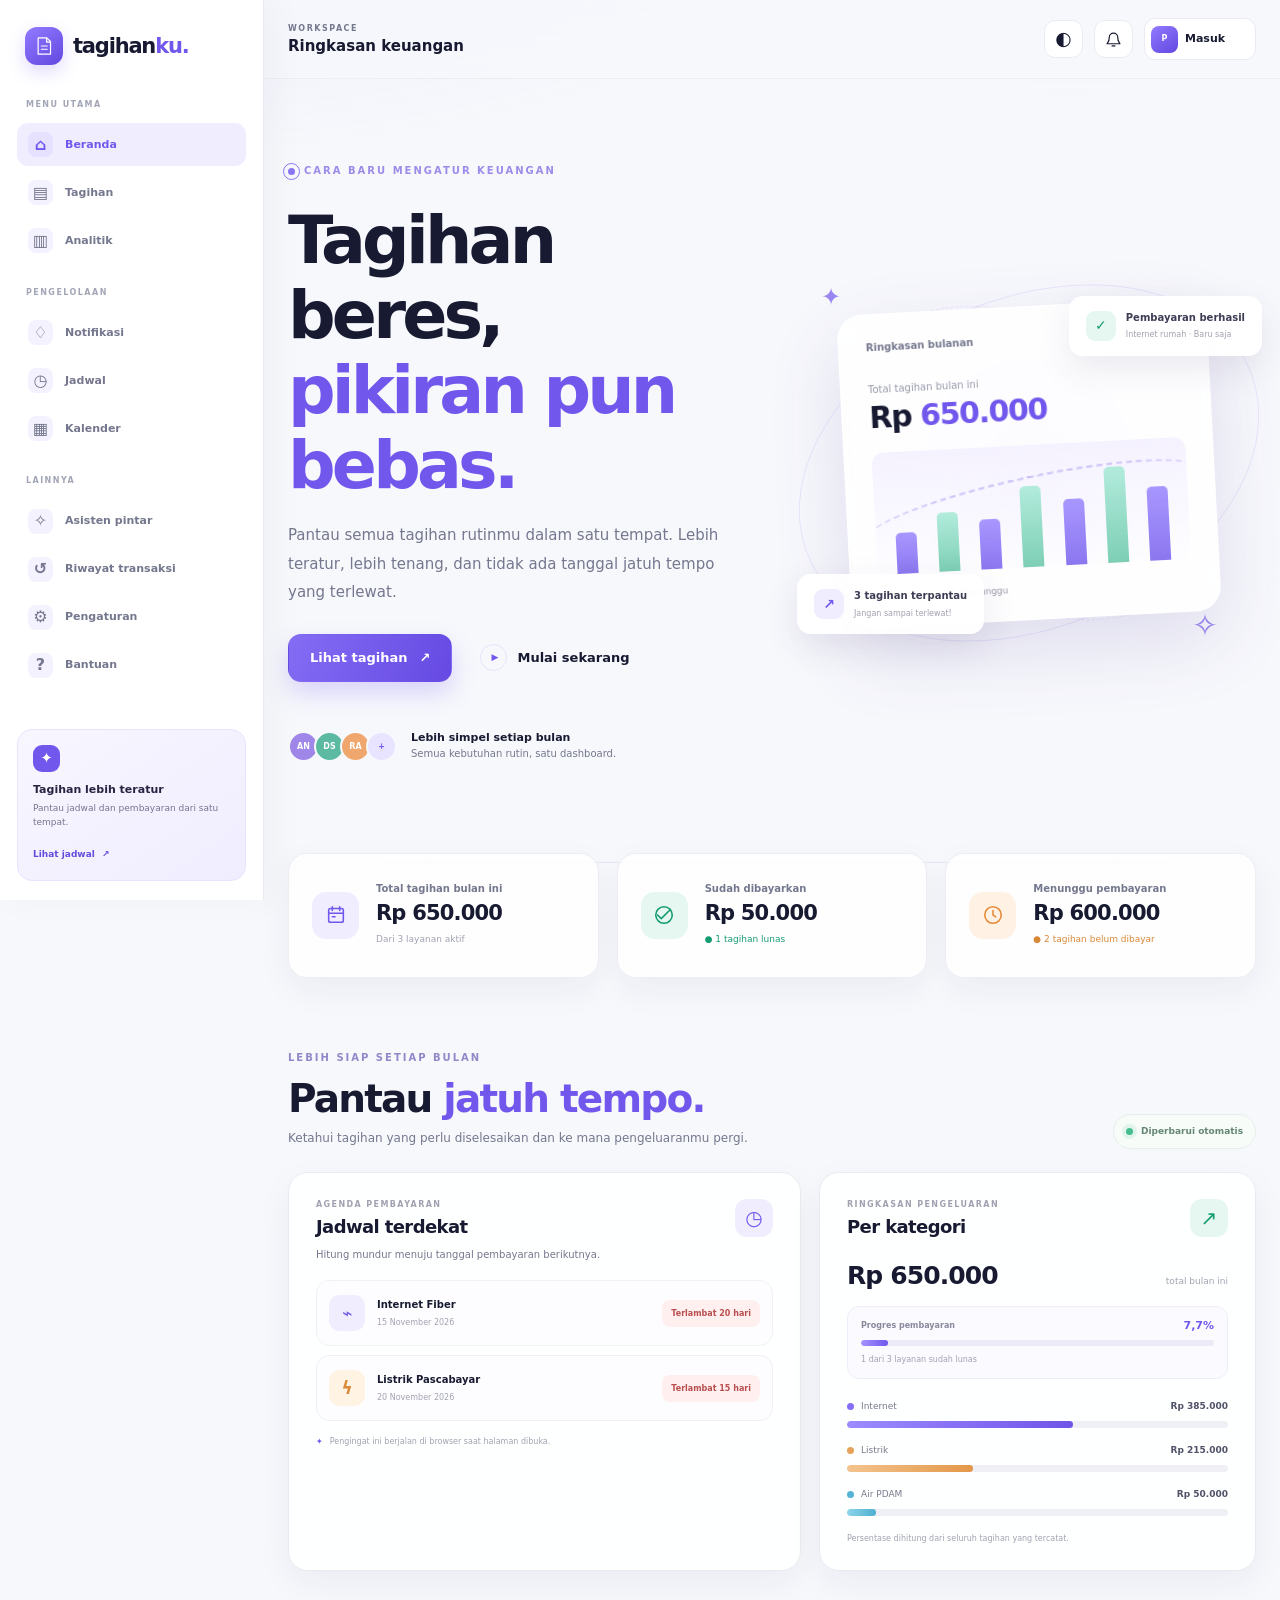
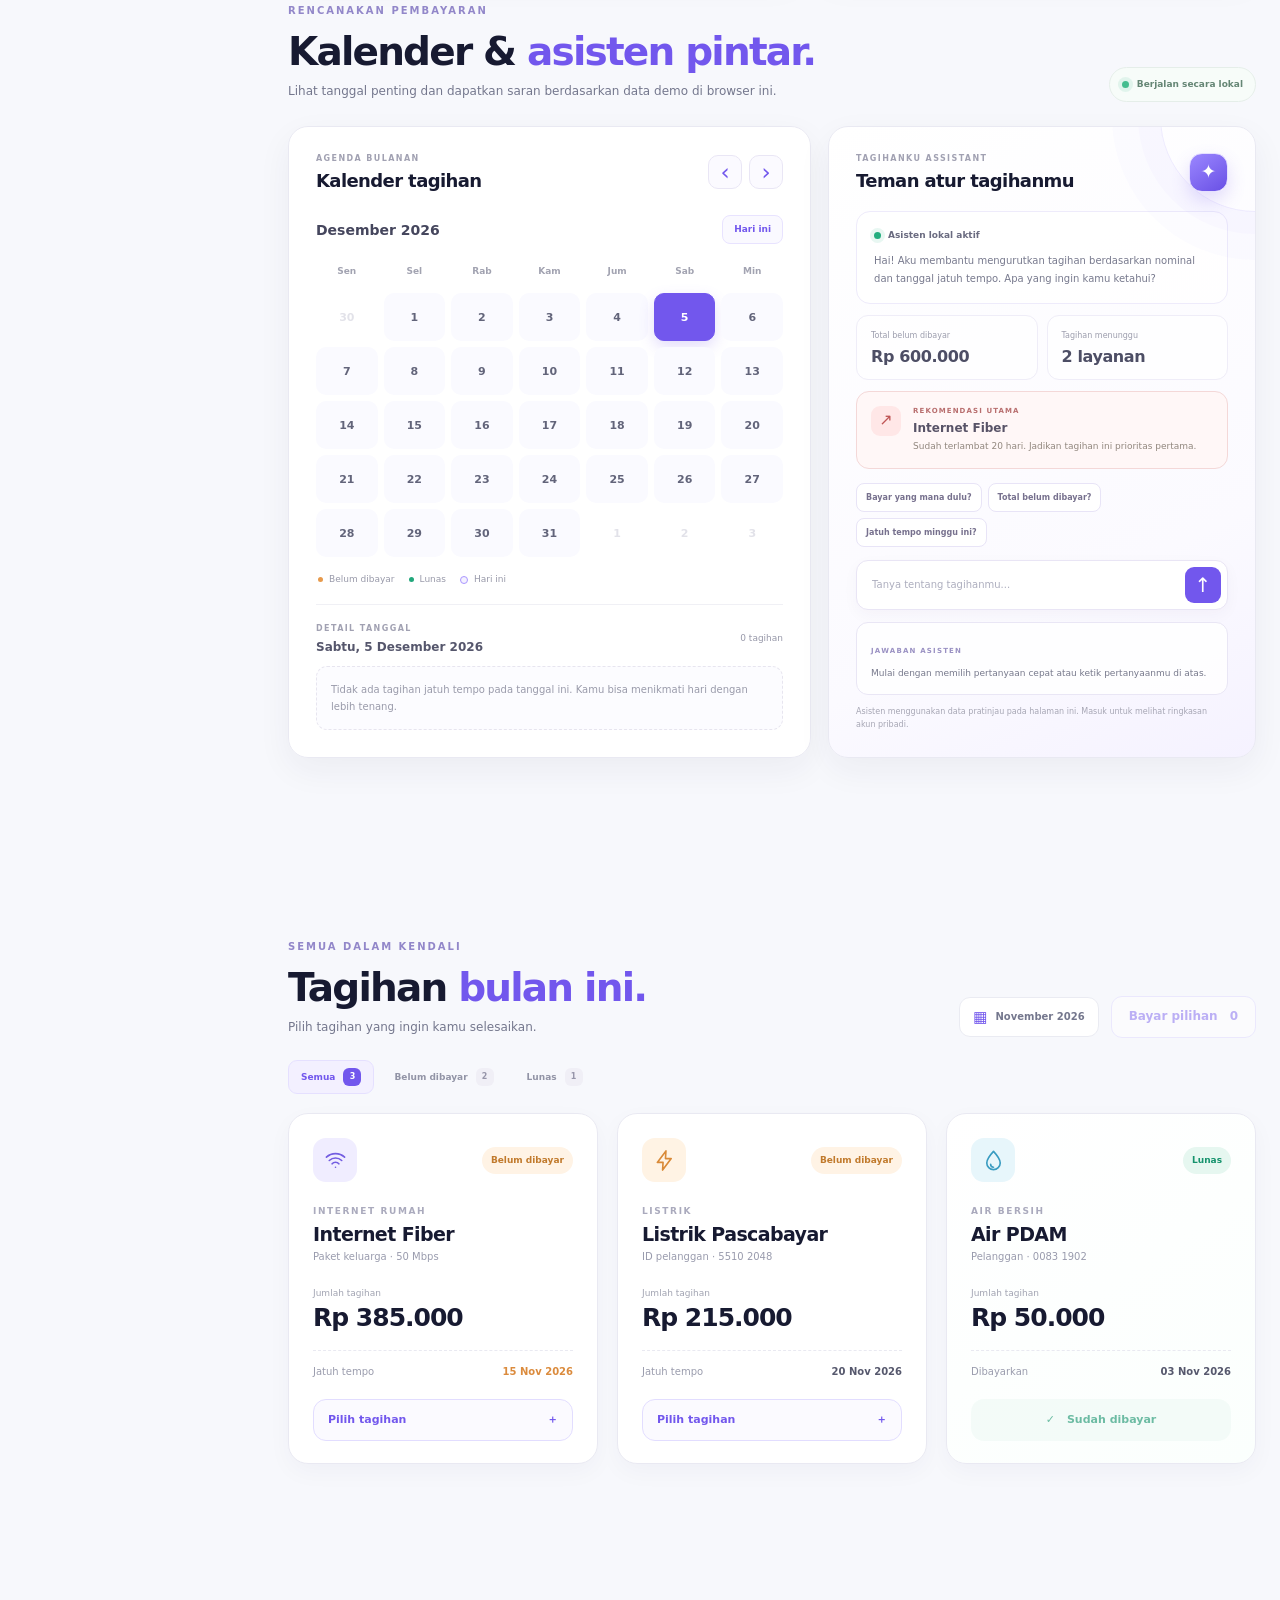
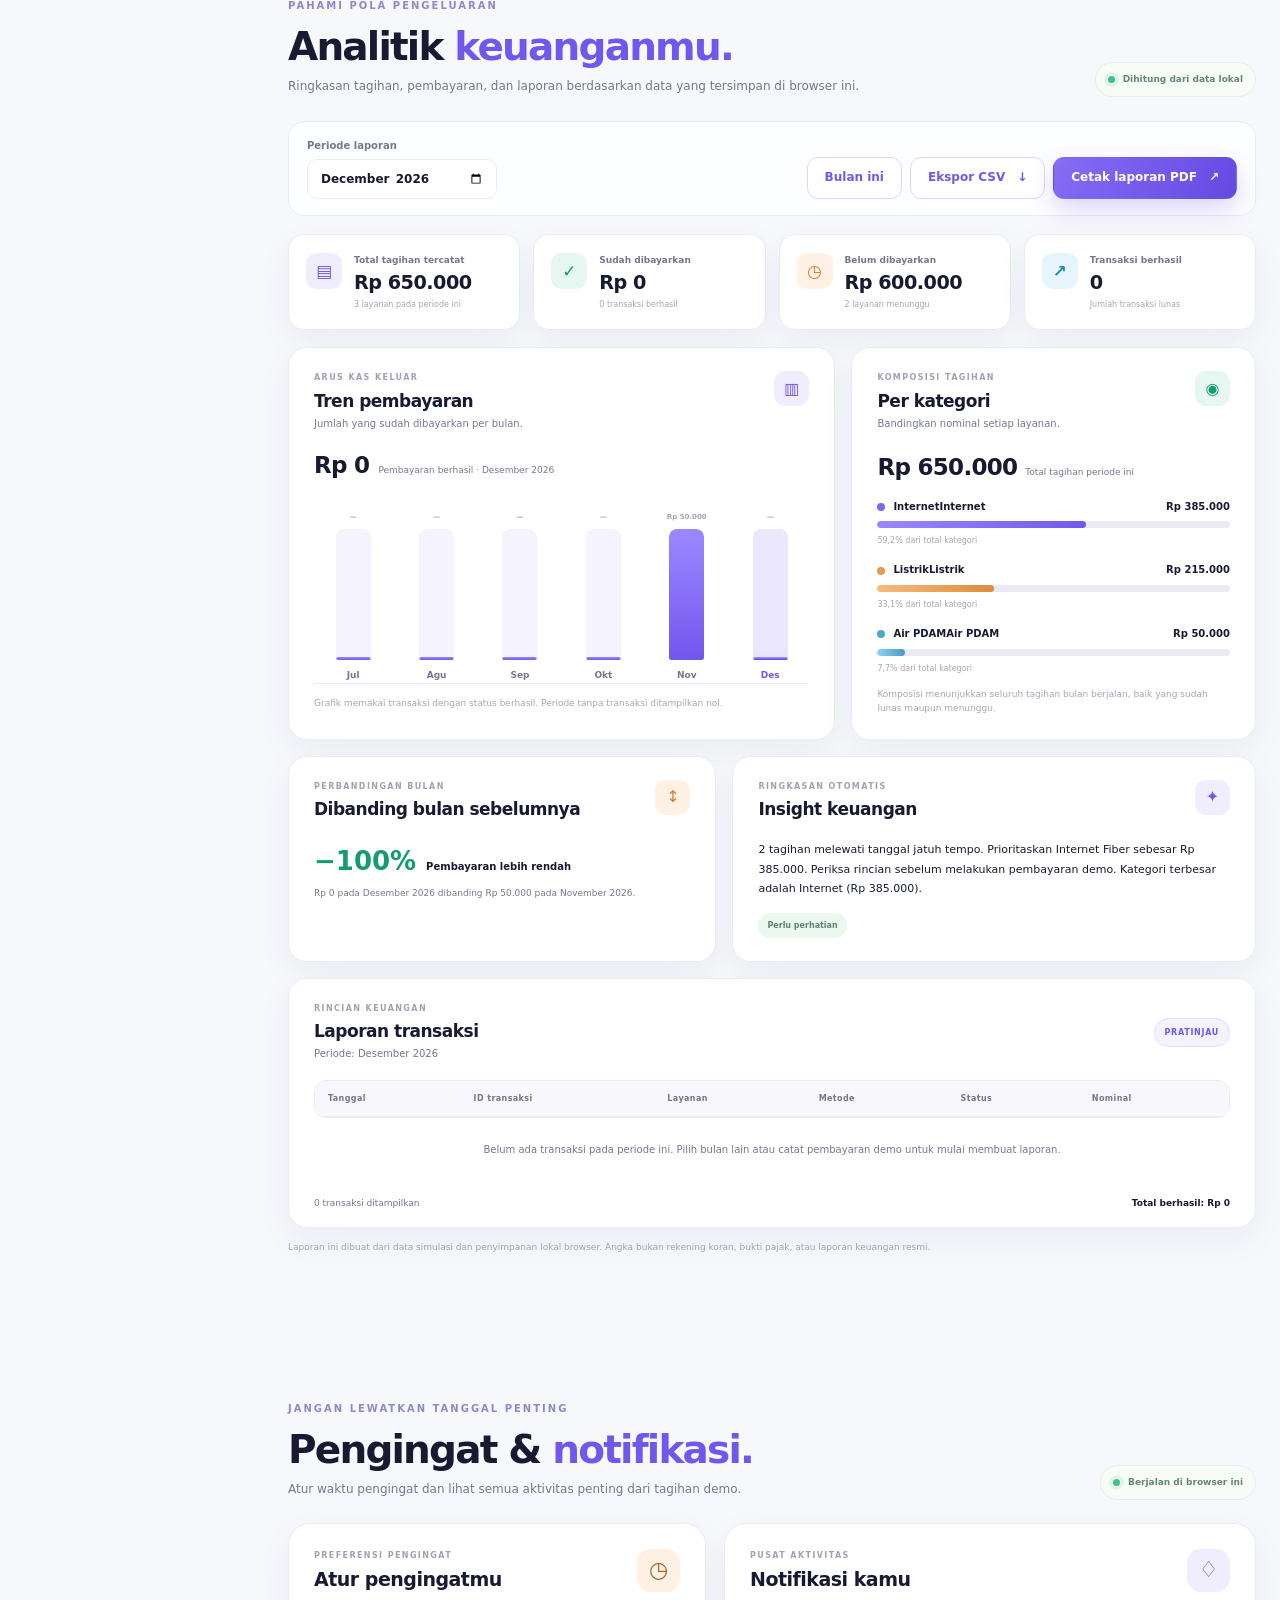
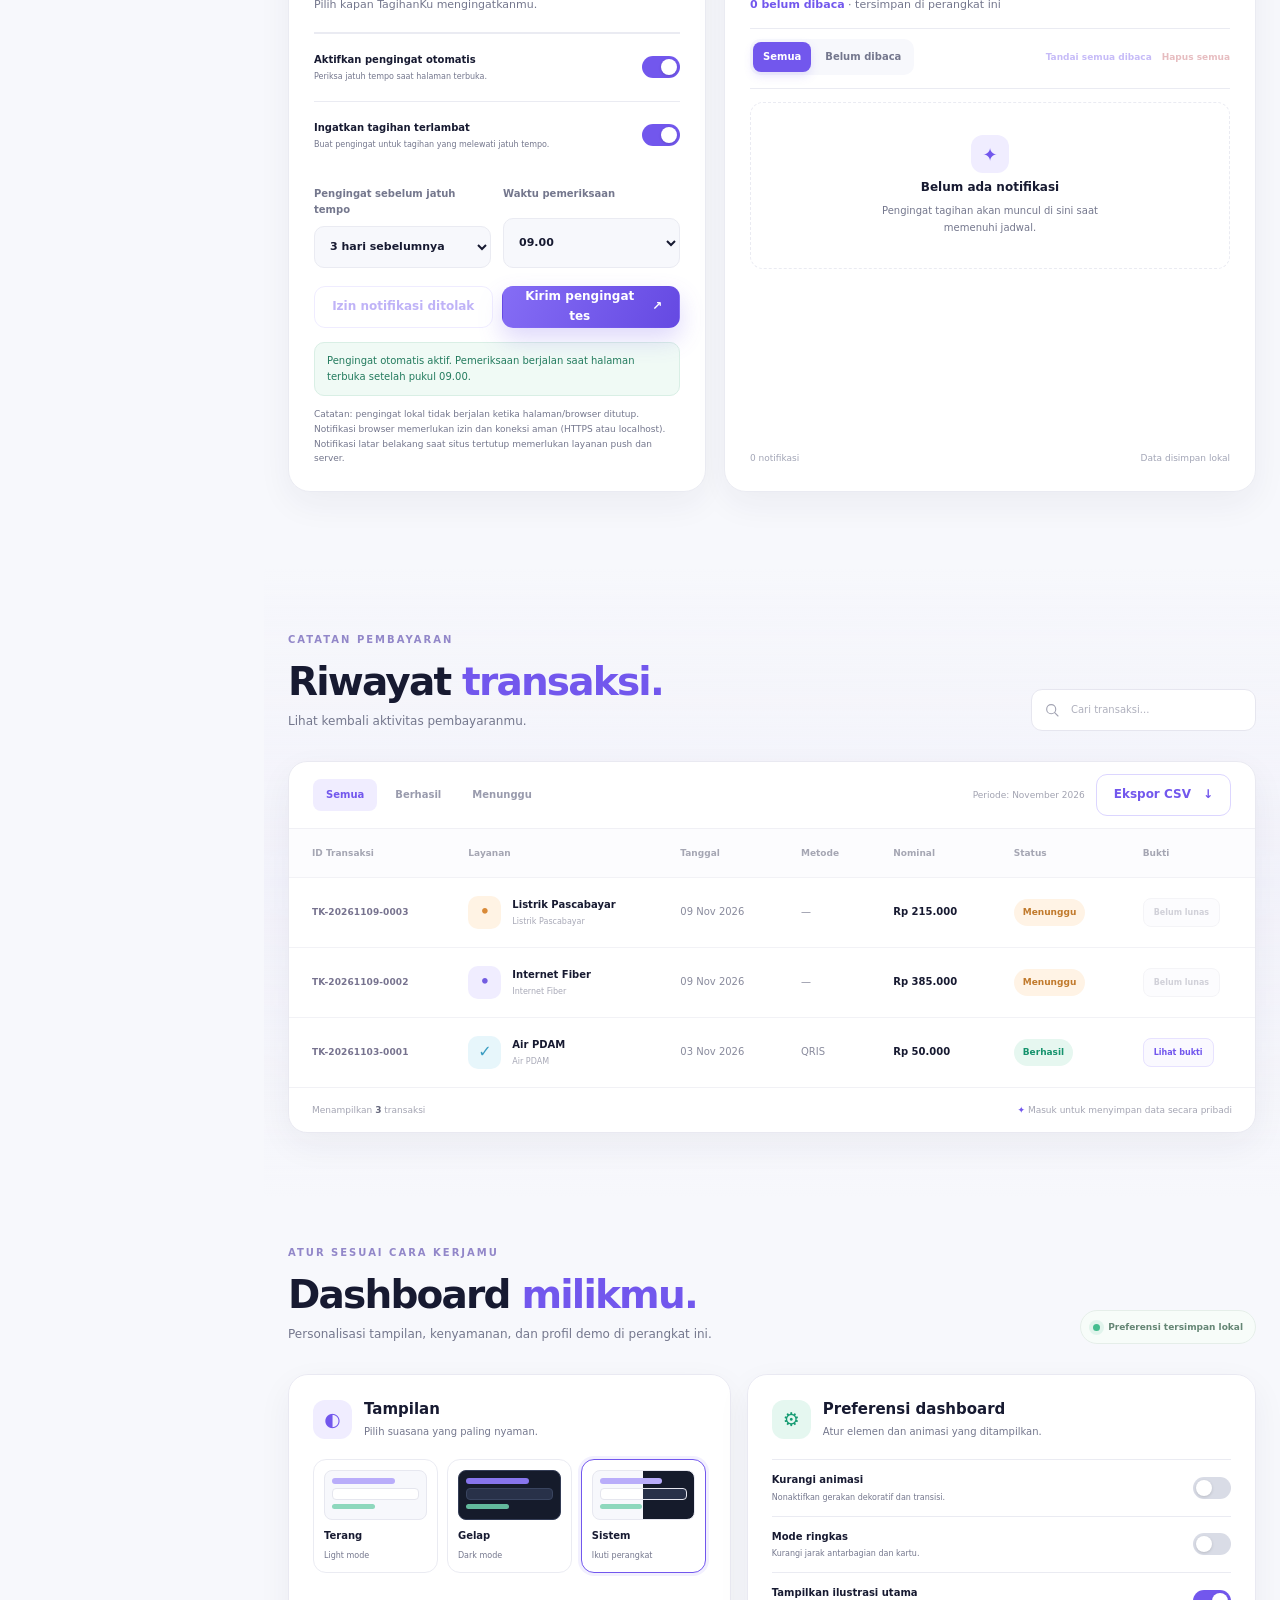
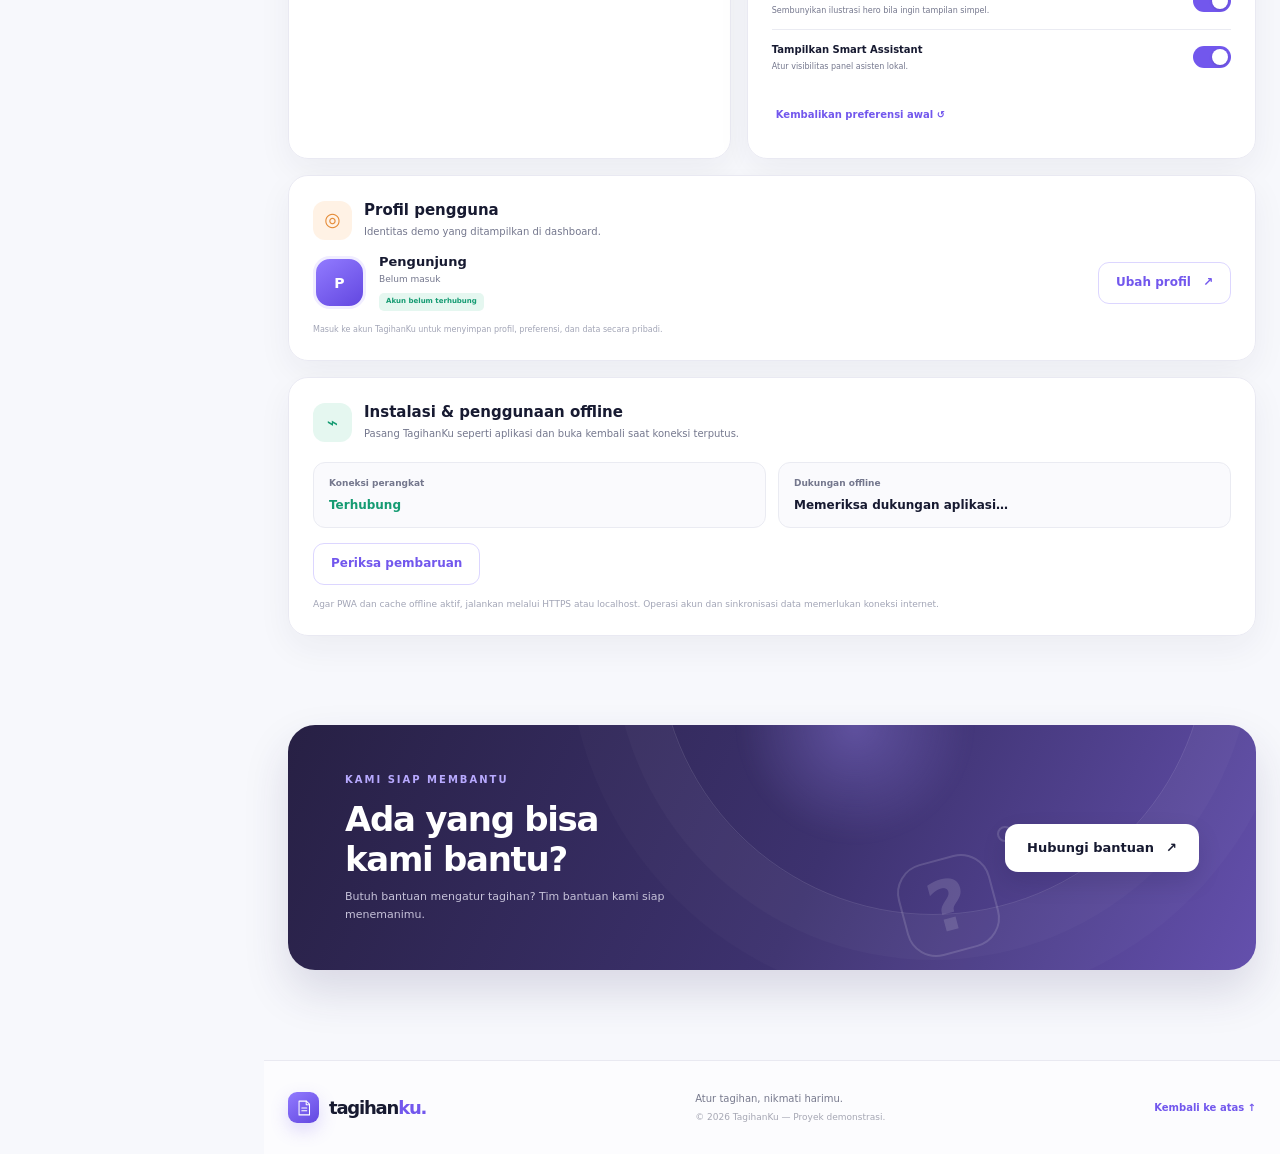
<file: index.html>
<!doctype html>
<html lang="id">
<head>
  <meta charset="utf-8">
  <meta name="viewport" content="width=device-width, initial-scale=1, viewport-fit=cover">
  <meta name="theme-color" content="#f7f8fc" id="app-theme-color">
  <meta name="description" content="TagihanKu membantu mengelola tagihan, pengingat jatuh tempo, analitik, dan laporan keuangan dalam satu dashboard.">
  <meta name="referrer" content="no-referrer">
  <meta http-equiv="Content-Security-Policy" content="default-src 'self'; script-src 'self'; style-src 'self' 'unsafe-inline'; img-src 'self' data:; font-src 'self'; connect-src 'self' https://script.google.com https://script.googleusercontent.com; manifest-src 'self'; worker-src 'self'; object-src 'none'; base-uri 'self'; form-action 'self'">
  <meta name="application-name" content="TagihanKu">
  <meta name="apple-mobile-web-app-capable" content="yes">
  <meta name="apple-mobile-web-app-status-bar-style" content="default">
  <meta name="apple-mobile-web-app-title" content="TagihanKu">
  <title>TagihanKu — Dashboard Pengelolaan Tagihan</title>
  <link rel="icon" type="image/svg+xml" href="favicon.svg">
  <link rel="apple-touch-icon" href="icons/icon-180.png">
  <link rel="manifest" href="manifest.webmanifest">
  <link rel="stylesheet" href="styles.css">
  <script src="backend-config.js" defer></script>
  <script src="backend-client.js" defer></script>
  <script src="script.js" defer></script>
</head>
<body>
  <a class="skip-link" href="#konten">Lewati ke konten</a>
  <noscript><div class="noscript-notice">TagihanKu memerlukan JavaScript untuk menjalankan dashboard demo. Aktifkan JavaScript pada browser, lalu muat ulang halaman.</div></noscript>

  <header class="site-header" id="beranda">
    <div class="container header-inner">
      <a class="brand" href="#beranda" aria-label="TagihanKu, kembali ke beranda">
        <span class="brand-mark" aria-hidden="true">
          <svg viewBox="0 0 40 40" role="img"><path d="M11 7.5h13.2L30 13v19.5H11z"/><path d="M24 7.5V14h6M16 20h9M16 25h9"/></svg>
        </span>
        <span class="brand-name">tagihan<span>ku.</span></span>
      </a>

      <button class="icon-button nav-toggle" id="nav-toggle" type="button" aria-label="Buka menu navigasi" aria-expanded="false" aria-controls="primary-nav">
        <span></span><span></span><span></span>
      </button>

      <div class="header-context" aria-hidden="true">
        <span>WORKSPACE</span>
        <strong>Ringkasan keuangan</strong>
      </div>

      <div class="header-actions">
        <button class="header-icon-button" id="theme-toggle" type="button" aria-label="Aktifkan tema gelap" title="Ganti tema">◐</button>
        <button class="header-icon-button notification-header-button" id="notification-open" type="button" aria-label="Buka notifikasi, 0 belum dibaca" title="Buka pusat notifikasi">
          <svg viewBox="0 0 24 24" aria-hidden="true"><path d="M18 9a6 6 0 0 0-12 0c0 7-3 7-3 9h18c0-2-3-2-3-9ZM10 21h4"/></svg>
          <span class="notification-badge" id="notification-badge" hidden>0</span>
        </button>
        <button class="header-profile-button" id="profile-open" type="button" aria-label="Buka profil pengguna">
          <span class="profile-avatar-mini" id="header-profile-avatar">PD</span>
          <span id="header-profile-label">Masuk</span>
        </button>
      </div>
    </div>
  </header>

  <nav class="primary-nav app-sidebar" id="primary-nav" aria-label="Navigasi utama">
    <a class="brand sidebar-brand" href="#beranda" aria-label="TagihanKu, kembali ke beranda">
      <span class="brand-mark" aria-hidden="true">
        <svg viewBox="0 0 40 40"><path d="M11 7.5h13.2L30 13v19.5H11z"/><path d="M24 7.5V14h6M16 20h9M16 25h9"/></svg>
      </span>
      <span class="brand-name">tagihan<span>ku.</span></span>
    </a>
    <div class="sidebar-section-label">MENU UTAMA</div>
    <a class="nav-link is-active" href="#beranda"><span class="nav-icon" aria-hidden="true">⌂</span><span>Beranda</span></a>
    <a class="nav-link" href="#tagihan"><span class="nav-icon" aria-hidden="true">▤</span><span>Tagihan</span></a>
    <a class="nav-link" href="#analitik"><span class="nav-icon" aria-hidden="true">▥</span><span>Analitik</span></a>
    <div class="sidebar-section-label sidebar-section-spaced">PENGELOLAAN</div>
    <a class="nav-link" href="#notifikasi"><span class="nav-icon" aria-hidden="true">♢</span><span>Notifikasi</span><span class="sidebar-nav-badge" id="sidebar-notification-count" hidden>0</span></a>
    <a class="nav-link" href="#jadwal"><span class="nav-icon" aria-hidden="true">◷</span><span>Jadwal</span></a>
    <a class="nav-link" href="#kalender"><span class="nav-icon" aria-hidden="true">▦</span><span>Kalender</span></a>
    <div class="sidebar-section-label sidebar-section-spaced">LAINNYA</div>
    <a class="nav-link" href="#asisten"><span class="nav-icon" aria-hidden="true">✧</span><span>Asisten pintar</span></a>
    <a class="nav-link" href="#riwayat"><span class="nav-icon" aria-hidden="true">↺</span><span>Riwayat transaksi</span></a>
    <a class="nav-link" href="#preferensi"><span class="nav-icon" aria-hidden="true">⚙</span><span>Pengaturan</span></a>
    <a class="nav-link" href="#bantuan"><span class="nav-icon" aria-hidden="true">?</span><span>Bantuan</span></a>
    <div class="sidebar-footer-card">
      <span class="sidebar-footer-icon" aria-hidden="true">✦</span>
      <strong>Tagihan lebih teratur</strong>
      <p>Pantau jadwal dan pembayaran dari satu tempat.</p>
      <a href="#jadwal">Lihat jadwal <span aria-hidden="true">↗</span></a>
    </div>
  </nav>
  <button class="sidebar-backdrop" id="sidebar-backdrop" type="button" aria-label="Tutup menu navigasi" tabindex="-1"></button>

  <main id="konten">
    <section class="hero-section section-space" aria-labelledby="hero-title">
      <div class="container hero-grid">
        <div class="hero-copy reveal">
          <div class="eyebrow"><span class="eyebrow-pulse"></span> CARA BARU MENGATUR KEUANGAN</div>
          <h1 id="hero-title">Tagihan beres,<br><span>pikiran pun bebas.</span></h1>
          <p class="hero-description">Pantau semua tagihan rutinmu dalam satu tempat. Lebih teratur, lebih tenang, dan tidak ada tanggal jatuh tempo yang terlewat.</p>
          <div class="hero-actions">
            <a class="button button-primary" href="#tagihan">Lihat tagihan <span aria-hidden="true">↗</span></a>
            <button class="text-button js-login" type="button"><span class="play-icon" aria-hidden="true">▶</span> Mulai sekarang</button>
          </div>
          <div class="hero-proof">
            <div class="avatar-stack" aria-hidden="true"><span>AN</span><span>DS</span><span>RA</span><span>+</span></div>
            <p><strong>Lebih simpel setiap bulan</strong><br><span>Semua kebutuhan rutin, satu dashboard.</span></p>
          </div>
        </div>

        <div class="hero-visual reveal" aria-label="Ilustrasi ringkasan tagihan bulanan">
          <div class="visual-orbit orbit-one"></div>
          <div class="visual-orbit orbit-two"></div>
          <div class="visual-spark spark-one">✦</div><div class="visual-spark spark-two">✧</div>
          <div class="floating-note note-top"><span class="note-icon note-green">✓</span><span><strong>Pembayaran berhasil</strong><small>Internet rumah · Baru saja</small></span></div>
          <div class="dashboard-card">
            <div class="dash-card-top"><span>Ringkasan bulanan</span><span class="dash-dots">•••</span></div>
            <div class="dash-total-label">Total tagihan bulan ini</div>
            <div class="dash-total">Rp <span data-count="650000">0</span></div>
            <div class="dash-chart" aria-hidden="true">
              <div class="chart-line"></div>
              <div class="chart-bars"><i style="--bar:38%"></i><i style="--bar:54%"></i><i style="--bar:46%"></i><i style="--bar:74%"></i><i style="--bar:61%"></i><i style="--bar:88%"></i><i style="--bar:68%"></i></div>
            </div>
            <div class="dash-legend"><span><i class="legend-dot purple"></i> Terbayar</span><span><i class="legend-dot mint"></i> Menunggu</span></div>
          </div>
          <div class="floating-note note-bottom"><span class="note-icon note-purple">↗</span><span><strong>3 tagihan terpantau</strong><small>Jangan sampai terlewat!</small></span></div>
          <div class="visual-glow"></div>
        </div>
      </div>
      <div class="hero-bottom-line" aria-hidden="true"></div>
    </section>

    <section class="container stats-section" aria-label="Ringkasan tagihan">
      <article class="stat-card reveal">
        <div class="stat-icon stat-purple"><svg viewBox="0 0 24 24" aria-hidden="true"><rect x="4" y="5" width="16" height="15" rx="2"/><path d="M8 3v4m8-4v4M4 10h16M8 14h3"/></svg></div>
        <div><p>Total tagihan bulan ini</p><h2>Rp <span data-count="650000">0</span></h2><small class="stat-caption">Dari 3 layanan aktif</small></div>
      </article>
      <article class="stat-card reveal">
        <div class="stat-icon stat-green"><svg viewBox="0 0 24 24" aria-hidden="true"><path d="m5 12 4 4L19 6"/><circle cx="12" cy="12" r="9"/></svg></div>
        <div><p>Sudah dibayarkan</p><h2>Rp <span data-count="50000">0</span></h2><small class="stat-caption positive" id="paid-caption">● 1 tagihan lunas</small></div>
      </article>
      <article class="stat-card reveal">
        <div class="stat-icon stat-orange"><svg viewBox="0 0 24 24" aria-hidden="true"><circle cx="12" cy="12" r="9"/><path d="M12 7v5l3 2"/></svg></div>
        <div><p>Menunggu pembayaran</p><h2>Rp <span data-count="600000">0</span></h2><small class="stat-caption warning" id="pending-caption">● 2 tagihan belum dibayar</small></div>
      </article>
    </section>

    <section class="container insights-section" id="jadwal" aria-labelledby="insights-title">
      <div class="section-heading reveal">
        <div><div class="eyebrow eyebrow-muted">LEBIH SIAP SETIAP BULAN</div><h2 id="insights-title">Pantau <span>jatuh tempo.</span></h2><p>Ketahui tagihan yang perlu diselesaikan dan ke mana pengeluaranmu pergi.</p></div>
        <span class="insight-live"><i></i> Diperbarui otomatis</span>
      </div>

      <div class="insights-grid">
        <article class="insight-panel due-panel reveal" aria-labelledby="due-title">
          <div class="insight-panel-head">
            <div><span class="panel-kicker">AGENDA PEMBAYARAN</span><h3 id="due-title">Jadwal terdekat</h3></div>
            <span class="panel-icon panel-icon-purple" aria-hidden="true">◷</span>
          </div>
          <p class="panel-description">Hitung mundur menuju tanggal pembayaran berikutnya.</p>
          <div class="due-list" id="due-list">
            <div class="due-item" data-due-id="internet">
              <span class="due-service-icon service-internet" aria-hidden="true">⌁</span>
              <span class="due-item-copy"><strong>Internet Fiber</strong><small><time datetime="2026-11-15">15 November 2026</time></small></span>
              <span class="due-countdown" data-due-countdown="2026-11-15">6 hari lagi</span>
            </div>
            <div class="due-item" data-due-id="electricity">
              <span class="due-service-icon service-electric" aria-hidden="true">ϟ</span>
              <span class="due-item-copy"><strong>Listrik Pascabayar</strong><small><time datetime="2026-11-20">20 November 2026</time></small></span>
              <span class="due-countdown" data-due-countdown="2026-11-20">11 hari lagi</span>
            </div>
          </div>
          <div class="due-footnote"><span aria-hidden="true">✦</span> Pengingat ini berjalan di browser saat halaman dibuka.</div>
        </article>

        <article class="insight-panel spending-panel reveal" aria-labelledby="spending-title">
          <div class="insight-panel-head">
            <div><span class="panel-kicker">RINGKASAN PENGELUARAN</span><h3 id="spending-title">Per kategori</h3></div>
            <span class="panel-icon panel-icon-green" aria-hidden="true">↗</span>
          </div>
          <div class="spending-total"><strong id="spending-total">Rp 650.000</strong><span>total bulan ini</span></div>
          <div class="payment-progress" aria-label="Progres pembayaran tagihan">
            <div class="payment-progress-head"><span>Progres pembayaran</span><strong id="payment-progress-label">7,7%</strong></div>
            <div class="payment-progress-track"><span id="payment-progress-bar" style="width:7.69%"></span></div>
            <small id="payment-progress-note">1 dari 3 layanan sudah lunas</small>
          </div>
          <div class="spending-bars" id="spending-bars">
            <div class="spending-row" data-spending-id="internet"><div class="spending-label"><span><i class="spending-dot dot-purple"></i>Internet</span><strong>Rp 385.000</strong></div><div class="spending-track"><span class="spending-fill fill-purple" style="width:59.23%"></span></div></div>
            <div class="spending-row" data-spending-id="electricity"><div class="spending-label"><span><i class="spending-dot dot-orange"></i>Listrik</span><strong>Rp 215.000</strong></div><div class="spending-track"><span class="spending-fill fill-orange" style="width:33.08%"></span></div></div>
            <div class="spending-row" data-spending-id="water"><div class="spending-label"><span><i class="spending-dot dot-blue"></i>Air PDAM</span><strong>Rp 50.000</strong></div><div class="spending-track"><span class="spending-fill fill-blue" style="width:7.69%"></span></div></div>
          </div>
          <p class="spending-note">Persentase dihitung dari seluruh tagihan yang tercatat.</p>
        </article>
      </div>
    </section>

    <!-- v1.3: kalender interaktif dan asisten pintar berbasis aturan lokal. -->
    <section class="container planner-section section-space" id="kalender" aria-labelledby="planner-title">
      <div class="section-heading reveal">
        <div><div class="eyebrow eyebrow-muted">RENCANAKAN PEMBAYARAN</div><h2 id="planner-title">Kalender & <span>asisten pintar.</span></h2><p>Lihat tanggal penting dan dapatkan saran berdasarkan data demo di browser ini.</p></div>
        <span class="insight-live"><i></i> Berjalan secara lokal</span>
      </div>

      <div class="planner-grid">
        <article class="planner-panel calendar-panel reveal" aria-labelledby="calendar-title">
          <div class="planner-panel-head">
            <div><span class="panel-kicker">AGENDA BULANAN</span><h3 id="calendar-title">Kalender tagihan</h3></div>
            <div class="calendar-controls">
              <button class="calendar-nav" id="calendar-prev" type="button" aria-label="Bulan sebelumnya">‹</button>
              <button class="calendar-nav" id="calendar-next" type="button" aria-label="Bulan berikutnya">›</button>
            </div>
          </div>
          <div class="calendar-month-row"><strong id="calendar-month-label">November 2026</strong><button class="calendar-today" id="calendar-today" type="button">Hari ini</button></div>
          <div class="calendar-weekdays" role="row" aria-label="Hari dalam seminggu">
            <span>Sen</span><span>Sel</span><span>Rab</span><span>Kam</span><span>Jum</span><span>Sab</span><span>Min</span>
          </div>
          <div class="calendar-grid" id="calendar-grid" role="grid" aria-label="Kalender tagihan"></div>
          <div class="calendar-legend" aria-label="Keterangan kalender">
            <span><i class="legend-pending"></i> Belum dibayar</span><span><i class="legend-paid"></i> Lunas</span><span><i class="legend-today"></i> Hari ini</span>
          </div>
          <div class="calendar-events" aria-live="polite">
            <div class="calendar-events-head"><div><span class="panel-kicker">DETAIL TANGGAL</span><h4 id="calendar-selected-label">Senin, 9 November 2026</h4></div><span class="calendar-event-count" id="calendar-event-count">0 tagihan</span></div>
            <div id="calendar-events-list" class="calendar-events-list"><p class="calendar-empty">Tidak ada tagihan jatuh tempo pada tanggal ini.</p></div>
          </div>
        </article>

        <article class="planner-panel assistant-panel reveal" id="asisten" aria-labelledby="assistant-title">
          <div class="planner-panel-head">
            <div><span class="panel-kicker">TAGIHANKU ASSISTANT</span><h3 id="assistant-title">Teman atur tagihanmu</h3></div>
            <span class="assistant-avatar" aria-hidden="true">✦</span>
          </div>
          <div class="assistant-welcome">
            <div class="assistant-status"><i></i> Asisten lokal aktif</div>
            <p>Hai! Aku membantu mengurutkan tagihan berdasarkan nominal dan tanggal jatuh tempo. Apa yang ingin kamu ketahui?</p>
          </div>
          <div class="assistant-overview" aria-label="Ringkasan oleh asisten">
            <div><span>Total belum dibayar</span><strong id="assistant-pending-total">Rp 600.000</strong></div>
            <div><span>Tagihan menunggu</span><strong id="assistant-pending-count">2 layanan</strong></div>
          </div>
          <div class="assistant-priority" id="assistant-priority" aria-live="polite">
            <span class="priority-icon" aria-hidden="true">↗</span>
            <div><small>REKOMENDASI UTAMA</small><strong id="assistant-priority-title">Internet Fiber</strong><p id="assistant-priority-description">Jatuh tempo paling dekat. Siapkan pembayaran sebelum tanggal 15 November.</p></div>
          </div>
          <div class="assistant-questions" role="group" aria-label="Pertanyaan cepat">
            <button type="button" data-ask="Tagihan mana yang harus saya bayar dulu?">Bayar yang mana dulu?</button>
            <button type="button" data-ask="Berapa total tagihan saya yang belum dibayar?">Total belum dibayar?</button>
            <button type="button" data-ask="Tagihan apa yang jatuh tempo minggu ini?">Jatuh tempo minggu ini?</button>
          </div>
          <form class="assistant-form" id="assistant-form">
            <label class="sr-only" for="assistant-question">Tulis pertanyaan tentang tagihan</label>
            <input id="assistant-question" name="question" type="text" maxlength="180" placeholder="Tanya tentang tagihanmu..." autocomplete="off" required>
            <button type="submit" aria-label="Kirim pertanyaan">↑</button>
          </form>
          <div class="assistant-answer" id="assistant-answer" role="status" aria-live="polite"><span class="answer-label">JAWABAN ASISTEN</span><p>Mulai dengan memilih pertanyaan cepat atau ketik pertanyaanmu di atas.</p></div>
          <p class="assistant-disclaimer">Asisten menggunakan data pratinjau pada halaman ini. Masuk untuk melihat ringkasan akun pribadi.</p>
        </article>
      </div>
    </section>

    <section class="container bills-section section-space" id="tagihan" aria-labelledby="bills-title">
      <div class="section-heading reveal">
        <div><div class="eyebrow eyebrow-muted">SEMUA DALAM KENDALI</div><h2 id="bills-title">Tagihan <span>bulan ini.</span></h2><p>Pilih tagihan yang ingin kamu selesaikan.</p></div>
        <div class="bill-heading-actions"><span class="month-pill"><span aria-hidden="true">▦</span> November 2026</span><button class="button button-outline button-small pay-selected" type="button" disabled>Bayar pilihan <span class="selection-count">0</span></button></div>
      </div>

      <div class="bill-filters" role="group" aria-label="Filter daftar tagihan">
        <button class="bill-filter is-current" type="button" data-bill-filter="all" aria-pressed="true">Semua <span>3</span></button>
        <button class="bill-filter" type="button" data-bill-filter="pending" aria-pressed="false">Belum dibayar <span>2</span></button>
        <button class="bill-filter" type="button" data-bill-filter="paid" aria-pressed="false">Lunas <span>1</span></button>
      </div>
      <div class="bill-grid">
        <article class="bill-card reveal" data-bill-id="internet" data-amount="385000" data-status="pending">
          <div class="bill-card-head"><div class="service-logo service-internet"><svg viewBox="0 0 24 24" aria-hidden="true"><path d="M2.5 8.5a14 14 0 0 1 19 0M5.5 12a9.5 9.5 0 0 1 13 0M8.5 15.5a4.5 4.5 0 0 1 7 0M12 19h.01"/></svg></div><span class="status status-pending">Belum dibayar</span></div>
          <div class="bill-provider">INTERNET RUMAH</div><h3>Internet Fiber</h3><p class="bill-meta">Paket keluarga · 50 Mbps</p>
          <div class="bill-amount-label">Jumlah tagihan</div><div class="bill-amount">Rp 385.000</div>
          <div class="bill-divider"></div><div class="bill-due"><span>Jatuh tempo</span><strong class="due-soon">15 Nov 2026</strong></div>
          <button class="button button-select select-bill" type="button" data-id="internet" aria-pressed="false">Pilih tagihan <span aria-hidden="true">＋</span></button>
        </article>

        <article class="bill-card reveal" data-bill-id="electricity" data-amount="215000" data-status="pending">
          <div class="bill-card-head"><div class="service-logo service-electric"><svg viewBox="0 0 24 24" aria-hidden="true"><path d="m13.5 2-9 12h6l-.5 8 9-12h-6z"/></svg></div><span class="status status-pending">Belum dibayar</span></div>
          <div class="bill-provider">LISTRIK</div><h3>Listrik Pascabayar</h3><p class="bill-meta">ID pelanggan · 5510 2048</p>
          <div class="bill-amount-label">Jumlah tagihan</div><div class="bill-amount">Rp 215.000</div>
          <div class="bill-divider"></div><div class="bill-due"><span>Jatuh tempo</span><strong>20 Nov 2026</strong></div>
          <button class="button button-select select-bill" type="button" data-id="electricity" aria-pressed="false">Pilih tagihan <span aria-hidden="true">＋</span></button>
        </article>

        <article class="bill-card bill-paid reveal" data-bill-id="water" data-amount="50000" data-status="paid">
          <div class="bill-card-head"><div class="service-logo service-water"><svg viewBox="0 0 24 24" aria-hidden="true"><path d="M12 2.5S5 10 5 14.5a7 7 0 0 0 14 0C19 10 12 2.5 12 2.5Z"/><path d="M9 16a3 3 0 0 0 3 3"/></svg></div><span class="status status-paid">Lunas</span></div>
          <div class="bill-provider">AIR BERSIH</div><h3>Air PDAM</h3><p class="bill-meta">Pelanggan · 0083 1902</p>
          <div class="bill-amount-label">Jumlah tagihan</div><div class="bill-amount">Rp 50.000</div>
          <div class="bill-divider"></div><div class="bill-due"><span>Dibayarkan</span><strong class="paid-date">03 Nov 2026</strong></div>
          <button class="button button-paid" type="button" disabled><span aria-hidden="true">✓</span> Sudah dibayar</button>
        </article>
      </div>

      <div class="selection-bar" id="selection-bar" aria-live="polite">
        <div><span class="selection-bar-icon">✓</span><span><strong><span class="selection-count">0</span> tagihan dipilih</strong><small>Pembayaran simulasi — tidak ada uang yang dipotong.</small></span></div>
        <button class="button button-primary pay-selected" type="button" disabled>Lanjut bayar <span aria-hidden="true">→</span></button>
      </div>
    </section>


    <!-- v1.5: analitik pengeluaran dan laporan keuangan dari transaksi demo. -->
    <section class="container analytics-section section-space" id="analitik" aria-labelledby="analytics-title">
      <div class="section-heading reveal">
        <div>
          <div class="eyebrow eyebrow-muted">PAHAMI POLA PENGELUARAN</div>
          <h2 id="analytics-title">Analitik <span>keuanganmu.</span></h2>
          <p>Ringkasan tagihan, pembayaran, dan laporan berdasarkan data yang tersimpan di browser ini.</p>
        </div>
        <span class="insight-live"><i></i> Dihitung dari data lokal</span>
      </div>

      <div class="analytics-toolbar reveal" aria-label="Kontrol laporan analitik">
        <label class="analytics-month-control" for="analytics-month">
          <span>Periode laporan</span>
          <input id="analytics-month" type="month" aria-label="Pilih bulan laporan">
        </label>
        <div class="analytics-actions">
          <button class="button button-outline button-small" id="analytics-current-month" type="button">Bulan ini</button>
          <button class="button button-outline button-small" id="analytics-export" type="button">Ekspor CSV <span aria-hidden="true">↓</span></button>
          <button class="button button-primary button-small" id="analytics-print" type="button">Cetak laporan PDF <span aria-hidden="true">↗</span></button>
        </div>
      </div>

      <div class="analytics-kpis" aria-label="Indikator keuangan periode terpilih">
        <article class="analytics-kpi analytics-kpi-purple reveal">
          <span class="analytics-kpi-icon" aria-hidden="true">▤</span>
          <div><span>Total tagihan tercatat</span><strong id="analytics-total-billed">Rp 650.000</strong><small id="analytics-billed-caption">3 layanan pada periode ini</small></div>
        </article>
        <article class="analytics-kpi analytics-kpi-green reveal">
          <span class="analytics-kpi-icon" aria-hidden="true">✓</span>
          <div><span>Sudah dibayarkan</span><strong id="analytics-total-paid">Rp 50.000</strong><small id="analytics-paid-caption">1 transaksi berhasil</small></div>
        </article>
        <article class="analytics-kpi analytics-kpi-orange reveal">
          <span class="analytics-kpi-icon" aria-hidden="true">◷</span>
          <div><span>Belum dibayarkan</span><strong id="analytics-total-pending">Rp 600.000</strong><small id="analytics-pending-caption">2 layanan menunggu</small></div>
        </article>
        <article class="analytics-kpi analytics-kpi-blue reveal">
          <span class="analytics-kpi-icon" aria-hidden="true">↗</span>
          <div><span>Transaksi berhasil</span><strong id="analytics-transaction-count">1</strong><small>Jumlah transaksi lunas</small></div>
        </article>
      </div>

      <div class="analytics-main-grid">
        <article class="analytics-panel analytics-trend-panel reveal" aria-labelledby="analytics-trend-title">
          <div class="analytics-panel-heading">
            <div><span class="panel-kicker">ARUS KAS KELUAR</span><h3 id="analytics-trend-title">Tren pembayaran</h3><p>Jumlah yang sudah dibayarkan per bulan.</p></div>
            <span class="analytics-panel-icon analytics-icon-purple" aria-hidden="true">▥</span>
          </div>
          <div class="analytics-chart-summary"><strong id="analytics-trend-total">Rp 50.000</strong><span id="analytics-trend-caption">Pembayaran pada periode terpilih</span></div>
          <div class="analytics-bar-chart" id="analytics-month-chart" role="img" aria-label="Grafik pembayaran enam bulan terakhir"></div>
          <p class="analytics-chart-footnote" id="analytics-chart-note">Grafik memakai transaksi dengan status berhasil. Bulan tanpa transaksi ditampilkan nol.</p>
        </article>

        <article class="analytics-panel analytics-category-panel reveal" aria-labelledby="analytics-category-title">
          <div class="analytics-panel-heading">
            <div><span class="panel-kicker">KOMPOSISI TAGIHAN</span><h3 id="analytics-category-title">Per kategori</h3><p>Bandingkan nominal setiap layanan.</p></div>
            <span class="analytics-panel-icon analytics-icon-green" aria-hidden="true">◉</span>
          </div>
          <div class="analytics-category-total"><strong id="analytics-category-total">Rp 650.000</strong><span id="analytics-category-caption">Total tagihan periode ini</span></div>
          <div class="analytics-category-list" id="analytics-category-list">
            <p class="analytics-empty-inline">Belum ada data kategori untuk periode ini.</p>
          </div>
          <p class="analytics-chart-footnote" id="analytics-category-note">Kategori bulan berjalan dihitung dari tagihan yang tercatat.</p>
        </article>
      </div>

      <div class="analytics-insight-grid">
        <article class="analytics-panel analytics-compare-panel reveal" aria-labelledby="analytics-compare-title">
          <div class="analytics-panel-heading">
            <div><span class="panel-kicker">PERBANDINGAN BULAN</span><h3 id="analytics-compare-title">Dibanding bulan sebelumnya</h3></div>
            <span class="analytics-panel-icon analytics-icon-orange" aria-hidden="true">↕</span>
          </div>
          <div class="analytics-compare-value"><strong id="analytics-compare-delta">—</strong><span id="analytics-compare-status">Belum cukup data untuk perbandingan.</span></div>
          <p id="analytics-compare-description">Perbandingan menggunakan transaksi yang berhasil pada dua periode berturut-turut.</p>
        </article>
        <article class="analytics-panel analytics-insight-panel reveal" aria-labelledby="analytics-insight-title">
          <div class="analytics-panel-heading">
            <div><span class="panel-kicker">RINGKASAN OTOMATIS</span><h3 id="analytics-insight-title">Insight keuangan</h3></div>
            <span class="analytics-panel-icon analytics-icon-purple" aria-hidden="true">✦</span>
          </div>
          <p id="analytics-insight-text" class="analytics-insight-text">Ringkasan akan diperbarui mengikuti transaksi dan tagihan demo.</p>
          <span class="analytics-insight-tag" id="analytics-insight-tag">Analisis lokal</span>
        </article>
      </div>

      <article class="analytics-panel analytics-report-panel reveal" id="analytics-report" aria-labelledby="analytics-report-title">
        <div class="analytics-panel-heading analytics-report-heading">
          <div><span class="panel-kicker">RINCIAN KEUANGAN</span><h3 id="analytics-report-title">Laporan transaksi</h3><p id="analytics-report-period">Rincian periode terpilih.</p></div>
          <span class="report-demo-label">PRATINJAU</span>
        </div>
        <div class="analytics-report-table-wrap">
          <table class="analytics-report-table">
            <thead><tr><th scope="col">Tanggal</th><th scope="col">ID transaksi</th><th scope="col">Layanan</th><th scope="col">Metode</th><th scope="col">Status</th><th scope="col">Nominal</th></tr></thead>
            <tbody id="analytics-report-body"></tbody>
          </table>
        </div>
        <p class="analytics-report-empty" id="analytics-report-empty" hidden>Belum ada transaksi pada periode ini. Pilih bulan lain atau catat pembayaran demo untuk mulai membuat laporan.</p>
        <div class="analytics-report-footer"><span id="analytics-report-count">0 transaksi ditampilkan</span><strong id="analytics-report-total">Total berhasil: Rp 0</strong></div>
      </article>
      <p class="analytics-disclaimer">Laporan ini dibuat dari data simulasi dan penyimpanan lokal browser. Angka bukan rekening koran, bukti pajak, atau laporan keuangan resmi.</p>
    </section>

    <!-- v1.6: pusat notifikasi dan pengingat lokal. Pemeriksaan hanya aktif saat halaman dibuka. -->
    <section class="container notifications-section section-space" id="notifikasi" aria-labelledby="notifications-title">
      <div class="section-heading reveal">
        <div><div class="eyebrow eyebrow-muted">JANGAN LEWATKAN TANGGAL PENTING</div><h2 id="notifications-title">Pengingat & <span>notifikasi.</span></h2><p>Atur waktu pengingat dan lihat semua aktivitas penting dari tagihan demo.</p></div>
        <span class="insight-live"><i></i> Berjalan di browser ini</span>
      </div>

      <div class="notifications-layout">
        <article class="notification-panel reminder-settings-panel reveal" aria-labelledby="reminder-settings-title">
          <div class="notification-panel-heading">
            <div><span class="panel-kicker">PREFERENSI PENGINGAT</span><h3 id="reminder-settings-title">Atur pengingatmu</h3><p>Pilih kapan TagihanKu mengingatkanmu.</p></div>
            <span class="notification-panel-icon" aria-hidden="true">◷</span>
          </div>
          <div class="notification-switches">
            <label class="settings-switch-row" for="pref-reminders"><span><strong>Aktifkan pengingat otomatis</strong><small>Periksa jatuh tempo saat halaman terbuka.</small></span><input class="switch-input" id="pref-reminders" type="checkbox" checked><i class="switch-track" aria-hidden="true"></i></label>
            <label class="settings-switch-row" for="pref-overdue-reminders"><span><strong>Ingatkan tagihan terlambat</strong><small>Buat pengingat untuk tagihan yang melewati jatuh tempo.</small></span><input class="switch-input" id="pref-overdue-reminders" type="checkbox" checked><i class="switch-track" aria-hidden="true"></i></label>
          </div>
          <div class="reminder-control-grid">
            <label class="reminder-field" for="reminder-lead-days"><span>Pengingat sebelum jatuh tempo</span><select id="reminder-lead-days"><option value="1">1 hari sebelumnya</option><option value="3" selected>3 hari sebelumnya</option><option value="7">7 hari sebelumnya</option></select></label>
            <label class="reminder-field" for="reminder-time"><span>Waktu pemeriksaan</span><select id="reminder-time"><option value="08:00">08.00</option><option value="09:00" selected>09.00</option><option value="12:00">12.00</option><option value="18:00">18.00</option></select></label>
          </div>
          <div class="reminder-setting-actions">
            <button class="button button-outline button-small" id="browser-notification-enable" type="button">Aktifkan notifikasi browser</button>
            <button class="button button-primary button-small" id="test-reminder" type="button">Kirim pengingat tes <span aria-hidden="true">↗</span></button>
          </div>
          <p class="notification-setting-status" id="reminder-status-label" role="status">Pengingat otomatis aktif. Pemeriksaan berjalan saat halaman terbuka setelah pukul 09.00.</p>
          <p class="notification-disclaimer">Catatan: pengingat lokal tidak berjalan ketika halaman/browser ditutup. Notifikasi browser memerlukan izin dan koneksi aman (HTTPS atau localhost). Notifikasi latar belakang saat situs tertutup memerlukan layanan push dan server.</p>
        </article>

        <article class="notification-panel notification-center-panel reveal" aria-labelledby="notification-center-title">
          <div class="notification-panel-heading notification-center-heading">
            <div><span class="panel-kicker">PUSAT AKTIVITAS</span><h3 id="notification-center-title">Notifikasi kamu</h3><p><strong id="notification-unread-count">0 belum dibaca</strong> · tersimpan di perangkat ini</p></div>
            <span class="notification-panel-icon notification-panel-icon-purple" aria-hidden="true">♢</span>
          </div>
          <div class="notification-toolbar">
            <div class="notification-filters" role="group" aria-label="Filter notifikasi">
              <button class="notification-filter is-current" type="button" data-notification-filter="all" aria-pressed="true">Semua</button>
              <button class="notification-filter" type="button" data-notification-filter="unread" aria-pressed="false">Belum dibaca</button>
            </div>
            <div class="notification-actions"><button class="text-button" id="mark-all-notifications-read" type="button">Tandai semua dibaca</button><button class="text-button notification-clear" id="clear-notifications" type="button">Hapus semua</button></div>
          </div>
          <div class="notification-list" id="notification-list" aria-live="polite" aria-relevant="additions text">
            <div class="notification-empty"><span aria-hidden="true">✦</span><strong>Belum ada notifikasi</strong><p>Pengingat tagihan akan muncul di sini saat memenuhi jadwal.</p></div>
          </div>
          <div class="notification-center-footer"><span id="notification-total-count">0 notifikasi</span><span>Data disimpan lokal</span></div>
        </article>
      </div>
    </section>

    <section class="history-section section-space" id="riwayat" aria-labelledby="history-title">
      <div class="container">
        <div class="section-heading reveal">
          <div><div class="eyebrow eyebrow-muted">CATATAN PEMBAYARAN</div><h2 id="history-title">Riwayat <span>transaksi.</span></h2><p>Lihat kembali aktivitas pembayaranmu.</p></div>
          <label class="search-box"><svg viewBox="0 0 24 24" aria-hidden="true"><circle cx="10.8" cy="10.8" r="6.8"/><path d="m16 16 5 5"/></svg><input type="search" id="history-search" placeholder="Cari transaksi..." aria-label="Cari transaksi"></label>
        </div>
        <div class="history-panel reveal">
          <div class="history-toolbar"><div class="filter-tabs" role="group" aria-label="Filter transaksi"><button class="filter-tab is-current" type="button" data-filter="all" aria-pressed="true">Semua</button><button class="filter-tab" type="button" data-filter="paid" aria-pressed="false">Berhasil</button><button class="filter-tab" type="button" data-filter="pending" aria-pressed="false">Menunggu</button></div><div class="history-tools"><span class="history-period">Periode: November 2026</span><button class="button button-outline button-small" id="export-history" type="button">Ekspor CSV <span aria-hidden="true">↓</span></button><button class="text-button history-reset" id="reset-demo" type="button">Reset demo</button></div></div>
          <div class="table-wrap"><table class="history-table"><thead><tr><th scope="col">ID Transaksi</th><th scope="col">Layanan</th><th scope="col">Tanggal</th><th scope="col">Metode</th><th scope="col">Nominal</th><th scope="col">Status</th><th scope="col">Bukti</th></tr></thead><tbody id="history-body"></tbody></table></div>
          <p class="empty-state" id="empty-state" hidden>Tidak ada transaksi yang cocok dengan pencarianmu.</p>
          <div class="history-foot"><span>Menampilkan <strong id="visible-count">3</strong> transaksi</span><span class="secure-note"><span>✦</span> Masuk untuk menyimpan data secara pribadi</span></div>
        </div>
      </div>
    </section>

    <section class="container settings-section section-space" id="preferensi" aria-labelledby="settings-title">
      <div class="section-heading reveal">
        <div><div class="eyebrow eyebrow-muted">ATUR SESUAI CARA KERJAMU</div><h2 id="settings-title">Dashboard <span>milikmu.</span></h2><p>Personalisasi tampilan, kenyamanan, dan profil demo di perangkat ini.</p></div>
        <span class="insight-live"><i></i> Preferensi tersimpan lokal</span>
      </div>
      <div class="settings-grid">
        <article class="settings-panel reveal" aria-labelledby="appearance-title">
          <div class="settings-panel-heading"><span class="settings-icon">◐</span><div><h3 id="appearance-title">Tampilan</h3><p>Pilih suasana yang paling nyaman.</p></div></div>
          <div class="theme-options" role="group" aria-label="Pilih tema warna">
            <button type="button" class="theme-option" data-theme-choice="light" aria-pressed="false"><span class="theme-preview theme-preview-light" aria-hidden="true"><i></i><i></i><i></i></span><strong>Terang</strong><small>Light mode</small></button>
            <button type="button" class="theme-option" data-theme-choice="dark" aria-pressed="false"><span class="theme-preview theme-preview-dark" aria-hidden="true"><i></i><i></i><i></i></span><strong>Gelap</strong><small>Dark mode</small></button>
            <button type="button" class="theme-option" data-theme-choice="system" aria-pressed="false"><span class="theme-preview theme-preview-system" aria-hidden="true"><i></i><i></i><i></i></span><strong>Sistem</strong><small>Ikuti perangkat</small></button>
          </div>
        </article>

        <article class="settings-panel reveal" aria-labelledby="dashboard-preferences-title">
          <div class="settings-panel-heading"><span class="settings-icon settings-icon-green">⚙</span><div><h3 id="dashboard-preferences-title">Preferensi dashboard</h3><p>Atur elemen dan animasi yang ditampilkan.</p></div></div>
          <div class="settings-switch-list">
            <label class="settings-switch-row" for="pref-reduced-motion"><span><strong>Kurangi animasi</strong><small>Nonaktifkan gerakan dekoratif dan transisi.</small></span><input class="switch-input" id="pref-reduced-motion" type="checkbox"><i class="switch-track" aria-hidden="true"></i></label>
            <label class="settings-switch-row" for="pref-compact"><span><strong>Mode ringkas</strong><small>Kurangi jarak antarbagian dan kartu.</small></span><input class="switch-input" id="pref-compact" type="checkbox"><i class="switch-track" aria-hidden="true"></i></label>
            <label class="settings-switch-row" for="pref-hero"><span><strong>Tampilkan ilustrasi utama</strong><small>Sembunyikan ilustrasi hero bila ingin tampilan simpel.</small></span><input class="switch-input" id="pref-hero" type="checkbox" checked><i class="switch-track" aria-hidden="true"></i></label>
            <label class="settings-switch-row" for="pref-assistant"><span><strong>Tampilkan Smart Assistant</strong><small>Atur visibilitas panel asisten lokal.</small></span><input class="switch-input" id="pref-assistant" type="checkbox" checked><i class="switch-track" aria-hidden="true"></i></label>
          </div>
          <button class="text-button settings-reset" id="reset-preferences" type="button">Kembalikan preferensi awal ↺</button>
        </article>

        <article class="settings-panel settings-profile-card reveal" aria-labelledby="settings-profile-title">
          <div class="settings-panel-heading"><span class="settings-icon settings-icon-orange">◎</span><div><h3 id="settings-profile-title">Profil pengguna</h3><p>Identitas demo yang ditampilkan di dashboard.</p></div></div>
          <div class="profile-summary">
            <span class="profile-avatar-large" id="settings-profile-avatar">PD</span>
            <div><strong id="settings-profile-name">Pengunjung</strong><small id="settings-profile-email">Belum masuk</small><span class="profile-local-tag">Akun belum terhubung</span></div>
          </div>
          <button class="button button-outline button-small" id="edit-profile" type="button">Ubah profil <span aria-hidden="true">↗</span></button>
          <p class="settings-footnote">Masuk ke akun TagihanKu untuk menyimpan profil, preferensi, dan data secara pribadi.</p>
        </article>

        <article class="settings-panel pwa-settings-panel reveal" aria-labelledby="pwa-title">
          <div class="settings-panel-heading">
            <span class="settings-icon settings-icon-green" aria-hidden="true">⌁</span>
            <div><h3 id="pwa-title">Instalasi & penggunaan offline</h3><p>Pasang TagihanKu seperti aplikasi dan buka kembali saat koneksi terputus.</p></div>
          </div>
          <div class="pwa-status-grid">
            <div class="pwa-status-card"><span class="pwa-status-label">Koneksi perangkat</span><strong id="network-status-label" role="status" aria-live="polite">Memeriksa koneksi…</strong></div>
            <div class="pwa-status-card"><span class="pwa-status-label">Dukungan offline</span><strong id="pwa-status-label" role="status" aria-live="polite">Memeriksa dukungan aplikasi…</strong></div>
          </div>
          <div class="pwa-actions">
            <button class="button button-primary button-small" id="install-app-button" type="button" hidden>Pasang TagihanKu</button>
            <button class="button button-outline button-small" id="check-app-update" type="button">Periksa pembaruan</button>
          </div>
          <p class="settings-footnote">Agar PWA dan cache offline aktif, jalankan melalui HTTPS atau localhost. Operasi akun dan sinkronisasi data memerlukan koneksi internet.</p>
        </article>
      </div>
    </section>

    <section class="container help-section section-space" id="bantuan" aria-labelledby="help-title">
      <div class="help-card reveal">
        <div class="help-orb" aria-hidden="true"></div>
        <div class="help-copy"><div class="eyebrow">KAMI SIAP MEMBANTU</div><h2 id="help-title">Ada yang bisa<br>kami bantu?</h2><p>Butuh bantuan mengatur tagihan? Tim bantuan kami siap menemanimu.</p></div>
        <a class="button button-light" href="mailto:bantuan@tagihanku.example">Hubungi bantuan <span aria-hidden="true">↗</span></a>
        <div class="help-decoration" aria-hidden="true"><span>?</span><i></i><b></b></div>
      </div>
    </section>
  </main>

  <footer class="site-footer">
    <div class="container footer-inner">
      <a class="brand footer-brand" href="#beranda"><span class="brand-mark" aria-hidden="true"><svg viewBox="0 0 40 40"><path d="M11 7.5h13.2L30 13v19.5H11z"/><path d="M24 7.5V14h6M16 20h9M16 25h9"/></svg></span><span class="brand-name">tagihan<span>ku.</span></span></a>
      <p>Atur tagihan, nikmati harimu. <span>© 2026 TagihanKu — Proyek demonstrasi.</span></p>
      <a class="back-to-top" href="#beranda">Kembali ke atas ↑</a>
    </div>
  </footer>

  <!-- Dialog login: autentikasi diproses oleh backend Google Apps Script. -->
  <dialog class="app-dialog" id="login-dialog" aria-labelledby="login-title">
    <form class="dialog-panel" id="login-form">
      <button class="dialog-close" type="button" data-close-dialog aria-label="Tutup">×</button>
      <div class="dialog-brand brand-mark" aria-hidden="true"><svg viewBox="0 0 40 40"><path d="M11 7.5h13.2L30 13v19.5H11z"/><path d="M24 7.5V14h6M16 20h9M16 25h9"/></svg></div>
      <div class="eyebrow eyebrow-muted">SELAMAT DATANG KEMBALI</div><h2 id="login-title">Masuk ke <span>TagihanKu.</span></h2><p class="dialog-intro">Masuk menggunakan akun TagihanKu untuk melihat data pribadi kamu.</p>
      <label class="field-label" for="login-email">Alamat email</label><input class="form-input" id="login-email" name="email" type="email" placeholder="nama@email.com" autocomplete="username" maxlength="100" required>
      <label class="field-label" for="login-password">Kata sandi</label><div class="password-wrap"><input class="form-input" id="login-password" name="password" type="password" placeholder="Masukkan kata sandi" minlength="10" maxlength="128" autocomplete="current-password" required><button class="password-toggle" type="button" id="password-toggle" aria-label="Tampilkan kata sandi">Lihat</button></div>
      <p class="form-hint" id="login-mode-hint">Masuk menggunakan email dan kata sandi akun TagihanKu.</p>
      <button class="button button-primary dialog-submit" type="submit" id="login-submit">Masuk sekarang <span aria-hidden="true">→</span></button>
      <p class="dialog-disclaimer" id="login-disclaimer">Jangan bagikan kata sandi kepada siapa pun. TagihanKu tidak akan meminta kata sandi melalui pesan.</p>
      <p class="auth-switch-copy">Belum punya akun? <button class="text-button" id="register-open" type="button">Buat akun</button></p>
    </form>
  </dialog>

  <!-- Form registrasi akun server. -->
  <dialog class="app-dialog" id="register-dialog" aria-labelledby="register-title">
    <form class="dialog-panel" id="register-form">
      <button class="dialog-close" type="button" data-close-dialog aria-label="Tutup">×</button>
      <div class="dialog-brand brand-mark" aria-hidden="true">＋</div>
      <div class="eyebrow eyebrow-muted">BUAT AKUN TAGIHANKU</div>
      <h2 id="register-title">Mulai <span>kelola tagihan.</span></h2>
      <p class="dialog-intro">Buat akun TagihanKu untuk menyimpan tagihan dan riwayat secara pribadi.</p>
      <label class="field-label" for="register-name">Nama lengkap</label>
      <input class="form-input" id="register-name" name="name" type="text" minlength="2" maxlength="48" autocomplete="name" required>
      <label class="field-label" for="register-email">Alamat email</label>
      <input class="form-input" id="register-email" name="email" type="email" maxlength="100" autocomplete="email" required>
      <label class="field-label" for="register-password">Kata sandi</label>
      <input class="form-input" id="register-password" name="password" type="password" minlength="10" maxlength="128" autocomplete="new-password" required>
      <label class="field-label" for="register-password-confirm">Ulangi kata sandi</label>
      <input class="form-input" id="register-password-confirm" name="passwordConfirm" type="password" minlength="10" maxlength="128" autocomplete="new-password" required>
      <p class="form-hint">Minimal 10 karakter, gunakan huruf kecil, huruf besar, dan angka. Email belum diverifikasi melalui OTP.</p>
      <button class="button button-primary dialog-submit" id="register-submit" type="submit">Buat akun <span aria-hidden="true">→</span></button>
      <p class="auth-switch-copy">Sudah punya akun? <button class="text-button" id="back-to-login" type="button">Masuk</button></p>
    </form>
  </dialog>

  <!-- Dialog profil akun. Perubahan disimpan melalui backend saat pengguna masuk. -->
  <dialog class="app-dialog" id="profile-dialog" aria-labelledby="profile-title">
    <form class="dialog-panel profile-dialog-panel" id="profile-form">
      <button class="dialog-close" type="button" data-close-dialog aria-label="Tutup">×</button>
      <div class="dialog-brand brand-mark" aria-hidden="true">◎</div>
      <div class="eyebrow eyebrow-muted" id="profile-mode-eyebrow">PROFIL PENGGUNA</div>
      <h2 id="profile-title">Profil <span>pengguna.</span></h2>
      <p class="dialog-intro">Perbarui informasi akun TagihanKu.</p>
      <label class="field-label" for="profile-name-input">Nama tampilan</label>
      <input class="form-input" id="profile-name-input" name="name" type="text" minlength="2" maxlength="48" autocomplete="name" required>
      <label class="field-label" for="profile-email-input">Alamat email</label>
      <input class="form-input" id="profile-email-input" name="email" type="email" maxlength="100" autocomplete="email" required>
      <p class="form-hint" id="profile-mode-hint">Profil akan disimpan pada sumber akun yang aktif.</p>
      <button class="button button-primary dialog-submit" type="submit" id="profile-save">Simpan profil <span aria-hidden="true">→</span></button>
      <button class="button button-outline dialog-submit" id="logout-button" type="button" hidden>Keluar dari akun</button>
    </form>
  </dialog>

  <!-- Dialog pembayaran simulasi. Tidak terhubung ke bank, e-wallet, atau payment gateway. -->
  <dialog class="app-dialog" id="payment-dialog" aria-labelledby="payment-title">
    <form class="dialog-panel" id="payment-form">
      <button class="dialog-close" type="button" data-close-dialog aria-label="Tutup">×</button>
      <div class="eyebrow eyebrow-muted">KONFIRMASI PEMBAYARAN</div><h2 id="payment-title">Selesaikan <span>tagihanmu.</span></h2><p class="dialog-intro">Periksa ringkasan sebelum melanjutkan.</p>
      <div class="payment-summary"><div id="payment-items"></div><div class="payment-total"><span>Total pembayaran</span><strong id="payment-total">Rp 0</strong></div></div>
      <fieldset class="payment-methods"><legend>Pilih metode pembayaran</legend>
        <label class="method-option"><input type="radio" name="method" value="QRIS" checked><span class="method-logo method-qris">▦</span><span><strong>QRIS</strong><small>Simulasi pembayaran instan</small></span><i></i></label>
        <label class="method-option"><input type="radio" name="method" value="Transfer bank"><span class="method-logo method-bank">⇄</span><span><strong>Transfer bank</strong><small>Simulasi transfer virtual</small></span><i></i></label>
        <label class="method-option"><input type="radio" name="method" value="E-wallet"><span class="method-logo method-wallet">◈</span><span><strong>E-wallet</strong><small>Simulasi dompet digital</small></span><i></i></label>
      </fieldset>
      <button class="button button-primary dialog-submit" type="submit">Konfirmasi pembayaran <span aria-hidden="true">→</span></button>
      <p class="dialog-disclaimer">Simulasi saja. Tidak ada uang yang dipotong dan tidak ada transaksi sungguhan.</p>
    </form>
  </dialog>

  <!-- Bukti pembayaran demo: gunakan Cetak / Simpan PDF untuk menyimpan invoice. -->
  <dialog class="app-dialog receipt-dialog" id="receipt-dialog" aria-labelledby="receipt-title">
    <section class="receipt-panel" aria-live="polite">
      <button class="dialog-close receipt-close" type="button" data-close-dialog aria-label="Tutup bukti pembayaran">×</button>
      <div class="receipt-brand"><span class="brand-mark" aria-hidden="true"><svg viewBox="0 0 40 40"><path d="M11 7.5h13.2L30 13v19.5H11z"/><path d="M24 7.5V14h6M16 20h9M16 25h9"/></svg></span><span class="brand-name">tagihan<span>ku.</span></span></div>
      <div class="receipt-success-mark" aria-hidden="true">✓</div>
      <p class="receipt-kicker">BUKTI PEMBAYARAN DEMO</p>
      <h2 id="receipt-title">Pembayaran <span>berhasil!</span></h2>
      <p class="receipt-intro">Transaksi simulasi berhasil dicatat di browser ini.</p>
      <div class="receipt-meta-grid">
        <div><small>Nomor transaksi</small><strong id="receipt-number">—</strong></div>
        <div><small>Tanggal transaksi</small><strong id="receipt-date">—</strong></div>
        <div><small>Metode pembayaran</small><strong id="receipt-method">—</strong></div>
        <div><small>Status</small><strong class="receipt-paid-status" id="receipt-status">Berhasil</strong></div>
      </div>
      <div class="receipt-items-wrap"><div class="receipt-items-heading"><span>Rincian layanan</span><span>Jumlah</span></div><div id="receipt-items"></div></div>
      <div class="receipt-total"><span>Total dibayarkan</span><strong id="receipt-total">Rp 0</strong></div>
      <p class="receipt-disclaimer">Dokumen ini merupakan bukti dari simulasi proyek TagihanKu, bukan bukti pembayaran resmi dan tidak dapat digunakan sebagai dokumen transaksi keuangan.</p>
      <div class="receipt-actions"><button class="button button-primary" id="print-receipt" type="button">Cetak / Simpan PDF <span aria-hidden="true">↓</span></button><button class="button button-outline" type="button" data-close-dialog>Tutup</button></div>
    </section>
  </dialog>

  <div class="toast" id="toast" role="status" aria-live="polite"><span class="toast-icon">✓</span><span id="toast-message">Berhasil!</span></div>
</body>
</html>
</file>
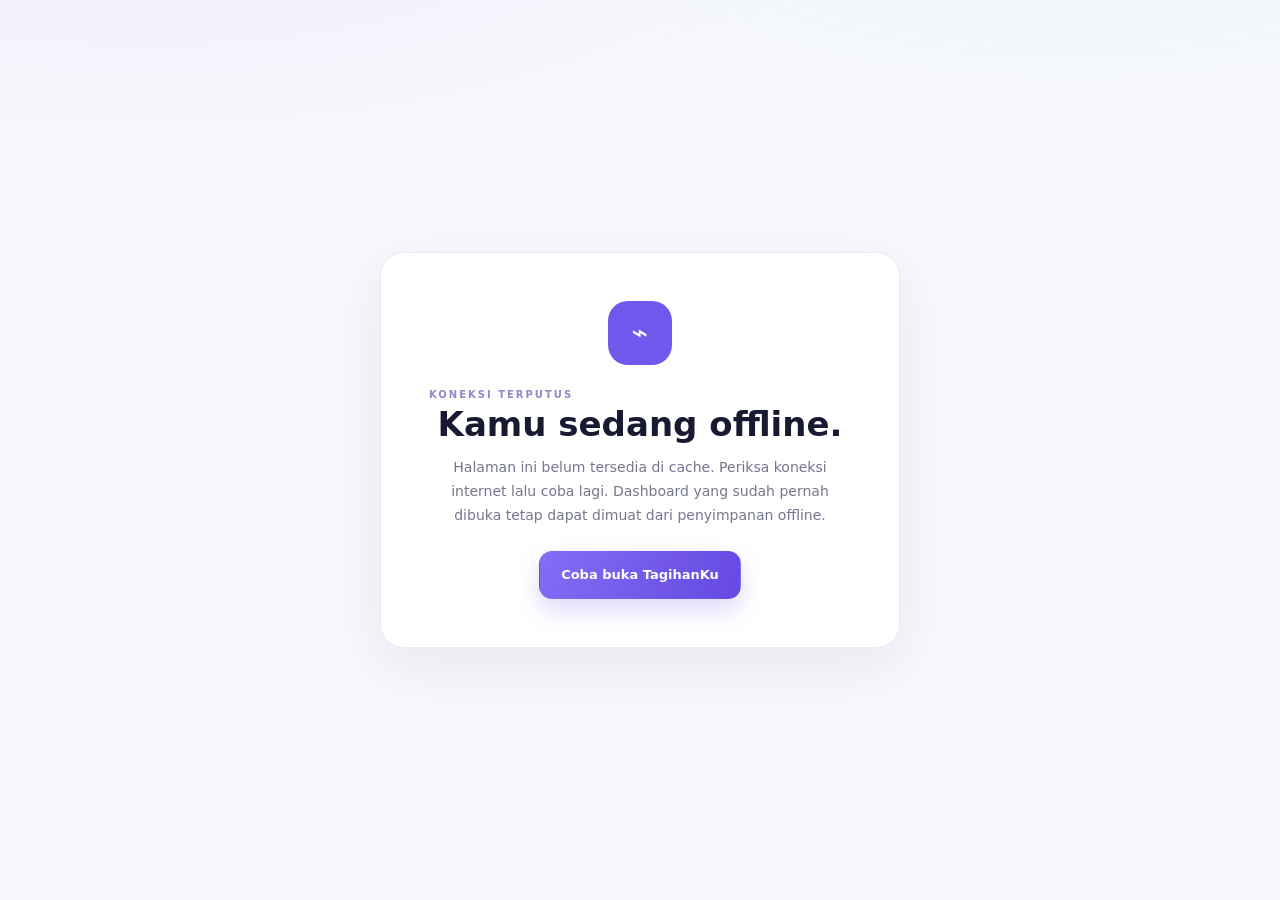
<file: offline.html>
<!doctype html>
<html lang="id"><head><meta charset="utf-8"><meta name="viewport" content="width=device-width, initial-scale=1"><meta name="theme-color" content="#f7f8fc"><meta http-equiv="Content-Security-Policy" content="default-src 'self'; style-src 'self' 'unsafe-inline'; img-src 'self' data:; object-src 'none'; base-uri 'self'"><title>Offline — TagihanKu</title><link rel="icon" type="image/svg+xml" href="favicon.svg"><link rel="stylesheet" href="styles.css"><style>body{min-height:100vh;display:grid;place-items:center;padding:24px;background:var(--color-paper)}.offline-card{width:min(100%,520px);padding:clamp(25px,6vw,48px);border:1px solid var(--color-line);border-radius:24px;background:var(--color-white);box-shadow:var(--shadow-soft);text-align:center}.offline-icon{width:64px;height:64px;display:grid;place-items:center;margin:0 auto 22px;border-radius:20px;color:#fff;background:var(--color-purple);font-size:28px}.offline-card h1{margin:0 0 12px;color:var(--color-ink);font:800 clamp(25px,6vw,34px)/1.2 var(--font-display)}.offline-card p{margin:0 auto 23px;max-width:380px;color:var(--color-muted);font-size:14px;line-height:1.7}</style></head><body><main class="offline-card"><div class="offline-icon" aria-hidden="true">⌁</div><div class="eyebrow eyebrow-muted">KONEKSI TERPUTUS</div><h1>Kamu sedang offline.</h1><p>Halaman ini belum tersedia di cache. Periksa koneksi internet lalu coba lagi. Dashboard yang sudah pernah dibuka tetap dapat dimuat dari penyimpanan offline.</p><a class="button button-primary" href="./index.html">Coba buka TagihanKu</a></main></body></html>
</file>
<file: styles.css>
/* =========================================================
   TAGIHANKU — stylesheet
   Design tokens ada di :root supaya tema dan spacing konsisten.
   ========================================================= */
:root {
  color-scheme: light;
  --color-ink: #171a31;
  --color-muted: #74778d;
  --color-subtle: #a2a5b6;
  --color-paper: #f7f8fc;
  --color-white: #ffffff;
  --color-line: #eaebf2;
  --color-purple: #7257ed;
  --color-purple-dark: #5b42d0;
  --color-purple-soft: #f0edff;
  --color-green: #159b72;
  --color-green-soft: #e5f7f0;
  --color-orange: #e58b37;
  --color-orange-soft: #fff2e5;
  --color-navy: #171a31;
  --shadow-soft: 0 18px 55px rgba(35, 34, 77, .07);
  --shadow-card: 0 12px 34px rgba(35, 34, 77, .055);
  --radius-sm: 12px;
  --radius-md: 20px;
  --radius-lg: 28px;
  --radius-xl: 36px;
  --space-1: 4px;
  --space-2: 8px;
  --space-3: 12px;
  --space-4: 16px;
  --space-5: 20px;
  --space-6: 24px;
  --space-8: 32px;
  --space-10: 40px;
  --space-12: 48px;
  --space-16: 64px;
  --space-20: 80px;
  --container: 1160px;
  --font-body: "DM Sans", "Segoe UI", system-ui, sans-serif;
  --font-display: "Manrope", "Segoe UI", system-ui, sans-serif;
}

*, *::before, *::after { box-sizing: border-box; }
html { scroll-behavior: smooth; scroll-padding-top: 100px; }
body { margin: 0; background: var(--color-paper); color: var(--color-ink); font-family: var(--font-body); font-size: 15px; line-height: 1.65; -webkit-font-smoothing: antialiased; }
body::before { content: ""; position: fixed; inset: -20% -10% auto; height: 550px; z-index: -1; pointer-events: none; background: radial-gradient(ellipse at 18% 5%, rgba(126, 103, 244, .09), transparent 42%), radial-gradient(ellipse at 78% 8%, rgba(94, 212, 183, .08), transparent 35%); }
button, input { font: inherit; }
button, a { -webkit-tap-highlight-color: transparent; }
a { color: inherit; text-decoration: none; }
button { cursor: pointer; }
button:disabled { cursor: not-allowed; }
svg { display: block; width: 100%; height: 100%; fill: none; stroke: currentColor; stroke-width: 1.7; stroke-linecap: round; stroke-linejoin: round; }
.container { width: min(var(--container), calc(100% - 48px)); margin-inline: auto; }
.section-space { padding-block: var(--space-16); }
.skip-link { position: absolute; left: 12px; top: -60px; z-index: 1000; padding: 10px 14px; background: var(--color-navy); color: white; border-radius: 10px; }
.skip-link:focus { top: 12px; }

/* Header and navigation */
.site-header { position: sticky; z-index: 50; top: 0; background: rgba(247, 248, 252, .82); border-bottom: 1px solid rgba(231, 232, 241, .75); backdrop-filter: blur(18px); -webkit-backdrop-filter: blur(18px); }
.header-inner { min-height: 82px; display: flex; align-items: center; justify-content: space-between; gap: var(--space-8); }
.brand { display: inline-flex; align-items: center; gap: 10px; flex-shrink: 0; }
.brand-mark { width: 38px; height: 38px; display: grid; place-items: center; color: #fff; background: linear-gradient(145deg, #927bff, #6247e0); border-radius: 12px; box-shadow: 0 7px 18px rgba(114, 87, 237, .22); }
.brand-mark svg { width: 26px; height: 26px; stroke-width: 1.9; }
.brand-name { font: 800 21px/1 var(--font-display); letter-spacing: -1.2px; }
.brand-name span { color: var(--color-purple); }
.primary-nav { display: flex; align-items: center; gap: clamp(20px, 3.4vw, 44px); margin-left: auto; margin-right: auto; }
.nav-link { position: relative; padding: 30px 0 27px; color: #777a8f; font-size: 13px; font-weight: 700; transition: color .25s ease; }
.nav-link::after { content: ""; position: absolute; height: 2px; width: 0; bottom: 18px; left: 0; border-radius: 5px; background: var(--color-purple); transition: width .25s ease; }
.nav-link:hover, .nav-link.is-active { color: var(--color-purple); }
.nav-link.is-active::after, .nav-link:hover::after { width: 100%; }
.header-actions { display: flex; align-items: center; gap: 18px; }
.selection-dot { width: 7px; height: 7px; border-radius: 50%; background: var(--color-purple); box-shadow: 0 0 0 4px var(--color-purple-soft); }
.icon-button { border: 0; background: transparent; }
.nav-toggle { display: none; width: 42px; height: 42px; padding: 11px; border-radius: 12px; }
.nav-toggle span { display: block; height: 2px; margin: 4px 0; border-radius: 2px; background: var(--color-ink); transition: transform .25s ease, opacity .25s ease; }

/* Buttons */
.button { min-height: 48px; display: inline-flex; align-items: center; justify-content: center; gap: 12px; padding: 0 21px; border: 1px solid transparent; border-radius: 13px; font-size: 13px; font-weight: 700; transition: transform .25s ease, box-shadow .25s ease, background .25s ease, border-color .25s ease, color .25s ease; }
.button:hover:not(:disabled) { transform: translateY(-3px); }
.button:active:not(:disabled) { transform: translateY(-1px) scale(.985); }
.button-primary { color: white; background: linear-gradient(115deg, #856df5, #6549e2); box-shadow: 0 11px 24px rgba(114, 87, 237, .23); }
.button-primary:hover:not(:disabled) { box-shadow: 0 15px 28px rgba(114, 87, 237, .31); }
.button-dark { color: #fff; background: var(--color-navy); }
.button-dark:hover { background: #292d4a; box-shadow: 0 8px 20px rgba(23, 26, 49, .15); }
.button-dark svg { width: 16px; height: 16px; }
.button-small { min-height: 42px; padding-inline: 17px; border-radius: 11px; font-size: 12px; }
.button-outline { color: var(--color-purple); background: white; border-color: #dcd6ff; }
.button-outline:hover:not(:disabled) { background: var(--color-purple-soft); }
.button-outline:disabled, .button-select:disabled { opacity: .45; }
.button-light { color: var(--color-navy); background: white; box-shadow: 0 10px 24px rgba(12, 12, 35, .12); }
.button-light:hover { background: #f2efff; }
.text-button { display: inline-flex; align-items: center; gap: 10px; padding: 10px 4px; border: 0; background: transparent; color: var(--color-ink); font-size: 13px; font-weight: 700; }
.text-button:hover { color: var(--color-purple); }
.play-icon { width: 27px; height: 27px; display: grid; place-items: center; padding-left: 2px; border: 1px solid #e5e1fa; border-radius: 50%; color: var(--color-purple); font-size: 9px; transition: transform .25s ease; }
.text-button:hover .play-icon { transform: scale(1.12); }

/* Hero */
.hero-section { position: relative; overflow: hidden; padding-top: 84px; padding-bottom: 100px; }
.hero-grid { display: grid; grid-template-columns: 1fr 1fr; align-items: center; gap: 58px; }
.eyebrow { display: flex; align-items: center; gap: 9px; color: #9c8be9; font-size: 10px; font-weight: 800; letter-spacing: 2px; }
.eyebrow-muted { color: #9287c9; }
.eyebrow-pulse { position: relative; width: 7px; height: 7px; border-radius: 50%; background: #8b75f1; }
.eyebrow-pulse::after { content: ""; position: absolute; inset: -5px; border: 1px solid #8b75f1; border-radius: 50%; animation: pulse 2s ease-out infinite; }
h1, h2, h3, p { margin-top: 0; }
.hero-copy h1 { margin: 23px 0 18px; font: 800 clamp(42px, 5.2vw, 68px)/1.13 var(--font-display); letter-spacing: -3.8px; }
.hero-copy h1 span { color: var(--color-purple); }
.hero-description { max-width: 495px; margin-bottom: 27px; color: var(--color-muted); font-size: 15px; line-height: 1.9; }
.hero-actions { display: flex; align-items: center; gap: 24px; flex-wrap: wrap; }
.hero-proof { display: flex; align-items: center; gap: 14px; margin-top: 48px; }
.avatar-stack { display: flex; padding-left: 5px; }
.avatar-stack span { width: 31px; height: 31px; display: grid; place-items: center; margin-left: -5px; border: 2px solid var(--color-paper); border-radius: 50%; color: white; background: #9f86e9; font-size: 8px; font-weight: 800; }
.avatar-stack span:nth-child(2) { background: #5cbaa3; }.avatar-stack span:nth-child(3) { background: #f0a76d; }.avatar-stack span:nth-child(4) { color: var(--color-purple); background: #e8e3ff; }
.hero-proof p { margin: 0; color: var(--color-ink); font-size: 11px; line-height: 1.5; }.hero-proof p span { color: var(--color-muted); font-size: 10px; }
.hero-visual { position: relative; min-height: 430px; display: grid; place-items: center; isolation: isolate; }
.visual-orbit { position: absolute; z-index: -2; border: 1px solid rgba(132, 111, 238, .13); border-radius: 50%; transform: rotate(-23deg); }
.orbit-one { width: 480px; height: 330px; }.orbit-two { width: 390px; height: 270px; transform: rotate(35deg); border-style: dashed; }
.visual-glow { position: absolute; z-index: -3; width: 310px; height: 310px; border-radius: 50%; background: radial-gradient(circle, rgba(154, 136, 255, .22), rgba(154, 136, 255, 0) 68%); filter: blur(8px); animation: breathe 6s ease-in-out infinite; }
.dashboard-card { position: relative; width: min(370px, 82%); padding: 25px 27px 22px; border: 1px solid rgba(255,255,255,.9); border-radius: 25px; background: rgba(255,255,255,.87); box-shadow: 0 28px 75px rgba(75, 60, 151, .14); transform: rotate(-3deg); animation: levitate 7s ease-in-out infinite; backdrop-filter: blur(15px); }
.dash-card-top { display: flex; justify-content: space-between; align-items: center; color: var(--color-muted); font-size: 10px; font-weight: 700; }.dash-dots { letter-spacing: 3px; color: #b2accd; }
.dash-total-label { margin-top: 25px; color: #9698a8; font-size: 10px; }.dash-total { margin-top: 2px; color: var(--color-ink); font: 800 30px var(--font-display); letter-spacing: -1.4px; }.dash-total span { color: var(--color-purple); }
.dash-chart { position: relative; height: 122px; margin-top: 18px; overflow: hidden; border-radius: 12px; background: linear-gradient(180deg, #f5f2ff, rgba(245,242,255,.15)); }
.chart-bars { position: absolute; inset: 13px 15px 0; display: flex; align-items: end; justify-content: space-around; gap: 12px; }
.chart-bars i { width: 21px; height: var(--bar); border-radius: 5px 5px 0 0; background: linear-gradient(180deg, #9c87ff, #7961ed); opacity: .86; transform-origin: bottom; animation: grow-bar 1.4s cubic-bezier(.2,.8,.2,1) both; }
.chart-bars i:nth-child(2n) { background: linear-gradient(180deg, #a7ead6, #68c7a9); }.chart-bars i:nth-child(2) { animation-delay: .08s; }.chart-bars i:nth-child(3) { animation-delay: .16s; }.chart-bars i:nth-child(4) { animation-delay: .24s; }.chart-bars i:nth-child(5) { animation-delay: .32s; }.chart-bars i:nth-child(6) { animation-delay: .4s; }.chart-bars i:nth-child(7) { animation-delay: .48s; }
.chart-line { position: absolute; z-index: 1; width: 110%; height: 60px; top: 31px; left: -4%; border-top: 2px dashed rgba(116, 89, 231, .34); border-radius: 50%; transform: rotate(-9deg); }
.dash-legend { display: flex; gap: 19px; margin-top: 15px; color: #9294a5; font-size: 9px; }.dash-legend span { display: flex; align-items: center; gap: 6px; }.legend-dot { width: 6px; height: 6px; display: inline-block; border-radius: 50%; }.legend-dot.purple { background: var(--color-purple); }.legend-dot.mint { background: #70c9ae; }
.floating-note { position: absolute; z-index: 4; display: flex; align-items: center; gap: 10px; padding: 13px 16px; border: 1px solid rgba(255,255,255,.95); border-radius: 14px; background: rgba(255,255,255,.94); box-shadow: 0 13px 35px rgba(55, 51, 101, .1); animation: levitate 6s ease-in-out infinite; }
.floating-note strong, .floating-note small { display: block; white-space: nowrap; }.floating-note strong { color: #3c3d55; font-size: 10px; }.floating-note small { margin-top: 2px; color: #a0a1af; font-size: 8px; }
.note-top { top: 48px; right: -6px; animation-delay: -1.2s; }.note-bottom { bottom: 44px; left: -4px; animation-delay: -3s; }
.note-icon { width: 30px; height: 30px; display: grid; place-items: center; border-radius: 9px; font-size: 14px; font-weight: 800; }.note-green { color: #159b72; background: #e5f7f0; }.note-purple { color: var(--color-purple); background: var(--color-purple-soft); }
.visual-spark { position: absolute; color: #9b87f2; animation: twinkle 3s ease-in-out infinite; }.spark-one { top: 30px; left: 20px; font-size: 24px; }.spark-two { right: 38px; bottom: 27px; font-size: 31px; animation-delay: -1.4s; }
.hero-bottom-line { position: absolute; bottom: 0; left: 50%; width: min(var(--container), calc(100% - 48px)); height: 1px; background: linear-gradient(90deg, transparent, #e6e5f1 15%, #e6e5f1 85%, transparent); transform: translateX(-50%); }

/* Summary cards */
.stats-section { display: grid; grid-template-columns: repeat(3, 1fr); gap: 18px; margin-top: -10px; }
.stat-card { display: flex; align-items: center; gap: 17px; min-height: 125px; padding: 23px; border: 1px solid rgba(234,235,242,.85); border-radius: 19px; background: rgba(255,255,255,.79); box-shadow: var(--shadow-card); transition: transform .3s ease, box-shadow .3s ease; }
.stat-card:hover { transform: translateY(-5px); box-shadow: var(--shadow-soft); }
.stat-icon { width: 47px; height: 47px; flex: 0 0 47px; display: grid; place-items: center; border-radius: 14px; }.stat-icon svg { width: 22px; height: 22px; }.stat-purple { color: var(--color-purple); background: var(--color-purple-soft); }.stat-green { color: var(--color-green); background: var(--color-green-soft); }.stat-orange { color: var(--color-orange); background: var(--color-orange-soft); }
.stat-card p { margin: 0 0 4px; color: var(--color-muted); font-size: 10px; font-weight: 600; }.stat-card h2 { margin: 0; font: 800 21px var(--font-display); letter-spacing: -.8px; }.stat-caption { display: inline-block; margin-top: 4px; color: #a0a2b1; font-size: 9px; }.stat-caption.positive { color: var(--color-green); }.stat-caption.warning { color: #d88735; }

/* Bills */
.bills-section { padding-top: 105px; }
.section-heading { display: flex; align-items: end; justify-content: space-between; gap: 22px; margin-bottom: 30px; }
.section-heading h2 { margin: 10px 0 6px; font: 800 clamp(29px, 3.2vw, 39px)/1.2 var(--font-display); letter-spacing: -1.8px; }.section-heading h2 span { color: var(--color-purple); }
.section-heading p { margin: 0; color: var(--color-muted); font-size: 12px; }
.bill-heading-actions { display: flex; align-items: center; gap: 12px; }
.month-pill { display: inline-flex; align-items: center; gap: 8px; min-height: 40px; padding: 0 13px; border: 1px solid var(--color-line); border-radius: 11px; color: var(--color-muted); background: white; font-size: 10px; font-weight: 700; }
.month-pill span { color: var(--color-purple); font-size: 15px; }
.bill-grid { display: grid; grid-template-columns: repeat(3, 1fr); gap: 19px; }
.bill-card { position: relative; overflow: hidden; padding: 24px 24px 22px; border: 1px solid #e9e9f2; border-radius: 20px; background: white; box-shadow: 0 8px 25px rgba(35, 34, 77, .035); transition: transform .3s ease, box-shadow .3s ease, border-color .3s ease; }
.bill-card::before { content: ""; position: absolute; top: 0; left: 0; right: 0; height: 3px; background: linear-gradient(90deg, #9c87ff, #c2b6ff, transparent); transform: scaleX(0); transform-origin: left; transition: transform .35s ease; }
.bill-card:hover { transform: translateY(-7px); border-color: #ddd7ff; box-shadow: 0 18px 38px rgba(57, 48, 120, .08); }.bill-card:hover::before { transform: scaleX(1); }
.bill-card-head { display: flex; align-items: center; justify-content: space-between; margin-bottom: 22px; }
.service-logo { width: 44px; height: 44px; display: grid; place-items: center; border-radius: 13px; }.service-logo svg { width: 23px; height: 23px; }.service-internet { color: #735de1; background: #f0edff; }.service-electric { color: #d98a38; background: #fff3e4; }.service-water { color: #399cc1; background: #e7f6fb; }
.status { display: inline-flex; align-items: center; gap: 5px; padding: 6px 9px; border-radius: 20px; font-size: 9px; font-weight: 700; white-space: nowrap; }.status-pending { color: #c17a2c; background: #fff3e5; }.status-paid { color: #16936d; background: #e6f7f0; }
.bill-provider { margin-bottom: 4px; color: #aaaabd; font-size: 9px; font-weight: 800; letter-spacing: 1.6px; }.bill-card h3 { margin: 0; font: 800 19px var(--font-display); letter-spacing: -.6px; }.bill-meta { margin: 4px 0 21px; color: #999bad; font-size: 10px; }
.bill-amount-label { color: #a1a3b1; font-size: 9px; }.bill-amount { margin-top: 2px; font: 800 25px var(--font-display); letter-spacing: -1px; }
.bill-divider { margin: 18px 0 13px; border-top: 1px dashed #e9e9f1; }.bill-due { display: flex; align-items: center; justify-content: space-between; margin-bottom: 18px; color: #9a9cad; font-size: 10px; }.bill-due strong { color: #56586d; font-size: 10px; }.bill-due .due-soon { color: #db8b3d; }
.button-select { width: 100%; min-height: 42px; justify-content: space-between; padding-inline: 14px; color: var(--color-purple); border-color: #e2ddff; background: #fbfaff; font-size: 11px; }.button-select:hover:not(:disabled) { color: white; border-color: var(--color-purple); background: var(--color-purple); }.button-select[aria-pressed="true"] { color: white; border-color: var(--color-purple); background: var(--color-purple); }
.button-paid { width: 100%; min-height: 42px; color: #15936d; background: #effaf5; font-size: 11px; }
.bill-paid { background: linear-gradient(145deg, #fff, #fbfffd); }
.selection-bar { display: flex; align-items: center; justify-content: space-between; gap: 18px; max-height: 0; overflow: hidden; opacity: 0; margin-top: 0; padding: 0 20px; border: 0 solid #e2ddff; border-radius: 16px; background: #f0edff; transition: max-height .4s ease, opacity .3s ease, margin .4s ease, padding .4s ease; }
.selection-bar.is-visible { max-height: 110px; margin-top: 20px; padding-block: 14px; border-width: 1px; opacity: 1; }
.selection-bar > div { display: flex; align-items: center; gap: 12px; }.selection-bar-icon { width: 32px; height: 32px; display: grid; place-items: center; border-radius: 10px; color: white; background: var(--color-purple); }.selection-bar strong, .selection-bar small { display: block; }.selection-bar strong { font-size: 11px; }.selection-bar small { margin-top: 2px; color: #8982aa; font-size: 9px; }

/* Transaction history */
.history-section { background: linear-gradient(180deg, transparent, rgba(239, 238, 250, .55), transparent); }
.history-section .section-heading { align-items: end; }
.search-box { width: 225px; height: 42px; display: flex; align-items: center; gap: 9px; padding: 0 12px; border: 1px solid #e6e6ef; border-radius: 11px; background: white; transition: border-color .2s ease, box-shadow .2s ease; }.search-box:focus-within { border-color: #b8aaff; box-shadow: 0 0 0 3px rgba(114,87,237,.08); }.search-box svg { width: 16px; height: 16px; flex: 0 0 16px; color: #a3a4b3; }.search-box input { width: 100%; min-width: 0; border: 0; outline: 0; color: var(--color-ink); background: transparent; font-size: 10px; }.search-box input::placeholder { color: #afb0bd; }
.history-panel { overflow: hidden; border: 1px solid #e9e9f1; border-radius: 19px; background: white; box-shadow: var(--shadow-card); }
.history-toolbar { min-height: 67px; display: flex; align-items: center; justify-content: space-between; gap: 15px; padding: 0 24px; border-bottom: 1px solid #f0f0f5; }.filter-tabs { display: flex; align-items: center; gap: 5px; }.filter-tab { min-height: 32px; padding: 0 13px; border: 0; border-radius: 8px; color: #999bad; background: transparent; font-size: 10px; font-weight: 700; transition: .2s ease; }.filter-tab:hover { color: var(--color-purple); background: #f8f6ff; }.filter-tab.is-current { color: var(--color-purple); background: var(--color-purple-soft); }.history-period { color: #a2a3b1; font-size: 9px; }
.table-wrap { overflow-x: auto; }.history-table { width: 100%; border-collapse: collapse; text-align: left; white-space: nowrap; }.history-table th { height: 48px; padding: 0 23px; color: #a5a6b3; background: #fcfcfe; font-size: 9px; font-weight: 700; }.history-table td { height: 70px; padding: 0 23px; border-top: 1px solid #f2f2f6; color: #898b9d; font-size: 10px; }.table-service { display: flex; align-items: center; gap: 11px; }.table-service-icon { width: 33px; height: 33px; display: grid; place-items: center; border-radius: 10px; font-size: 16px; font-weight: 800; }.table-service strong, .table-service small { display: block; }.table-service strong { color: var(--color-ink); font-size: 10px; }.table-service small { margin-top: 2px; color: #a8a9b7; font-size: 8px; }.table-amount { color: var(--color-ink) !important; font-weight: 800; }.empty-state { padding: 28px; margin: 0; text-align: center; color: var(--color-muted); font-size: 12px; }.history-foot { min-height: 45px; display: flex; align-items: center; justify-content: space-between; gap: 10px; padding: 0 23px; border-top: 1px solid #f1f1f5; color: #a4a5b3; font-size: 9px; }.history-foot strong { color: #66687c; }.secure-note span { color: var(--color-purple); }

/* Help and footer */
.help-section { padding-top: 25px; padding-bottom: 90px; }
.help-card { position: relative; min-height: 245px; display: flex; align-items: center; justify-content: space-between; overflow: hidden; gap: 28px; padding: 43px 57px; border-radius: 27px; color: white; background: linear-gradient(115deg, #272044 0%, #3d326f 55%, #6450ad 100%); box-shadow: 0 22px 45px rgba(47, 38, 97, .15); isolation: isolate; }
.help-card::before { content: ""; position: absolute; z-index: -1; width: 550px; height: 550px; top: -360px; right: 5%; border: 1px solid rgba(255,255,255,.12); border-radius: 50%; box-shadow: 0 0 0 45px rgba(255,255,255,.025), 0 0 0 90px rgba(255,255,255,.02); }
.help-copy .eyebrow { color: #b8aaff; }.help-copy h2 { margin: 12px 0 9px; font: 800 34px/1.16 var(--font-display); letter-spacing: -1.3px; }.help-copy p { max-width: 390px; margin: 0; color: #c6c2d9; font-size: 11px; }.help-orb { position: absolute; z-index: -1; width: 240px; height: 240px; top: -120px; right: 29%; border-radius: 50%; background: radial-gradient(circle, rgba(164,143,255,.35), transparent 68%); filter: blur(6px); animation: breathe 7s ease-in-out infinite; }.help-decoration { position: absolute; right: 23%; bottom: -20px; width: 170px; height: 170px; display: grid; place-items: center; opacity: .14; }.help-decoration span { width: 95px; height: 95px; display: grid; place-items: center; border: 2px solid #fff; border-radius: 30px; font: 800 70px var(--font-display); transform: rotate(-15deg); }.help-decoration i, .help-decoration b { position: absolute; width: 16px; height: 16px; border: 2px solid white; border-radius: 50%; }.help-decoration i { top: 6px; right: 20px; }.help-decoration b { bottom: 5px; left: 8px; width: 10px; height: 10px; }
.site-footer { border-top: 1px solid #e9e9f1; background: rgba(255,255,255,.58); }.footer-inner { min-height: 93px; display: flex; align-items: center; justify-content: space-between; gap: 20px; }.footer-brand .brand-mark { width: 31px; height: 31px; border-radius: 9px; }.footer-brand .brand-mark svg { width: 22px; height: 22px; }.footer-brand .brand-name { font-size: 18px; }.footer-inner p { margin: 0; color: #77798d; font-size: 10px; }.footer-inner p span { display: block; margin-top: 3px; color: #a5a6b3; font-size: 9px; }.back-to-top { color: var(--color-purple); font-size: 10px; font-weight: 700; }.back-to-top:hover { text-decoration: underline; }

/* Dialogs and forms */
.app-dialog { width: min(465px, calc(100% - 30px)); max-width: none; max-height: min(92vh, 850px); overflow: auto; padding: 0; border: 0; border-radius: 23px; color: var(--color-ink); background: transparent; box-shadow: 0 30px 100px rgba(18, 17, 42, .24); }
.app-dialog::backdrop { background: rgba(18, 19, 43, .58); backdrop-filter: blur(5px); animation: fade-in .2s ease both; }.app-dialog[open] { animation: dialog-in .32s cubic-bezier(.2,.8,.2,1) both; }
.dialog-panel { position: relative; padding: 37px; border: 1px solid rgba(255,255,255,.8); border-radius: 23px; background: white; }.dialog-close { position: absolute; top: 16px; right: 18px; width: 31px; height: 31px; border: 0; border-radius: 9px; color: #8a8b9d; background: #f4f4f8; font-size: 22px; line-height: 1; transition: .2s ease; }.dialog-close:hover { color: var(--color-ink); background: #eae9f3; }.dialog-brand { margin-bottom: 23px; }.dialog-panel h2 { margin: 10px 0 6px; font: 800 26px/1.2 var(--font-display); letter-spacing: -1.1px; }.dialog-panel h2 span { color: var(--color-purple); }.dialog-intro { margin-bottom: 22px; color: var(--color-muted); font-size: 11px; }.field-label { display: block; margin: 13px 0 7px; color: #55576c; font-size: 10px; font-weight: 700; }.form-input { width: 100%; height: 47px; padding: 0 13px; outline: none; border: 1px solid #e5e5ef; border-radius: 10px; color: var(--color-ink); background: #fcfcfe; font-size: 11px; transition: border-color .2s ease, box-shadow .2s ease; }.form-input:focus { border-color: #aa9bfa; box-shadow: 0 0 0 3px rgba(114,87,237,.09); }.form-input:invalid:not(:placeholder-shown) { border-color: #e3a0a0; }.password-wrap { position: relative; }.password-wrap .form-input { padding-right: 62px; }.password-toggle { position: absolute; top: 50%; right: 12px; padding: 4px; border: 0; color: var(--color-purple); background: transparent; font-size: 9px; font-weight: 700; transform: translateY(-50%); }.form-hint, .dialog-disclaimer { color: #a1a2b0; font-size: 9px; }.form-hint { margin: 8px 0 18px; }.dialog-submit { width: 100%; margin-top: 6px; }.dialog-disclaimer { margin: 15px 0 0; text-align: center; line-height: 1.6; }
.payment-summary { padding: 13px 15px; border: 1px solid #eeeefa; border-radius: 13px; background: #faf9ff; }.payment-item { display: flex; justify-content: space-between; gap: 15px; padding: 7px 0; color: #78798d; font-size: 10px; }.payment-item strong { color: var(--color-ink); }.payment-total { display: flex; justify-content: space-between; gap: 12px; margin-top: 7px; padding-top: 12px; border-top: 1px dashed #e2def5; color: #77798d; font-size: 10px; }.payment-total strong { color: var(--color-purple); font: 800 17px var(--font-display); }.payment-methods { display: grid; gap: 8px; margin: 18px 0 14px; padding: 0; border: 0; }.payment-methods legend { margin-bottom: 9px; color: #55576c; font-size: 10px; font-weight: 700; }.method-option { position: relative; min-height: 55px; display: flex; align-items: center; gap: 11px; padding: 8px 12px; border: 1px solid #ececf3; border-radius: 11px; cursor: pointer; transition: border-color .2s ease, background .2s ease; }.method-option:has(input:checked) { border-color: #b7aaff; background: #faf9ff; }.method-option input { position: absolute; opacity: 0; }.method-logo { width: 32px; height: 32px; display: grid; place-items: center; border-radius: 9px; font-size: 17px; font-weight: 800; }.method-qris { color: #7257ed; background: #f0edff; }.method-bank { color: #218db5; background: #e9f7fb; }.method-wallet { color: #159b72; background: #e8f8f1; }.method-option strong, .method-option small { display: block; }.method-option strong { font-size: 10px; }.method-option small { margin-top: 1px; color: #a0a1b0; font-size: 8px; }.method-option i { width: 14px; height: 14px; margin-left: auto; border: 1px solid #d5d5e1; border-radius: 50%; }.method-option:has(input:checked) i { border: 4px solid var(--color-purple); }
.toast { position: fixed; z-index: 100; right: 24px; bottom: 24px; display: flex; align-items: center; gap: 11px; max-width: min(390px, calc(100% - 32px)); padding: 13px 17px 13px 13px; border: 1px solid rgba(255,255,255,.8); border-radius: 13px; color: white; background: #242641; box-shadow: 0 15px 35px rgba(20, 20, 45, .2); font-size: 11px; opacity: 0; pointer-events: none; transform: translateY(18px); transition: opacity .28s ease, transform .28s ease; }.toast.is-visible { opacity: 1; transform: translateY(0); }.toast-icon { width: 27px; height: 27px; display: grid; place-items: center; border-radius: 8px; color: #bcffe7; background: rgba(42, 190, 137, .2); font-weight: 800; }

/* Scroll reveal is enabled only when JavaScript is available. */
.js .reveal { opacity: 0; transform: translateY(22px); transition: opacity .7s ease, transform .7s cubic-bezier(.2,.8,.2,1); }.js .reveal.is-visible { opacity: 1; transform: translateY(0); }
.js .bill-card:nth-child(2) { transition-delay: .09s; }.js .bill-card:nth-child(3) { transition-delay: .18s; }

/* Motion */
@keyframes pulse { 0% { transform: scale(.65); opacity: .8; } 100% { transform: scale(1.8); opacity: 0; } }
@keyframes levitate { 0%,100% { translate: 0 0; } 50% { translate: 0 -11px; } }
@keyframes breathe { 0%,100% { transform: scale(.94); opacity: .72; } 50% { transform: scale(1.08); opacity: 1; } }
@keyframes twinkle { 0%,100% { transform: scale(.75) rotate(0); opacity: .55; } 50% { transform: scale(1.15) rotate(18deg); opacity: 1; } }
@keyframes grow-bar { from { transform: scaleY(.05); opacity: .2; } to { transform: scaleY(1); opacity: .86; } }
@keyframes fade-in { from { opacity: 0; } to { opacity: 1; } }
@keyframes dialog-in { from { opacity: 0; transform: translateY(15px) scale(.98); } to { opacity: 1; transform: translateY(0) scale(1); } }

/* Tablet */
@media (max-width: 980px) {
  :root { --container: 790px; }
  .header-inner { gap: 12px; }.primary-nav { gap: 13px; }.nav-link { font-size: 11px; }.hero-grid { gap: 28px; }.hero-copy h1 { font-size: clamp(40px, 6vw, 56px); }.hero-visual { min-height: 390px; }.note-top { right: -3px; }.note-bottom { left: 0; }
  .stats-section { gap: 12px; }.stat-card { padding: 17px; gap: 12px; }.stat-icon { width: 41px; height: 41px; flex-basis: 41px; }.stat-card h2 { font-size: 17px; }
  .bill-card { padding: 20px 18px; }.bill-amount { font-size: 22px; }.bill-card h3 { font-size: 17px; }
  .help-card { padding-inline: 40px; }.help-decoration { right: 19%; }
}

/* Mobile */
@media (max-width: 700px) {
  html { scroll-padding-top: 75px; }.container { width: min(100% - 34px, 540px); }.section-space { padding-block: 52px; }
  .header-inner { min-height: 70px; justify-content: initial; gap: 12px; }.brand-mark { width: 35px; height: 35px; }.brand-name { font-size: 19px; }
  .nav-toggle { display: block; order: 3; margin-left: auto; }.header-actions { margin-left: auto; }.header-actions .button { min-height: 38px; padding-inline: 12px; }.header-actions .button svg { display: none; }
  .primary-nav { position: absolute; top: 69px; left: 0; right: 0; display: flex; flex-direction: column; align-items: stretch; gap: 0; padding: 8px 18px 15px; border-bottom: 1px solid var(--color-line); background: rgba(255,255,255,.97); box-shadow: 0 15px 25px rgba(27, 26, 55, .07); opacity: 0; visibility: hidden; transform: translateY(-8px); transition: opacity .22s ease, transform .22s ease, visibility .22s; }
  .primary-nav.is-open { opacity: 1; visibility: visible; transform: translateY(0); }.nav-link { padding: 12px 7px; }.nav-link::after { display: none; }.nav-toggle[aria-expanded="true"] span:first-child { transform: translateY(6px) rotate(45deg); }.nav-toggle[aria-expanded="true"] span:nth-child(2) { opacity: 0; }.nav-toggle[aria-expanded="true"] span:last-child { transform: translateY(-6px) rotate(-45deg); }
  .hero-section { padding-top: 58px; padding-bottom: 62px; }.hero-grid { grid-template-columns: 1fr; gap: 5px; }.hero-copy h1 { margin-top: 18px; font-size: clamp(43px, 11vw, 58px); letter-spacing: -2.9px; }.hero-description { max-width: 480px; font-size: 13px; }.hero-proof { margin-top: 30px; }.hero-visual { min-height: 350px; margin-top: 8px; }.dashboard-card { width: min(340px, 78%); padding: 22px; }.note-top { top: 25px; right: 1%; }.note-bottom { bottom: 23px; left: 0; }.floating-note { padding: 10px 12px; }.floating-note strong { font-size: 9px; }.floating-note small { font-size: 7px; }.note-icon { width: 26px; height: 26px; }.orbit-one { width: 370px; height: 280px; }.orbit-two { width: 320px; height: 240px; }
  .stats-section { grid-template-columns: 1fr; gap: 10px; margin-top: 0; }.stat-card { min-height: 97px; padding: 17px 20px; }.stat-card h2 { font-size: 20px; }
  .bills-section { padding-top: 65px; }.section-heading { align-items: flex-start; flex-direction: column; gap: 18px; margin-bottom: 23px; }.section-heading h2 { font-size: 33px; }.section-heading p { font-size: 11px; }.bill-heading-actions { width: 100%; justify-content: space-between; }.month-pill { font-size: 9px; }.bill-grid { grid-template-columns: 1fr; gap: 13px; }.bill-card { padding: 21px; }.bill-card h3 { font-size: 19px; }.bill-amount { font-size: 24px; }
  .selection-bar.is-visible { align-items: flex-start; flex-direction: column; max-height: 180px; }.selection-bar .button { width: 100%; }
  .history-section { padding-block: 56px; }.history-section .section-heading { gap: 17px; }.search-box { width: 100%; }.history-panel { border-radius: 15px; }.history-toolbar { align-items: flex-start; flex-direction: column; padding: 14px 15px; gap: 5px; }.filter-tabs { width: 100%; justify-content: space-between; }.filter-tab { flex: 1; padding-inline: 8px; }.history-period { padding-left: 3px; }.history-table { min-width: 900px; }.history-table th, .history-table td { padding-inline: 15px; }.history-foot { align-items: flex-start; flex-direction: column; justify-content: center; padding-block: 10px; }
  .help-section { padding-top: 10px; padding-bottom: 58px; }.help-card { min-height: 270px; align-items: flex-start; flex-direction: column; justify-content: center; gap: 20px; padding: 32px 27px; }.help-copy h2 { font-size: 31px; }.help-copy p { max-width: 280px; }.help-decoration { right: -20px; bottom: -32px; transform: scale(.78); }.help-card .button { position: relative; z-index: 2; min-height: 43px; }
  .footer-inner { min-height: 125px; flex-wrap: wrap; justify-content: space-between; gap: 10px; padding-block: 20px; }.footer-inner p { order: 3; width: 100%; }.back-to-top { font-size: 9px; }
  .dialog-panel { padding: 30px 23px 25px; }.dialog-panel h2 { font-size: 23px; }.toast { right: 16px; bottom: 16px; }
}

@media (max-width: 380px) {
  .header-actions .button { padding-inline: 10px; font-size: 10px; }.hero-copy h1 { font-size: 40px; }.hero-actions { gap: 13px; }.hero-actions .button { padding-inline: 15px; }.hero-visual { min-height: 310px; }.dashboard-card { width: 80%; padding: 17px; }.dash-total { font-size: 26px; }.floating-note { gap: 7px; padding: 8px 9px; }.floating-note strong { font-size: 8px; }.floating-note small { font-size: 6px; }
}

@media (prefers-reduced-motion: reduce) {
  *, *::before, *::after { scroll-behavior: auto !important; animation-duration: .01ms !important; animation-iteration-count: 1 !important; transition-duration: .01ms !important; }
  .js .reveal { opacity: 1; transform: none; }
}

/* =========================================================
   v1.1 — bill insights, live due-date countdown, and filters
   ========================================================= */
[hidden] { display: none !important; }
.insights-section { padding-top: 72px; padding-bottom: 6px; }
.insights-section .section-heading { margin-bottom: 23px; }
.insight-live { display: inline-flex; align-items: center; gap: 8px; padding: 9px 12px; border: 1px solid #e5eee9; border-radius: 999px; color: #658675; background: #f7fcf9; font-size: 9px; font-weight: 700; white-space: nowrap; }
.insight-live i { width: 7px; height: 7px; border-radius: 50%; background: #45bd8f; box-shadow: 0 0 0 4px rgba(69,189,143,.12); animation: pulse-soft 2s ease-in-out infinite; }
.insights-grid { display: grid; grid-template-columns: 1.08fr .92fr; gap: 18px; }
.insight-panel { min-width: 0; padding: 25px 27px; border: 1px solid #e9e9f2; border-radius: 20px; background: rgba(255,255,255,.88); box-shadow: var(--shadow-card); }
.insight-panel-head { display: flex; align-items: center; justify-content: space-between; gap: 12px; }
.panel-kicker { display: block; margin-bottom: 5px; color: #a1a1b2; font-size: 8px; font-weight: 800; letter-spacing: 1.4px; }
.insight-panel h3 { margin: 0; font: 800 18px/1.25 var(--font-display); letter-spacing: -.6px; }
.panel-icon { width: 38px; height: 38px; display: grid; place-items: center; border-radius: 12px; font-size: 20px; }
.panel-icon-purple { color: var(--color-purple); background: var(--color-purple-soft); }
.panel-icon-green { color: var(--color-green); background: var(--color-green-soft); }
.panel-description { margin: 8px 0 17px; color: var(--color-muted); font-size: 10px; }
.due-list { display: grid; gap: 9px; }
.due-item { min-height: 66px; display: flex; align-items: center; gap: 12px; padding: 10px 12px; border: 1px solid #f0f0f5; border-radius: 13px; background: #fdfdff; transition: border-color .25s ease, transform .25s ease, background .25s ease; }
.due-item:hover { transform: translateX(3px); border-color: #e1dcff; background: #fbfaff; }
.due-service-icon { width: 36px; height: 36px; flex: 0 0 36px; display: grid; place-items: center; border-radius: 11px; font-size: 17px; font-weight: 800; }
.due-item-copy { min-width: 0; flex: 1; }
.due-item-copy strong, .due-item-copy small { display: block; }
.due-item-copy strong { color: var(--color-ink); font-size: 10px; }
.due-item-copy small { margin-top: 2px; color: #a0a2b1; font-size: 8px; }
.due-countdown { padding: 7px 9px; border-radius: 8px; color: #bd7a32; background: #fff4e8; font-size: 8px; font-weight: 800; white-space: nowrap; }
.due-countdown.is-today { color: #b94e4e; background: #fff0ef; }
.due-countdown.is-overdue { color: #b94e4e; background: #fff0ef; }
.due-countdown.is-paid { color: #168b69; background: #e9f8f1; }
.due-footnote { display: flex; align-items: center; gap: 7px; margin-top: 14px; color: #a1a2b1; font-size: 8px; }
.due-footnote span { color: var(--color-purple); }
.spending-total { display: flex; align-items: baseline; justify-content: space-between; gap: 10px; margin: 22px 0 20px; }
.spending-total strong { color: var(--color-ink); font: 800 25px var(--font-display); letter-spacing: -.9px; }
.spending-total span { color: #a0a2b1; font-size: 9px; }
.payment-progress { margin: -4px 0 20px; padding: 12px 13px; border: 1px solid #eeecf8; border-radius: 12px; background: #fbfaff; }
.payment-progress-head { display: flex; align-items: center; justify-content: space-between; gap: 10px; margin-bottom: 8px; color: #88899b; font-size: 8px; font-weight: 700; }
.payment-progress-head strong { color: var(--color-purple); font: 800 11px var(--font-display); }
.payment-progress-track { height: 6px; overflow: hidden; border-radius: 99px; background: #eceaf6; }
.payment-progress-track span { height: 100%; display: block; border-radius: inherit; background: linear-gradient(90deg, #a394ff, #7257ed); transition: width .55s cubic-bezier(.2,.8,.2,1); }
.payment-progress small { display: block; margin-top: 7px; color: #a1a2b1; font-size: 8px; }
.spending-bars { display: grid; gap: 15px; }
.spending-row { min-width: 0; }
.spending-label { display: flex; align-items: center; justify-content: space-between; gap: 10px; margin-bottom: 7px; color: #77798d; font-size: 9px; }
.spending-label > span { display: inline-flex; align-items: center; gap: 7px; }
.spending-label strong { color: #4f5167; font-size: 9px; }
.spending-dot { width: 7px; height: 7px; display: inline-block; border-radius: 50%; }
.dot-purple { background: #856df5; }.dot-orange { background: #e8a15a; }.dot-blue { background: #55b4d5; }
.spending-track { height: 7px; overflow: hidden; border-radius: 99px; background: #f0eff6; }
.spending-fill { height: 100%; display: block; border-radius: inherit; transform-origin: left; animation: fill-track .9s cubic-bezier(.2,.8,.2,1) both; }
.fill-purple { background: linear-gradient(90deg, #9d8bff, #7055e8); }.fill-orange { background: linear-gradient(90deg, #f3c48e, #e49749); }.fill-blue { background: linear-gradient(90deg, #8dd5e9, #4eafcf); }
.spending-note { margin: 16px 0 0; color: #a1a2b1; font-size: 8px; }
.bill-filters { display: flex; align-items: center; gap: 7px; margin: -8px 0 19px; }
.bill-filter { min-height: 34px; display: inline-flex; align-items: center; gap: 8px; padding: 0 12px; border: 1px solid transparent; border-radius: 9px; color: #9294a6; background: transparent; font-size: 9px; font-weight: 700; transition: color .2s ease, background .2s ease, border-color .2s ease; }
.bill-filter span { min-width: 18px; height: 18px; display: inline-grid; place-items: center; padding-inline: 4px; border-radius: 6px; color: #9695a9; background: #f0eff6; font-size: 8px; }
.bill-filter:hover { color: var(--color-purple); background: #faf9ff; }
.bill-filter.is-current { border-color: #e5e0ff; color: var(--color-purple); background: #f3f0ff; }
.bill-filter.is-current span { color: white; background: var(--color-purple); }
.bill-card[hidden] { display: none !important; }

@keyframes pulse-soft { 0%,100% { box-shadow: 0 0 0 3px rgba(69,189,143,.1); } 50% { box-shadow: 0 0 0 6px rgba(69,189,143,.02); } }
@keyframes fill-track { from { transform: scaleX(.02); } to { transform: scaleX(1); } }

@media (max-width: 980px) {
  .insights-grid { grid-template-columns: 1fr 1fr; gap: 13px; }
  .insight-panel { padding: 21px 19px; }
  .spending-total strong { font-size: 21px; }
}
@media (max-width: 700px) {
  .insights-section { padding-top: 48px; }
  .insights-section .section-heading { gap: 12px; }
  .insight-live { align-self: flex-start; }
  .insights-grid { grid-template-columns: 1fr; gap: 12px; }
  .insight-panel { padding: 21px; }
  .bill-filters { width: 100%; gap: 4px; overflow-x: auto; padding-bottom: 2px; }
  .bill-filter { flex: 0 0 auto; padding-inline: 10px; }
}

/* =========================================================
   v1.2 — persistent demo transactions, receipts, and export
   ========================================================= */
.history-tools { display: flex; align-items: center; gap: 11px; flex-wrap: wrap; }
.history-reset { min-height: 34px; padding: 0 4px; color: #a0a1b0; font-size: 9px; }
.history-reset:hover { color: #c15e5e; }
.transaction-id { display: inline-block; color: #77738f; font: 700 9px/1.4 var(--font-display); letter-spacing: .1px; }
.history-receipt-button { min-height: 29px; padding: 0 10px; border: 1px solid #e7e2ff; border-radius: 8px; color: var(--color-purple); background: #faf9ff; font-size: 8px; font-weight: 800; white-space: nowrap; transition: background .2s ease, color .2s ease, border-color .2s ease; }
.history-receipt-button:hover:not(:disabled) { color: white; border-color: var(--color-purple); background: var(--color-purple); }
.history-receipt-button:disabled { color: #b5b5c2; border-color: #ededf2; background: #fafafd; cursor: not-allowed; }
.receipt-dialog { width: min(560px, calc(100% - 30px)); }
.receipt-panel { position: relative; padding: 34px 38px 30px; border: 1px solid rgba(255,255,255,.8); border-radius: 23px; background: #fff; }
.receipt-close { z-index: 2; }
.receipt-brand { display: flex; align-items: center; gap: 9px; margin-bottom: 22px; }
.receipt-brand .brand-mark { width: 34px; height: 34px; }
.receipt-brand .brand-mark svg { width: 24px; height: 24px; }
.receipt-brand .brand-name { font-size: 18px; }
.receipt-success-mark { width: 47px; height: 47px; display: grid; place-items: center; margin: 0 auto 12px; border-radius: 16px; color: #15936d; background: #e8f8f1; box-shadow: 0 0 0 7px #f4fcf8; font-size: 23px; font-weight: 800; animation: receipt-pop .5s cubic-bezier(.2,.8,.2,1) both; }
.receipt-kicker { margin: 0; color: #9b9bac; text-align: center; font-size: 8px; font-weight: 800; letter-spacing: 1.8px; }
.receipt-panel h2 { margin: 8px 0 5px; color: var(--color-ink); text-align: center; font: 800 26px/1.2 var(--font-display); letter-spacing: -1px; }
.receipt-panel h2 span { color: var(--color-green); }
.receipt-intro { margin: 0 0 23px; color: #999bad; text-align: center; font-size: 10px; }
.receipt-meta-grid { display: grid; grid-template-columns: 1fr 1fr; gap: 13px 18px; padding: 16px 17px; border: 1px solid #efeff5; border-radius: 13px; background: #fcfcfe; }
.receipt-meta-grid div { min-width: 0; }
.receipt-meta-grid small, .receipt-meta-grid strong { display: block; }
.receipt-meta-grid small { margin-bottom: 4px; color: #a2a3b1; font-size: 8px; }
.receipt-meta-grid strong { overflow-wrap: anywhere; color: #55566c; font-size: 10px; }
.receipt-meta-grid .receipt-paid-status { color: #15936d; }
.receipt-items-wrap { margin-top: 22px; }
.receipt-items-heading, .receipt-item-row { display: flex; align-items: center; justify-content: space-between; gap: 16px; }
.receipt-items-heading { padding-bottom: 9px; border-bottom: 1px solid #eeeef4; color: #a0a1b0; font-size: 8px; font-weight: 800; text-transform: uppercase; letter-spacing: .8px; }
#receipt-items { display: grid; gap: 0; }
.receipt-item-row { min-height: 42px; border-bottom: 1px dashed #ececf2; color: #6c6d80; font-size: 10px; }
.receipt-item-row strong { color: var(--color-ink); font-size: 10px; white-space: nowrap; }
.receipt-total { display: flex; align-items: center; justify-content: space-between; gap: 12px; margin-top: 17px; padding: 14px 15px; border-radius: 12px; color: #fff; background: linear-gradient(110deg, #302653, #6652b0); }
.receipt-total span { color: #d5d0ed; font-size: 10px; }
.receipt-total strong { font: 800 20px var(--font-display); letter-spacing: -.5px; }
.receipt-disclaimer { margin: 15px 0 0; color: #a4a5b2; text-align: center; font-size: 8px; line-height: 1.65; }
.receipt-actions { display: flex; gap: 9px; margin-top: 21px; }
.receipt-actions .button:first-child { flex: 1; }
.receipt-actions .button { min-height: 42px; font-size: 10px; }

@keyframes receipt-pop { from { opacity: 0; transform: scale(.7) translateY(8px); } to { opacity: 1; transform: scale(1) translateY(0); } }

@media (max-width: 700px) {
  .history-tools { width: 100%; justify-content: space-between; gap: 8px; }
  .receipt-panel { padding: 29px 22px 24px; }
  .receipt-meta-grid { gap: 12px; padding: 13px; }
  .receipt-panel h2 { font-size: 23px; }
  .receipt-total strong { font-size: 18px; }
  .receipt-actions { flex-direction: column; }
}

@media print {
  @page { size: A4; margin: 15mm; }
  html, body { width: 100%; min-width: 0; height: auto; background: #fff !important; }
  body * { visibility: hidden !important; }
  #receipt-dialog[open], #receipt-dialog[open] * { visibility: visible !important; }
  #receipt-dialog[open] { position: absolute !important; inset: 0 auto auto 0 !important; display: block !important; width: 100% !important; max-width: none !important; max-height: none !important; margin: 0 !important; padding: 0 !important; overflow: visible !important; border: 0 !important; border-radius: 0 !important; background: #fff !important; box-shadow: none !important; }
  #receipt-dialog .receipt-panel { width: 100% !important; padding: 0 !important; border: 0 !important; border-radius: 0 !important; box-shadow: none !important; }
  #receipt-dialog .receipt-close, #receipt-dialog .receipt-actions, #receipt-dialog .receipt-disclaimer { display: none !important; }
  #receipt-dialog .receipt-total { color: #222 !important; border: 1px solid #ddd !important; background: #f3f3f3 !important; }
  #receipt-dialog .receipt-total span { color: #555 !important; }
  #receipt-dialog .receipt-meta-grid { background: #fff !important; }
  #receipt-dialog .receipt-success-mark { box-shadow: none !important; }
}

/* =========================================================
   v1.3 — interactive bill calendar and local Smart Assistant
   ========================================================= */
.planner-section { padding-top: 26px; padding-bottom: 76px; }
.planner-section > .section-heading { margin-bottom: 24px; }
.planner-grid { display: grid; grid-template-columns: minmax(0, 1.1fr) minmax(310px, .9fr); align-items: stretch; gap: 17px; }
.planner-panel { min-width: 0; padding: 25px 27px; border: 1px solid #e9e9f2; border-radius: 20px; background: rgba(255,255,255,.91); box-shadow: var(--shadow-card); }
.planner-panel-head { display: flex; align-items: center; justify-content: space-between; gap: 14px; }
.planner-panel-head h3 { margin: 5px 0 0; color: var(--color-ink); font: 800 18px/1.25 var(--font-display); letter-spacing: -.6px; }
.calendar-controls { display: flex; gap: 7px; }
.calendar-nav { width: 34px; height: 34px; display: grid; place-items: center; border: 1px solid #e9e6f5; border-radius: 10px; color: var(--color-purple); background: #fbfaff; font-size: 23px; line-height: 1; transition: transform .2s ease, background .2s ease; }
.calendar-nav:hover { transform: translateY(-2px); background: var(--color-purple-soft); }
.calendar-month-row { display: flex; align-items: center; justify-content: space-between; gap: 12px; margin: 23px 0 13px; }
.calendar-month-row strong { color: #45465d; font: 800 14px var(--font-display); text-transform: capitalize; }
.calendar-today { padding: 6px 11px; border: 1px solid #e8e3ff; border-radius: 8px; color: var(--color-purple); background: #faf9ff; font-size: 9px; font-weight: 800; }
.calendar-today:hover { background: var(--color-purple-soft); }
.calendar-weekdays { display: grid; grid-template-columns: repeat(7, minmax(0, 1fr)); gap: 6px; }.calendar-grid { display: grid; gap: 6px; }.calendar-week-row { display: grid; grid-template-columns: repeat(7, minmax(0, 1fr)); gap: 6px; }
.calendar-weekdays { margin-bottom: 7px; }
.calendar-weekdays span { padding: 7px 0; color: #a2a3b1; text-align: center; font-size: 9px; font-weight: 800; }
.calendar-day { position: relative; min-width: 0; min-height: 48px; display: flex; flex-direction: column; align-items: center; justify-content: center; gap: 4px; padding: 5px 2px 4px; border: 1px solid transparent; border-radius: 10px; color: #62647a; background: #fafaff; font-size: 11px; font-weight: 700; transition: transform .18s ease, border-color .18s ease, background .18s ease, color .18s ease; }
.calendar-day:hover:not(:disabled) { transform: translateY(-2px); border-color: #e2dcff; background: #f5f2ff; }
.calendar-day:disabled { color: #d1d1dc; background: #fff; cursor: default; }
.calendar-day.is-today { border-color: #b6a8ff; color: var(--color-purple); background: #f7f5ff; }
.calendar-day.is-selected { border-color: var(--color-purple); color: #fff; background: var(--color-purple); box-shadow: 0 6px 15px rgba(114,87,237,.2); }
.calendar-day.is-selected.is-today { color: #fff; }
.calendar-day-markers { min-height: 4px; display: flex; align-items: center; gap: 3px; }
.calendar-day-markers i, .calendar-legend i { width: 5px; height: 5px; display: inline-block; border-radius: 50%; }
.calendar-day-markers .is-pending, .legend-pending { background: #e79a4c; }
.calendar-day-markers .is-paid, .legend-paid { background: #21a77b; }
.calendar-day.is-selected .calendar-day-markers .is-pending, .calendar-day.is-selected .calendar-day-markers .is-paid { background: #fff; }
.calendar-legend { display: flex; align-items: center; flex-wrap: wrap; gap: 14px; padding: 15px 2px 17px; border-bottom: 1px solid #f0f0f5; color: #9899a9; font-size: 9px; }
.calendar-legend span { display: inline-flex; align-items: center; gap: 6px; }
.calendar-legend .legend-today { width: 8px; height: 8px; border: 1px solid #a995ff; background: #f4f1ff; }
.calendar-events { padding-top: 17px; }
.calendar-events-head { display: flex; align-items: center; justify-content: space-between; gap: 12px; }
.calendar-events-head h4 { margin: 4px 0 0; color: #55566c; font: 800 12px var(--font-display); text-transform: capitalize; }
.calendar-event-count { color: #9697a8; font-size: 9px; }
.calendar-events-list { display: grid; gap: 8px; margin-top: 12px; }
.calendar-empty { margin: 0; padding: 14px; border: 1px dashed #e7e5ef; border-radius: 11px; color: #999aaa; background: #fcfcff; font-size: 10px; line-height: 1.7; }
.calendar-event-row { display: grid; grid-template-columns: minmax(0, 1fr) auto auto; align-items: center; gap: 10px; padding: 11px 12px; border: 1px solid #efeff5; border-radius: 11px; background: #fff; animation: calendar-event-in .25s ease both; }
.calendar-event-row > div:first-child { min-width: 0; }
.calendar-event-row strong, .calendar-event-row small { display: block; }
.calendar-event-row > div:first-child strong { overflow: hidden; color: #55566b; font-size: 10px; text-overflow: ellipsis; white-space: nowrap; }
.calendar-event-row small { margin-top: 3px; color: #a3a4b1; font-size: 8px; }
.calendar-event-trailing { text-align: right; }
.calendar-event-trailing > strong { color: #48495f; font-size: 9px; white-space: nowrap; }
.calendar-event-status { margin-top: 3px; font-size: 8px; font-weight: 800; }
.calendar-event-status.is-paid { color: var(--color-green); }
.calendar-event-status.is-pending { color: var(--color-orange); }
.calendar-event-jump { min-height: 29px; padding: 0 9px; border: 1px solid #e8e3ff; border-radius: 8px; color: var(--color-purple); background: #faf9ff; font-size: 8px; font-weight: 800; }
.calendar-event-jump:hover { color: #fff; background: var(--color-purple); }
.calendar-highlight { outline: 3px solid rgba(114,87,237,.22); outline-offset: 5px; transition: outline-color .25s ease; }

.assistant-panel { position: relative; overflow: hidden; background: linear-gradient(155deg, #fff 0%, #fbfaff 70%, #f5f2ff 100%); }
.assistant-panel::after { content: ""; position: absolute; width: 190px; height: 190px; top: -105px; right: -95px; border: 1px solid rgba(126,103,244,.12); border-radius: 50%; box-shadow: 0 0 0 22px rgba(126,103,244,.025), 0 0 0 48px rgba(126,103,244,.02); pointer-events: none; }
.assistant-avatar { position: relative; z-index: 1; width: 39px; height: 39px; display: grid; place-items: center; border: 1px solid #e5dfff; border-radius: 13px; color: white; background: linear-gradient(145deg, #9b87ff, #6950e5); box-shadow: 0 8px 18px rgba(114,87,237,.2); font-size: 19px; animation: assistant-float 4s ease-in-out infinite; }
.assistant-welcome { margin-top: 19px; padding: 16px 17px; border: 1px solid #eeebfb; border-radius: 14px; background: rgba(255,255,255,.86); }
.assistant-status { display: flex; align-items: center; gap: 7px; color: #6a6b80; font-size: 9px; font-weight: 800; }
.assistant-status i { width: 7px; height: 7px; border-radius: 50%; background: #23ad7e; box-shadow: 0 0 0 4px rgba(35,173,126,.1); }
.assistant-welcome p { margin: 9px 0 0; color: #77798d; font-size: 10px; line-height: 1.75; }
.assistant-overview { display: grid; grid-template-columns: 1fr 1fr; gap: 9px; margin-top: 11px; }
.assistant-overview > div { min-width: 0; padding: 13px 14px; border: 1px solid #efedf8; border-radius: 12px; background: rgba(255,255,255,.83); }
.assistant-overview span, .assistant-overview strong { display: block; }
.assistant-overview span { color: #9c9dad; font-size: 8px; }
.assistant-overview strong { margin-top: 4px; overflow-wrap: anywhere; color: #4d4e65; font: 800 16px var(--font-display); letter-spacing: -.4px; }
.assistant-priority { display: flex; align-items: flex-start; gap: 12px; margin-top: 11px; padding: 14px; border: 1px solid #f2e7d9; border-radius: 13px; background: #fffaf3; transition: border-color .25s ease, background .25s ease; }
.priority-icon { width: 30px; height: 30px; flex: 0 0 30px; display: grid; place-items: center; border-radius: 9px; color: #bf792d; background: #ffedda; font-size: 16px; }
.assistant-priority small { display: block; color: #ba8b5e; font-size: 7px; font-weight: 800; letter-spacing: 1.1px; }
.assistant-priority strong { display: block; margin-top: 4px; color: #585367; font: 800 12px var(--font-display); }
.assistant-priority p { margin: 4px 0 0; color: #91877e; font-size: 9px; line-height: 1.65; }
.assistant-priority.is-urgent { border-color: #f4d8d8; background: #fff7f7; }
.assistant-priority.is-urgent .priority-icon { color: #bf5555; background: #ffe7e7; }
.assistant-priority.is-urgent small { color: #b86e6e; }
.assistant-priority.is-clear { border-color: #dcefe7; background: #f5fcf8; }
.assistant-priority.is-clear .priority-icon { color: #16875f; background: #e2f7ec; }
.assistant-priority.is-clear small { color: #4b9a79; }
.assistant-questions { display: flex; flex-wrap: wrap; gap: 6px; margin-top: 14px; }
.assistant-questions button { min-height: 29px; padding: 5px 9px; border: 1px solid #e8e4f7; border-radius: 8px; color: #77718e; background: white; font-size: 8px; font-weight: 700; text-align: left; transition: border-color .2s ease, color .2s ease, background .2s ease; }
.assistant-questions button:hover { border-color: #cfc5ff; color: var(--color-purple); background: #faf9ff; }
.assistant-form { display: flex; gap: 8px; margin-top: 13px; padding: 6px; border: 1px solid #e9e5f5; border-radius: 12px; background: white; box-shadow: 0 5px 16px rgba(45,36,93,.035); }
.assistant-form:focus-within { border-color: #b9aaff; box-shadow: 0 0 0 3px rgba(114,87,237,.08); }
.assistant-form input { width: 100%; min-width: 0; height: 36px; padding: 0 9px; border: 0; outline: 0; color: var(--color-ink); background: transparent; font-size: 10px; }
.assistant-form input::placeholder { color: #adaebe; }
.assistant-form button { width: 36px; height: 36px; flex: 0 0 36px; border: 0; border-radius: 9px; color: white; background: var(--color-purple); font-size: 20px; line-height: 1; transition: transform .2s ease, background .2s ease; }
.assistant-form button:hover { transform: translateY(-2px); background: var(--color-purple-dark); }
.assistant-answer { margin-top: 12px; padding: 13px 14px; border: 1px solid #e9e6f5; border-radius: 12px; background: rgba(255,255,255,.85); }
.answer-label { color: #9a91c3; font-size: 7px; font-weight: 800; letter-spacing: 1.2px; }
.assistant-answer p { margin: 5px 0 0; color: #77798c; font-size: 9px; line-height: 1.75; }
.assistant-answer.is-updated { animation: assistant-answer-in .3s ease both; }
.assistant-disclaimer { margin: 11px 0 0; color: #a6a6b4; font-size: 8px; line-height: 1.6; }
.visually-hidden, .sr-only { position: absolute !important; width: 1px !important; height: 1px !important; padding: 0 !important; margin: -1px !important; overflow: hidden !important; clip: rect(0, 0, 0, 0) !important; white-space: nowrap !important; border: 0 !important; }
@keyframes calendar-event-in { from { opacity: 0; transform: translateY(5px); } to { opacity: 1; transform: translateY(0); } }
@keyframes assistant-float { 0%, 100% { transform: translateY(0) rotate(0); } 50% { transform: translateY(-4px) rotate(4deg); } }
@keyframes assistant-answer-in { from { opacity: .55; transform: translateY(4px); } to { opacity: 1; transform: translateY(0); } }

@media (max-width: 980px) {
  .planner-grid { grid-template-columns: minmax(0, 1fr) minmax(0, .95fr); gap: 12px; }
  .planner-panel { padding: 21px 19px; }
  .calendar-day { min-height: 43px; }
}
@media (max-width: 700px) {
  .planner-section { padding-top: 18px; padding-bottom: 54px; }
  .planner-grid { grid-template-columns: 1fr; }
  .planner-panel { padding: 20px; }
  .calendar-weekdays, .calendar-week-row { gap: 4px; }.calendar-grid { gap: 4px; }
  .calendar-day { min-height: 43px; border-radius: 8px; }
  .calendar-event-row { grid-template-columns: minmax(0, 1fr) auto; }
  .calendar-event-trailing { grid-column: 2; grid-row: 1; }
  .calendar-event-jump { grid-column: 1 / -1; width: 100%; }
  .assistant-overview strong { font-size: 14px; }
  .assistant-questions button { font-size: 8px; }
}
@media (prefers-reduced-motion: reduce) {
  .assistant-avatar, .assistant-answer.is-updated, .calendar-event-row { animation: none !important; }
  .calendar-day, .calendar-nav, .assistant-form button { transition: none !important; }
}


/* =========================================================
   v1.4 — personalization, accessible motion control, and dark theme
   ========================================================= */
.header-icon-button, .header-profile-button { min-height: 38px; display: inline-flex; align-items: center; justify-content: center; gap: 7px; border: 1px solid var(--color-line); border-radius: 11px; color: var(--color-ink); background: var(--color-white); font-size: 11px; font-weight: 800; transition: transform .2s ease, border-color .2s ease, background .2s ease; }
.header-icon-button { width: 39px; padding: 0; font-size: 19px; }
.header-profile-button { padding: 4px 10px 4px 5px; white-space: nowrap; }
.header-icon-button:hover, .header-profile-button:hover { transform: translateY(-2px); border-color: #cfc5ff; }
.profile-avatar-mini { width: 27px; height: 27px; display: grid; place-items: center; border-radius: 8px; color: white; background: linear-gradient(145deg, #927bff, #6247e0); font-size: 8px; font-weight: 800; }
.settings-section { padding-top: 48px; }
.settings-grid { display: grid; grid-template-columns: 1fr 1.15fr; gap: 16px; align-items: stretch; }
.settings-panel { min-width: 0; padding: 24px; border: 1px solid #e9e9f2; border-radius: 20px; background: rgba(255,255,255,.9); box-shadow: var(--shadow-card); }
.settings-panel-heading { display: flex; align-items: center; gap: 12px; margin-bottom: 19px; }
.settings-icon { width: 39px; height: 39px; flex: 0 0 39px; display: grid; place-items: center; border-radius: 12px; color: var(--color-purple); background: var(--color-purple-soft); font-size: 19px; }
.settings-icon-green { color: var(--color-green); background: var(--color-green-soft); }
.settings-icon-orange { color: var(--color-orange); background: var(--color-orange-soft); }
.settings-panel-heading h3 { margin: 0; color: var(--color-ink); font: 800 15px/1.35 var(--font-display); }
.settings-panel-heading p { margin: 4px 0 0; color: var(--color-muted); font-size: 10px; }
.theme-options { display: grid; grid-template-columns: repeat(3, minmax(0, 1fr)); gap: 9px; }
.theme-option { min-width: 0; display: flex; flex-direction: column; align-items: flex-start; gap: 4px; padding: 10px; border: 1px solid var(--color-line); border-radius: 13px; color: var(--color-ink); background: var(--color-white); text-align: left; transition: border-color .2s ease, transform .2s ease, box-shadow .2s ease; }
.theme-option:hover { transform: translateY(-2px); border-color: #c9bdff; }
.theme-option.is-selected { border-color: var(--color-purple); box-shadow: 0 0 0 3px rgba(114,87,237,.09); }
.theme-option strong { margin-top: 4px; font-size: 10px; }
.theme-option small { color: var(--color-muted); font-size: 8px; }
.theme-preview { width: 100%; height: 50px; display: flex; flex-direction: column; gap: 4px; padding: 7px; border: 1px solid #e7e8f0; border-radius: 8px; background: #f7f8fc; }
.theme-preview i { display: block; width: 72%; height: 6px; border-radius: 4px; background: #b9adfa; }
.theme-preview i:nth-child(2) { width: 100%; height: 12px; background: #fff; border: 1px solid #e5e6ee; }
.theme-preview i:nth-child(3) { width: 49%; height: 5px; background: #8ed8bd; }
.theme-preview-dark { border-color: #343d56; background: #151b2b; }.theme-preview-dark i { background: #8775ed; }.theme-preview-dark i:nth-child(2) { background: #283149; border-color: #39445f; }.theme-preview-dark i:nth-child(3) { background: #62b99c; }
.theme-preview-system { background: linear-gradient(90deg, #f7f8fc 0 50%, #151b2b 50%); }.theme-preview-system i:nth-child(2) { background: linear-gradient(90deg, #fff 0 50%, #283149 50%); }
.settings-switch-list { display: grid; }
.settings-switch-row { position: relative; display: flex; align-items: center; justify-content: space-between; gap: 16px; padding: 12px 0; border-top: 1px solid var(--color-line); cursor: pointer; }
.settings-switch-row > span { min-width: 0; }
.settings-switch-row strong, .settings-switch-row small { display: block; }
.settings-switch-row strong { color: var(--color-ink); font-size: 10px; }
.settings-switch-row small { margin-top: 3px; color: var(--color-muted); font-size: 8px; line-height: 1.5; }
.switch-input { position: absolute; width: 1px; height: 1px; opacity: 0; }
.switch-track { position: relative; width: 38px; height: 22px; flex: 0 0 38px; border-radius: 99px; background: #d9dce6; transition: background .2s ease; }
.switch-track::after { content: ""; position: absolute; top: 3px; left: 3px; width: 16px; height: 16px; border-radius: 50%; background: white; box-shadow: 0 1px 3px rgba(0,0,0,.15); transition: transform .2s ease; }
.switch-input:checked + .switch-track { background: var(--color-purple); }
.switch-input:checked + .switch-track::after { transform: translateX(16px); }
.switch-input:focus-visible + .switch-track { outline: 3px solid rgba(114,87,237,.25); outline-offset: 3px; }
.settings-reset { margin-top: 12px; color: var(--color-purple); font-size: 10px; }
.settings-profile-card { grid-column: 1 / -1; display: grid; grid-template-columns: minmax(0, 1fr) auto; align-items: center; column-gap: 20px; }
.settings-profile-card .settings-panel-heading { grid-column: 1 / -1; margin-bottom: 14px; }
.profile-summary { min-width: 0; display: flex; align-items: center; gap: 13px; }
.profile-avatar-large { width: 53px; height: 53px; flex: 0 0 53px; display: grid; place-items: center; border: 3px solid var(--color-purple-soft); border-radius: 17px; color: white; background: linear-gradient(145deg, #927bff, #6247e0); font: 800 14px var(--font-display); }
.profile-summary strong, .profile-summary small, .profile-local-tag { display: block; }
.profile-summary strong { color: var(--color-ink); font: 800 13px var(--font-display); }
.profile-summary small { margin-top: 3px; color: var(--color-muted); font-size: 9px; }
.profile-local-tag { width: fit-content; margin-top: 6px; padding: 3px 7px; border-radius: 5px; color: var(--color-green); background: var(--color-green-soft); font-size: 7px; font-weight: 800; }
.settings-profile-card > .button { grid-column: 2; grid-row: 2; }
.settings-footnote { grid-column: 1 / -1; margin: 12px 0 0; color: var(--color-subtle); font-size: 8px; }
.profile-dialog-panel .dialog-brand { margin-bottom: 15px; font-size: 20px; }
html[data-theme="dark"] { color-scheme: dark; }
html[data-theme="dark"] {
  --color-ink: #eef1fa;
  --color-muted: #a3acc1;
  --color-subtle: #828da5;
  --color-paper: #101522;
  --color-white: #1b2334;
  --color-line: #303a52;
  --color-purple: #a293ff;
  --color-purple-dark: #8570f5;
  --color-purple-soft: #302b53;
  --color-green: #63c9a4;
  --color-green-soft: #1d403b;
  --color-orange: #f0ae6a;
  --color-orange-soft: #493522;
  --color-navy: #202a40;
  --shadow-soft: 0 18px 55px rgba(0,0,0,.24);
  --shadow-card: 0 12px 34px rgba(0,0,0,.2);
}
html[data-theme="dark"] body { background: var(--color-paper); color: var(--color-ink); }
html[data-theme="dark"] body::before { opacity: .34; }
html[data-theme="dark"] .site-header { background: rgba(16,21,34,.88); border-color: #283149; }
html[data-theme="dark"] .nav-link { color: #a5aec3; }
html[data-theme="dark"] .nav-link:hover, html[data-theme="dark"] .nav-link.is-active { color: var(--color-purple); }
html[data-theme="dark"] .selection-indicator, html[data-theme="dark"] html[data-theme="dark"] .header-icon-button, html[data-theme="dark"] .header-profile-button { border-color: #35405a; color: var(--color-ink); background: #1b2334; }
html[data-theme="dark"] .button-dark { color: #f6f7ff; background: #39435e; }
html[data-theme="dark"] .hero-copy h1, html[data-theme="dark"] .hero-proof p { color: var(--color-ink); }
html[data-theme="dark"] .hero-description, html[data-theme="dark"] .hero-proof p span { color: var(--color-muted); }
html[data-theme="dark"] .stat-card,
html[data-theme="dark"] .bill-card,
html[data-theme="dark"] .history-panel,
html[data-theme="dark"] .insight-panel,
html[data-theme="dark"] .planner-panel,
html[data-theme="dark"] .settings-panel,
html[data-theme="dark"] .calendar-event-row,
html[data-theme="dark"] .calendar-day,
html[data-theme="dark"] .calendar-empty,
html[data-theme="dark"] .assistant-welcome,
html[data-theme="dark"] .assistant-overview > div,
html[data-theme="dark"] .assistant-questions button,
html[data-theme="dark"] .assistant-form,
html[data-theme="dark"] .assistant-answer,
html[data-theme="dark"] .search-box,
html[data-theme="dark"] .dialog-panel,
html[data-theme="dark"] .receipt-panel,
html[data-theme="dark"] .payment-summary,
html[data-theme="dark"] .method-option,
html[data-theme="dark"] .form-input {
  border-color: #303a52;
  color: var(--color-ink);
  background: #1b2334;
}
html[data-theme="dark"] .dash-total, html[data-theme="dark"] .dash-card-top,
html[data-theme="dark"] .stat-card h2, html[data-theme="dark"] .bill-card h3,
html[data-theme="dark"] .bill-amount, html[data-theme="dark"] .insight-panel h3,
html[data-theme="dark"] .planner-panel-head h3, html[data-theme="dark"] .calendar-month-row strong,
html[data-theme="dark"] .calendar-events-head h4, html[data-theme="dark"] .calendar-event-trailing > strong,
html[data-theme="dark"] .assistant-overview strong, html[data-theme="dark"] .assistant-priority strong,
html[data-theme="dark"] .settings-panel-heading h3, html[data-theme="dark"] .settings-switch-row strong,
html[data-theme="dark"] .profile-summary strong, html[data-theme="dark"] .history-table td,
html[data-theme="dark"] .receipt-meta-grid strong, html[data-theme="dark"] .receipt-total strong { color: var(--color-ink); }
html[data-theme="dark"] .panel-description, html[data-theme="dark"] .stat-card p,
html[data-theme="dark"] .bill-meta, html[data-theme="dark"] .bill-amount-label,
html[data-theme="dark"] .bill-due, html[data-theme="dark"] .section-heading p,
html[data-theme="dark"] .assistant-welcome p, html[data-theme="dark"] .assistant-priority p,
html[data-theme="dark"] .assistant-answer p, html[data-theme="dark"] .calendar-event-row small,
html[data-theme="dark"] .calendar-legend, html[data-theme="dark"] .settings-panel-heading p,
html[data-theme="dark"] .settings-switch-row small, html[data-theme="dark"] .profile-summary small,
html[data-theme="dark"] .footer-inner p { color: var(--color-muted); }
html[data-theme="dark"] .bill-divider, html[data-theme="dark"] .history-toolbar,
html[data-theme="dark"] .history-table th, html[data-theme="dark"] .history-table td,
html[data-theme="dark"] .calendar-legend, html[data-theme="dark"] .settings-switch-row { border-color: #303a52; }
html[data-theme="dark"] .bill-filter, html[data-theme="dark"] .filter-tab,
html[data-theme="dark"] .calendar-today, html[data-theme="dark"] .calendar-nav,
html[data-theme="dark"] .calendar-event-jump, html[data-theme="dark"] .button-outline,
html[data-theme="dark"] .theme-option { border-color: #39445f; color: #c4bbff; background: #222b40; }
html[data-theme="dark"] .bill-filter.is-current, html[data-theme="dark"] .filter-tab.is-current { color: white; background: #51418f; }
html[data-theme="dark"] .calendar-day { color: #cbd2e3; background: #202a3e; }
html[data-theme="dark"] .calendar-day:disabled { color: #58647c; background: #171f30; }
html[data-theme="dark"] .calendar-day.is-today { color: #d3caff; background: #302b53; }
html[data-theme="dark"] .calendar-day.is-selected { color: white; background: var(--color-purple-dark); }
html[data-theme="dark"] .assistant-panel { background: linear-gradient(155deg, #1b2334 0%, #20263b 72%, #2a2850 100%); }
html[data-theme="dark"] .assistant-priority { border-color: #5a4634; background: #30291f; }
html[data-theme="dark"] .assistant-priority.is-urgent { border-color: #623d4a; background: #34232e; }
html[data-theme="dark"] .assistant-priority.is-clear { border-color: #285747; background: #1d332e; }
html[data-theme="dark"] .assistant-form input { color: var(--color-ink); }
html[data-theme="dark"] .assistant-form input::placeholder, html[data-theme="dark"] .form-input::placeholder { color: #7f8aa3; }
html[data-theme="dark"] .history-toolbar, html[data-theme="dark"] .table-wrap { background: #171f30; }
html[data-theme="dark"] .history-table th { color: #aab3c8; background: #202a3e; }
html[data-theme="dark"] .site-footer { border-color: #303a52; background: rgba(20,27,42,.9); }
html[data-theme="dark"] .footer-inner p span { color: #7f8aa3; }
html[data-theme="dark"] .calendar-event-jump:hover, html[data-theme="dark"] .calendar-today:hover { background: #51418f; color: white; }
html[data-theme="dark"] .theme-preview-light { border-color: #535f78; }
html[data-theme="dark"] .settings-reset { color: #b9adff; }
html[data-theme="dark"] .selection-bar { border-color: #51418f; color: var(--color-ink); background: #292747; }
html[data-theme="dark"] .selection-bar small { color: #aaa4d0; }
html[data-theme="dark"] .empty-state, html[data-theme="dark"] .history-foot { color: var(--color-muted); }
html[data-theme="dark"] .help-card { box-shadow: 0 22px 45px rgba(0,0,0,.28); }
html[data-theme="dark"] .dialog-close { color: #c5cce0; background: #2b354b; }
html[data-theme="dark"] .field-label, html[data-theme="dark"] .dialog-panel h2 { color: var(--color-ink); }
html[data-theme="dark"] .dialog-intro, html[data-theme="dark"] .form-hint,
html[data-theme="dark"] .dialog-disclaimer { color: var(--color-muted); }
html[data-theme="dark"] .method-option small { color: var(--color-muted); }
html[data-theme="dark"] .receipt-disclaimer { color: #8e9ab1; }
html[data-theme="dark"] .profile-local-tag { color: #82d6b4; background: #1d403b; }
html[data-theme="dark"] .switch-track { background: #4a556d; }
html[data-theme="dark"] .theme-preview { border-color: #39445f; }
html[data-theme="dark"] .theme-preview-light { background: #f7f8fc; }
html[data-theme="dark"] .month-pill { color: #c6c0e8; background: #292747; }
html[data-theme="dark"] .due-item { border-color: #303a52; background: #202a3e; }
html[data-theme="dark"] .due-item:hover { border-color: #51418f; background: #292747; }
html[data-theme="dark"] .spending-track, html[data-theme="dark"] .payment-progress-track { background: #303a52; }
html[data-theme="dark"] .receipt-meta-grid > div, html[data-theme="dark"] .receipt-items-wrap { border-color: #303a52; }
html[data-theme="dark"] .payment-methods legend { color: var(--color-ink); }
html[data-theme="dark"] .password-toggle { color: #c0b6ff; }
html[data-theme="dark"] .toast { border-color: #4a5268; background: #252e43; }
html[data-theme="dark"] .settings-profile-card .button-outline { color: #c4bbff; }
html[hidden], [hidden] { display: none !important; }
html.compact-mode .section-space { padding-block: clamp(30px, 4vw, 52px); }
html.compact-mode .hero-section { padding-top: 52px; padding-bottom: 60px; }
html.compact-mode .stat-card { min-height: 105px; padding: 17px; }
html.compact-mode .bill-card, html.compact-mode .insight-panel, html.compact-mode .planner-panel, html.compact-mode .settings-panel { padding: 19px; }
html.reduce-motion *, html.reduce-motion *::before, html.reduce-motion *::after { scroll-behavior: auto !important; animation-duration: .01ms !important; animation-iteration-count: 1 !important; transition-duration: .01ms !important; }
@media (max-width: 1100px) {
  .header-inner { gap: 16px; }
  .primary-nav { gap: 16px; }
  .header-actions { gap: 9px; }
  }
@media (max-width: 700px) {
  .header-inner { gap: 10px; }
  .primary-nav { top: 72px; }
  .header-actions { gap: 6px; }
  .header-profile-button { width: 39px; padding: 5px; }
  .header-profile-button > span:last-child { display: none; }
  .header-icon-button { width: 36px; min-height: 36px; }
  .settings-section { padding-top: 28px; }
  .settings-grid { grid-template-columns: 1fr; }
  .settings-panel { padding: 19px; }
  .settings-profile-card { grid-column: auto; }
}
@media (max-width: 420px) {
  .theme-options { gap: 6px; }
  .theme-option { padding: 7px; }
  .theme-option strong { font-size: 9px; }
  .theme-option small { font-size: 7px; }
  .settings-profile-card { grid-template-columns: 1fr; row-gap: 13px; }
  .settings-profile-card > .button { grid-column: 1; grid-row: auto; width: 100%; }
}

/* v1.4 responsive header refinement: collapse navigation before tablet overflow. */
@media (max-width: 980px) {
  .nav-toggle { display: block; order: 3; flex: 0 0 42px; margin-left: auto; }
  .header-actions { margin-left: auto; }
  .primary-nav { position: absolute; top: 81px; left: 0; right: 0; display: flex; flex-direction: column; align-items: stretch; gap: 0; padding: 8px 18px 15px; border-bottom: 1px solid var(--color-line); background: rgba(255,255,255,.97); box-shadow: 0 15px 25px rgba(27,26,55,.07); opacity: 0; visibility: hidden; transform: translateY(-8px); transition: opacity .22s ease, transform .22s ease, visibility .22s; }
  .primary-nav.is-open { opacity: 1; visibility: visible; transform: translateY(0); }
  .primary-nav .nav-link { padding: 12px 7px; }
  .primary-nav .nav-link::after { display: none; }
}
html[data-theme="dark"] .primary-nav { border-color: #303a52; background: rgba(25,32,49,.98); }
@media (max-width: 700px) {
  .primary-nav { top: 69px; }
  .nav-toggle { flex-basis: 42px; }
}
@media (max-width: 380px) {
  .header-inner { gap: 7px; }
  .brand { gap: 7px; }
  .brand-mark { width: 31px; height: 31px; }
  .brand-name { font-size: 17px; }
  .header-actions { gap: 4px; }
  .header-icon-button { width: 31px; min-height: 31px; }
  .header-profile-button { width: 31px; min-height: 31px; }
  .profile-avatar-mini { width: 23px; height: 23px; }
  .header-actions .button { min-height: 31px; padding-inline: 6px; font-size: 9px; }
  .nav-toggle { flex-basis: 34px; width: 34px; padding: 8px; }
}


/* =========================================================
   v1.5 — analytics dashboard and financial report
   ========================================================= */
.analytics-section { padding-top: 70px; padding-bottom: 78px; }
.analytics-section > .section-heading { margin-bottom: 24px; }
.analytics-toolbar { display: flex; align-items: end; justify-content: space-between; gap: 18px; margin-bottom: 18px; padding: 16px 18px; border: 1px solid var(--color-line); border-radius: 16px; background: rgba(255,255,255,.78); }
.analytics-month-control { display: grid; gap: 5px; min-width: 190px; color: var(--color-muted); font-size: 10px; font-weight: 700; }
.analytics-month-control input { width: 100%; min-height: 40px; padding: 0 12px; border: 1px solid var(--color-line); border-radius: 10px; color: var(--color-ink); background: var(--color-white); font: 600 12px var(--font-body); }
.analytics-actions { display: flex; flex-wrap: wrap; align-items: center; gap: 8px; }
.analytics-kpis { display: grid; grid-template-columns: repeat(4, minmax(0, 1fr)); gap: 13px; margin-bottom: 17px; }
.analytics-kpi { min-width: 0; display: flex; align-items: flex-start; gap: 12px; padding: 18px 17px; border: 1px solid var(--color-line); border-radius: 16px; background: rgba(255,255,255,.9); box-shadow: var(--shadow-card); transition: transform .25s ease, box-shadow .25s ease; }
.analytics-kpi:hover { transform: translateY(-3px); box-shadow: var(--shadow-soft); }
.analytics-kpi-icon { width: 36px; height: 36px; flex: 0 0 36px; display: grid; place-items: center; border-radius: 11px; font-size: 17px; font-weight: 800; }
.analytics-kpi-purple .analytics-kpi-icon { color: #7257ed; background: #f0edff; }
.analytics-kpi-green .analytics-kpi-icon { color: #159b72; background: #e5f7f0; }
.analytics-kpi-orange .analytics-kpi-icon { color: #d47d2d; background: #fff2e5; }
.analytics-kpi-blue .analytics-kpi-icon { color: #278bb4; background: #e6f5fb; }
.analytics-kpi > div { min-width: 0; display: grid; gap: 3px; }
.analytics-kpi > div > span { color: var(--color-muted); font-size: 9px; font-weight: 700; }
.analytics-kpi strong { overflow-wrap: anywhere; color: var(--color-ink); font: 800 clamp(15px, 1.5vw, 20px)/1.25 var(--font-display); letter-spacing: -.5px; }
.analytics-kpi small { color: var(--color-subtle); font-size: 8px; }
.analytics-main-grid { display: grid; grid-template-columns: minmax(0, 1.15fr) minmax(0, .85fr); gap: 16px; margin-bottom: 16px; }
.analytics-panel { min-width: 0; padding: 23px 25px; border: 1px solid var(--color-line); border-radius: 19px; background: rgba(255,255,255,.91); box-shadow: var(--shadow-card); }
.analytics-panel-heading { display: flex; align-items: flex-start; justify-content: space-between; gap: 14px; }
.analytics-panel-heading h3 { margin: 0 0 4px; color: var(--color-ink); font: 800 17px/1.3 var(--font-display); letter-spacing: -.5px; }
.analytics-panel-heading p { margin: 0; color: var(--color-muted); font-size: 10px; }
.analytics-panel-icon { width: 35px; height: 35px; flex: 0 0 35px; display: grid; place-items: center; border-radius: 11px; font-size: 16px; }
.analytics-icon-purple { color: #7257ed; background: #f0edff; }
.analytics-icon-green { color: #159b72; background: #e5f7f0; }
.analytics-icon-orange { color: #d47d2d; background: #fff2e5; }
.analytics-chart-summary { display: flex; align-items: baseline; gap: 9px; flex-wrap: wrap; margin-top: 20px; }
.analytics-chart-summary strong, .analytics-category-total strong { color: var(--color-ink); font: 800 23px/1.2 var(--font-display); letter-spacing: -.7px; }
.analytics-chart-summary span, .analytics-category-total span { color: var(--color-muted); font-size: 9px; }
.analytics-bar-chart { min-height: 190px; display: grid; grid-template-columns: repeat(6, minmax(0, 1fr)); align-items: end; gap: 9px; margin-top: 14px; padding: 7px 2px 0; border-bottom: 1px solid var(--color-line); }
.analytics-bar-column { min-width: 0; display: grid; grid-template-rows: 21px 1fr 18px; align-items: end; justify-items: center; gap: 5px; height: 180px; }
.analytics-bar-value { max-width: 100%; overflow: hidden; color: var(--color-subtle); font-size: 7px; font-weight: 700; text-overflow: ellipsis; white-space: nowrap; }
.analytics-bar-track { width: min(100%, 35px); height: 100%; display: flex; align-items: end; overflow: hidden; border-radius: 8px 8px 2px 2px; background: rgba(114,87,237,.07); }
.analytics-bar-fill { width: 100%; min-height: 3px; display: block; border-radius: 7px 7px 2px 2px; background: linear-gradient(180deg, #9b88ff, #7257ed); transition: height .55s cubic-bezier(.2,.8,.2,1); transform-origin: bottom; }
.analytics-bar-column.is-selected .analytics-bar-track { background: rgba(114,87,237,.14); }
.analytics-bar-column.is-selected .analytics-bar-fill { background: linear-gradient(180deg, #a99aff, #5b42d0); box-shadow: 0 5px 16px rgba(114,87,237,.23); }
.analytics-bar-column small { color: var(--color-muted); font-size: 9px; font-weight: 700; }
.analytics-bar-column.is-selected small { color: var(--color-purple); }
.analytics-chart-footnote { margin: 12px 0 0; color: var(--color-subtle); font-size: 9px; line-height: 1.6; }
.analytics-category-total { display: flex; align-items: baseline; flex-wrap: wrap; gap: 8px; margin: 22px 0 17px; }
.analytics-category-list { display: grid; gap: 15px; min-height: 150px; }
.analytics-category-row { display: grid; gap: 6px; }
.analytics-category-row-top { display: flex; align-items: center; justify-content: space-between; gap: 10px; }
.analytics-category-row-top > span { display: inline-flex; align-items: center; gap: 8px; color: var(--color-ink); font-size: 10px; font-weight: 700; }
.analytics-category-row-top > strong { color: var(--color-ink); font-size: 10px; }
.analytics-category-dot { width: 8px; height: 8px; display: inline-block; border-radius: 50%; }
.analytics-category-dot.purple { background: #8068ed; }.analytics-category-dot.orange { background: #e79a4e; }.analytics-category-dot.blue { background: #50a5ca; }
.analytics-category-track { height: 7px; overflow: hidden; border-radius: 99px; background: var(--color-line); }
.analytics-category-fill { height: 100%; display: block; border-radius: inherit; transition: width .55s ease; }
.analytics-category-fill.purple { background: linear-gradient(90deg, #9b88ff, #7257ed); }.analytics-category-fill.orange { background: linear-gradient(90deg, #f4bd7e, #df8b39); }.analytics-category-fill.blue { background: linear-gradient(90deg, #91d4ee, #489ac4); }
.analytics-category-row > small { color: var(--color-subtle); font-size: 8px; }
.analytics-empty-inline { margin: auto 0; color: var(--color-muted); font-size: 10px; text-align: center; }
.analytics-insight-grid { display: grid; grid-template-columns: .9fr 1.1fr; gap: 16px; margin-bottom: 16px; }
.analytics-compare-value { display: flex; align-items: baseline; flex-wrap: wrap; gap: 10px; margin-top: 22px; }
.analytics-compare-value strong { color: var(--color-muted); font: 800 26px var(--font-display); }
.analytics-compare-value strong.is-increase { color: #d47d2d; }.analytics-compare-value strong.is-decrease { color: #159b72; }
.analytics-compare-value span { color: var(--color-ink); font-size: 10px; font-weight: 700; }
.analytics-compare-panel > p { margin: 10px 0 0; color: var(--color-muted); font-size: 9px; line-height: 1.65; }
.analytics-insight-text { min-height: 61px; margin: 16px 0 10px; color: var(--color-ink); font-size: 11px; line-height: 1.8; }
.analytics-insight-tag { display: inline-flex; padding: 6px 9px; border-radius: 99px; color: #61836f; background: #eaf8f0; font-size: 8px; font-weight: 800; }
.analytics-report-panel { padding-bottom: 17px; }
.analytics-report-heading { align-items: center; margin-bottom: 17px; }
.report-demo-label { flex: 0 0 auto; padding: 7px 10px; border: 1px solid #e4dcff; border-radius: 999px; color: var(--color-purple); background: #f5f2ff; font-size: 8px; font-weight: 800; letter-spacing: .7px; }
.analytics-report-table-wrap { overflow-x: auto; border: 1px solid var(--color-line); border-radius: 12px; }
.analytics-report-table { width: 100%; min-width: 650px; border-collapse: collapse; text-align: left; }
.analytics-report-table th, .analytics-report-table td { padding: 11px 13px; border-bottom: 1px solid var(--color-line); font-size: 9px; white-space: nowrap; }
.analytics-report-table th { color: var(--color-muted); background: #f8f8fc; font-size: 8px; font-weight: 800; letter-spacing: .4px; }
.analytics-report-table td { color: var(--color-ink); }
.analytics-report-table tbody tr:last-child td { border-bottom: 0; }
.analytics-report-table tbody tr:hover { background: rgba(114,87,237,.035); }
.analytics-report-amount { font-weight: 800; font-variant-numeric: tabular-nums; }
.analytics-report-status { display: inline-flex; padding: 4px 7px; border-radius: 99px; font-size: 8px; font-weight: 800; }
.analytics-report-status.is-paid { color: #16845f; background: #e5f7f0; }.analytics-report-status.is-pending { color: #b66c23; background: #fff2e5; }
.analytics-report-empty { margin: 0; padding: 24px 12px; color: var(--color-muted); font-size: 10px; text-align: center; }
.analytics-report-footer { display: flex; justify-content: space-between; gap: 12px; padding-top: 13px; color: var(--color-muted); font-size: 9px; }
.analytics-report-footer strong { color: var(--color-ink); }
.analytics-disclaimer { margin: 12px 0 0; color: var(--color-subtle); font-size: 9px; line-height: 1.6; }
html[data-theme="dark"] .analytics-toolbar,
html[data-theme="dark"] .analytics-kpi,
html[data-theme="dark"] .analytics-panel { border-color: #303a52; background: #1b2334; }
html[data-theme="dark"] .analytics-month-control input { border-color: #39445f; color: var(--color-ink); background: #202a3e; }
html[data-theme="dark"] .analytics-bar-track { background: rgba(154,136,255,.12); }
html[data-theme="dark"] .analytics-category-track { background: #303a52; }
html[data-theme="dark"] .analytics-report-table-wrap { border-color: #303a52; }
html[data-theme="dark"] .analytics-report-table th { color: #aab3c8; background: #202a3e; }
html[data-theme="dark"] .analytics-report-table td { border-color: #303a52; }
html[data-theme="dark"] .analytics-insight-tag { color: #83d6b4; background: #1d403b; }
html[data-theme="dark"] .report-demo-label { border-color: #51418f; color: #c4bbff; background: #292747; }
@media (max-width: 980px) {
  .analytics-kpis { grid-template-columns: repeat(2, minmax(0, 1fr)); }
  .analytics-main-grid { grid-template-columns: 1fr 1fr; }
}
@media (max-width: 700px) {
  .analytics-section { padding-block: 54px; }
  .analytics-toolbar { align-items: stretch; flex-direction: column; }
  .analytics-month-control { min-width: 0; }
  .analytics-actions { display: grid; grid-template-columns: 1fr 1fr; }
  .analytics-actions #analytics-print { grid-column: 1 / -1; }
  .analytics-kpis { gap: 9px; }
  .analytics-kpi { padding: 14px 12px; gap: 9px; }
  .analytics-kpi-icon { width: 31px; height: 31px; flex-basis: 31px; }
  .analytics-kpi strong { font-size: 15px; }
  .analytics-kpi > div > span { font-size: 8px; }
  .analytics-main-grid, .analytics-insight-grid { grid-template-columns: 1fr; }
  .analytics-panel { padding: 19px 17px; }
  .analytics-report-footer { align-items: flex-start; flex-direction: column; }
}
@media (max-width: 380px) {
  .analytics-kpis { grid-template-columns: 1fr; }
  .analytics-actions { grid-template-columns: 1fr; }
  .analytics-actions #analytics-print { grid-column: auto; }
  .analytics-bar-chart { gap: 4px; }
  .analytics-bar-value { font-size: 6px; }
}
@media print {
  body.print-analytics * { visibility: hidden !important; }
  body.print-analytics #analitik,
  body.print-analytics #analitik * { visibility: visible !important; }
  body.print-analytics #analitik { position: absolute !important; inset: 0 auto auto 0 !important; width: 100% !important; max-width: none !important; margin: 0 !important; padding: 0 !important; color: #171a31 !important; background: #fff !important; }
  body.print-analytics #analitik .container { width: 100% !important; }
  body.print-analytics #analitik .analytics-toolbar,
  body.print-analytics #analitik .analytics-actions,
  body.print-analytics #analitik .insight-live,
  body.print-analytics #analitik .analytics-disclaimer { display: none !important; }
  body.print-analytics #analitik .analytics-panel,
  body.print-analytics #analitik .analytics-kpi { break-inside: avoid; color: #171a31 !important; border-color: #ddd !important; background: #fff !important; box-shadow: none !important; }
  body.print-analytics #analitik .analytics-main-grid { grid-template-columns: 1.1fr .9fr !important; }
  body.print-analytics #analitik .analytics-insight-grid { grid-template-columns: 1fr 1fr !important; }
  body.print-analytics #analitik .analytics-report-table { min-width: 0 !important; }
  body.print-analytics #analitik .analytics-report-table th,
  body.print-analytics #analitik .analytics-report-table td { color: #222 !important; border-color: #ddd !important; }
  body.print-analytics #analitik .analytics-report-table th { background: #f2f2f2 !important; }
  body.print-analytics #analitik .analytics-panel-heading h3,
  body.print-analytics #analitik .analytics-kpi strong,
  body.print-analytics #analitik .analytics-report-footer strong { color: #171a31 !important; }
  body.print-analytics #analitik .analytics-category-row-top strong,
  body.print-analytics #analitik .analytics-category-row-top > span,
  body.print-analytics #analitik .analytics-chart-summary strong { color: #171a31 !important; }
}


/* =========================================================
   v1.6 — pusat notifikasi dan pengingat lokal
   ========================================================= */
.notification-header-button { position: relative; }
.notification-header-button svg { width: 17px; height: 17px; }
.notification-badge { position: absolute; top: -6px; right: -6px; min-width: 18px; height: 18px; display: grid; place-items: center; padding: 0 4px; border: 2px solid var(--color-paper); border-radius: 99px; color: #fff; background: #e45a64; font: 800 9px/1 var(--font-body); }
.notification-badge[hidden] { display: none; }
.notifications-section { padding-top: 68px; padding-bottom: 76px; }
.notifications-section > .section-heading { margin-bottom: 23px; }
.notifications-layout { display: grid; grid-template-columns: minmax(280px, .88fr) minmax(0, 1.12fr); gap: 18px; align-items: stretch; }
.notification-panel { min-width: 0; padding: 25px; border: 1px solid var(--color-line); border-radius: 22px; background: var(--color-white); box-shadow: var(--shadow-card); }
.notification-panel-heading { display: flex; align-items: flex-start; justify-content: space-between; gap: 14px; margin-bottom: 18px; }
.notification-panel-heading h3 { margin: 5px 0 4px; color: var(--color-ink); font: 800 19px/1.3 var(--font-display); letter-spacing: -.5px; }
.notification-panel-heading p { margin: 0; color: var(--color-muted); font-size: 11px; }
.notification-panel-heading p strong { color: var(--color-purple); }
.notification-panel-icon { width: 43px; height: 43px; flex: 0 0 43px; display: grid; place-items: center; border-radius: 14px; color: #a06a24; background: var(--color-orange-soft); font-size: 22px; }
.notification-panel-icon-purple { color: var(--color-purple); background: var(--color-purple-soft); }
.notification-switches { border-top: 1px solid var(--color-line); }
.notification-switches .settings-switch-row { min-height: 68px; }
.reminder-control-grid { display: grid; grid-template-columns: 1fr 1fr; gap: 12px; margin-top: 17px; }
.reminder-field { display: grid; gap: 7px; min-width: 0; color: var(--color-muted); font-size: 10px; font-weight: 800; }
.reminder-field select { width: 100%; min-height: 42px; padding: 0 11px; border: 1px solid var(--color-line); border-radius: 10px; outline: none; color: var(--color-ink); background: var(--color-paper); font: 600 11px var(--font-body); }
.reminder-field select:focus { border-color: var(--color-purple); box-shadow: 0 0 0 3px rgba(114,87,237,.12); }
.reminder-setting-actions { display: flex; flex-wrap: wrap; gap: 9px; margin-top: 18px; }
.reminder-setting-actions .button { flex: 1 1 150px; }
.notification-setting-status { margin: 14px 0 0; padding: 10px 12px; border: 1px solid #d9efe5; border-radius: 10px; color: #237b5e; background: #f0faf5; font-size: 10px; line-height: 1.6; }
.notification-disclaimer { margin: 11px 0 0; color: var(--color-muted); font-size: 9px; line-height: 1.65; }
.notification-center-panel { display: flex; flex-direction: column; }
.notification-center-heading { margin-bottom: 14px; }
.notification-toolbar { display: flex; align-items: center; justify-content: space-between; gap: 12px; padding: 10px 0 13px; border-top: 1px solid var(--color-line); border-bottom: 1px solid var(--color-line); }
.notification-filters { display: inline-flex; gap: 4px; padding: 3px; border-radius: 10px; background: var(--color-paper); }
.notification-filter { padding: 7px 10px; border: 0; border-radius: 8px; color: var(--color-muted); background: transparent; font-size: 10px; font-weight: 800; }
.notification-filter.is-current { color: #fff; background: var(--color-purple); box-shadow: 0 4px 10px rgba(114,87,237,.17); }
.notification-actions { display: flex; flex-wrap: wrap; gap: 10px; }
.notification-actions .text-button { padding: 4px 0; color: var(--color-purple); font-size: 9px; }
.notification-actions .text-button:disabled { opacity: .4; cursor: not-allowed; }
.notification-actions .notification-clear { color: #c35b64; }
.notification-list { display: grid; gap: 9px; padding-top: 13px; }
.notification-item { display: grid; grid-template-columns: 35px minmax(0,1fr) auto; align-items: start; gap: 10px; padding: 13px; border: 1px solid var(--color-line); border-radius: 13px; background: var(--color-white); transition: border-color .2s ease, background .2s ease, transform .2s ease; }
.notification-item:hover { transform: translateY(-1px); border-color: #d8d0ff; }
.notification-item.is-unread { border-color: #d9d1ff; background: #fbfaff; }
.notification-item-icon { width: 34px; height: 34px; display: grid; place-items: center; border-radius: 11px; color: #9c5c19; background: var(--color-orange-soft); font-size: 17px; font-weight: 900; }
.notification-overdue .notification-item-icon { color: #b34550; background: #fff0f0; }
.notification-due_today .notification-item-icon { color: #95601b; background: #fff5df; }
.notification-due_soon .notification-item-icon { color: var(--color-purple); background: var(--color-purple-soft); }
.notification-test .notification-item-icon, .notification-system .notification-item-icon { color: var(--color-green); background: var(--color-green-soft); }
.notification-item-content { min-width: 0; }
.notification-item-content strong { display: block; color: var(--color-ink); font-size: 11px; font-weight: 800; line-height: 1.45; }
.notification-item-content p { margin: 4px 0 5px; color: var(--color-muted); font-size: 10px; line-height: 1.6; }
.notification-item-content time { color: var(--color-subtle); font-size: 9px; }
.notification-item-actions { display: flex; align-items: center; gap: 7px; }
.notification-item-link { padding: 5px 7px; border: 0; border-radius: 7px; color: var(--color-purple); background: var(--color-purple-soft); font-size: 9px; font-weight: 800; white-space: nowrap; }
.notification-item-remove { width: 24px; height: 24px; border: 0; border-radius: 7px; color: var(--color-muted); background: transparent; font-size: 18px; line-height: 1; }
.notification-item-remove:hover { color: #b34550; background: #fff0f0; }
.notification-empty { display: grid; justify-items: center; gap: 5px; padding: 32px 15px; border: 1px dashed var(--color-line); border-radius: 13px; color: var(--color-muted); text-align: center; }
.notification-empty > span { width: 38px; height: 38px; display: grid; place-items: center; border-radius: 12px; color: var(--color-purple); background: var(--color-purple-soft); font-size: 18px; }
.notification-empty strong { color: var(--color-ink); font-size: 12px; }
.notification-empty p { max-width: 260px; margin: 0; font-size: 10px; }
.notification-center-footer { display: flex; justify-content: space-between; gap: 10px; margin-top: auto; padding-top: 13px; color: var(--color-subtle); font-size: 9px; }
.notification-highlight { outline: 3px solid rgba(114,87,237,.34); outline-offset: 4px; animation: notificationPulse 1s ease-in-out 2; }
@keyframes notificationPulse { 50% { box-shadow: 0 0 0 8px rgba(114,87,237,.08); } }
html[data-theme="dark"] .notification-panel { border-color: #303a52; background: #1b2334; }
html[data-theme="dark"] .notification-panel-heading h3, html[data-theme="dark"] .notification-item-content strong, html[data-theme="dark"] .notification-empty strong { color: var(--color-ink); }
html[data-theme="dark"] .notification-toolbar, html[data-theme="dark"] .notification-switches { border-color: #303a52; }
html[data-theme="dark"] .reminder-field select { border-color: #39445f; color: var(--color-ink); background: #202a3e; }
html[data-theme="dark"] .notification-setting-status { border-color: #285747; color: #9be0c3; background: #1d332e; }
html[data-theme="dark"] .notification-disclaimer, html[data-theme="dark"] .notification-panel-heading p,
html[data-theme="dark"] .notification-item-content p, html[data-theme="dark"] .notification-empty p { color: var(--color-muted); }
html[data-theme="dark"] .notification-filters { background: #202a3e; }
html[data-theme="dark"] .notification-filter { color: #aab3c8; }
html[data-theme="dark"] .notification-filter.is-current { color: #fff; background: #51418f; }
html[data-theme="dark"] .notification-item { border-color: #303a52; background: #202a3e; }
html[data-theme="dark"] .notification-item.is-unread { border-color: #51418f; background: #292747; }
html[data-theme="dark"] .notification-item-link { color: #d0c8ff; background: #38305f; }
html[data-theme="dark"] .notification-item-remove:hover { color: #ffb5b9; background: #452b37; }
html[data-theme="dark"] .notification-empty { border-color: #39445f; }
html[data-theme="dark"] .notification-badge { border-color: #101522; }
@media (max-width: 980px) {
  .notifications-layout { grid-template-columns: 1fr; }
  .notification-center-panel { min-height: 360px; }
}
@media (max-width: 700px) {
  .notifications-section { padding-block: 52px; }
  .notification-panel { padding: 19px; }
  .notification-toolbar { align-items: flex-start; flex-direction: column; }
  .notification-actions { justify-content: space-between; width: 100%; }
}
@media (max-width: 420px) {
  .reminder-control-grid { grid-template-columns: 1fr; }
  .notification-item { grid-template-columns: 31px minmax(0,1fr); }
  .notification-item-actions { grid-column: 2; justify-content: flex-start; }
  .notification-panel-heading h3 { font-size: 17px; }
  .notification-header-button { width: 36px; }
}
@media (max-width: 380px) {
  .header-actions > .button { display: none; }
  .notification-header-button { width: 31px; min-height: 31px; }
  .notification-header-button svg { width: 14px; height: 14px; }
}

/* =========================================================
   Layout refinement — persistent desktop sidebar + mobile drawer
   This is a layout improvement, not a new feature/version roadmap.
   ========================================================= */
:root { --sidebar-width: 264px; }
html { scroll-padding-top: 92px; }
@media (min-width: 1025px) {
  body { padding-left: var(--sidebar-width); }
  .site-header { min-height: 78px; }
  .header-inner { min-height: 78px; gap: 16px; }
  .header-inner > .brand { display: none; }
  .header-context { display: grid; gap: 1px; margin-right: auto; }
  .header-context span { color: var(--color-muted); font-size: 8px; font-weight: 800; letter-spacing: 1.5px; }
  .header-context strong { color: var(--color-ink); font: 800 15px/1.25 var(--font-display); }
  .primary-nav.app-sidebar {
    position: fixed; inset: 0 auto 0 0; z-index: 60;
    width: var(--sidebar-width); height: 100dvh; overflow-x: hidden; overflow-y: auto;
    display: flex; flex-direction: column; align-items: stretch; gap: 5px;
    margin: 0; padding: 27px 17px 19px;
    border-right: 1px solid var(--color-line); background: var(--color-white);
    box-shadow: 10px 0 35px rgba(26, 28, 62, .035);
  }
  .sidebar-brand { display: inline-flex; margin: 0 8px 28px; padding: 0; }
  .sidebar-section-label { margin: 0 9px 7px; color: var(--color-subtle); font-size: 8px; font-weight: 900; letter-spacing: 1.45px; }
  .sidebar-section-spaced { margin-top: 19px; }
  .primary-nav.app-sidebar .nav-link {
    min-height: 43px; display: flex; align-items: center; gap: 12px;
    padding: 9px 11px; border-radius: 11px; color: var(--color-muted);
    font-size: 11px; font-weight: 700; transition: color .18s ease, background .18s ease, transform .18s ease;
  }
  .primary-nav.app-sidebar .nav-link::after { display: none; }
  .primary-nav.app-sidebar .nav-link:hover { color: var(--color-purple); background: var(--color-purple-soft); transform: translateX(2px); }
  .primary-nav.app-sidebar .nav-link.is-active { color: var(--color-purple); background: var(--color-purple-soft); }
  .nav-icon { width: 25px; height: 25px; flex: 0 0 25px; display: grid; place-items: center; border-radius: 8px; background: rgba(114,87,237,.075); color: currentColor; font-size: 16px; line-height: 1; }
  .sidebar-nav-badge { min-width: 20px; height: 20px; display: inline-grid; place-items: center; margin-left: auto; padding: 0 5px; border-radius: 99px; color: #fff; background: #df5b67; font-size: 9px; font-weight: 900; }
  .sidebar-nav-badge[hidden] { display: none; }
  .sidebar-footer-card { margin-top: auto; padding: 15px; border: 1px solid #e8e3ff; border-radius: 15px; background: linear-gradient(145deg, #f8f6ff, #f0edff); }
  .sidebar-footer-icon { width: 27px; height: 27px; display: grid; place-items: center; margin-bottom: 10px; border-radius: 9px; color: #fff; background: var(--color-purple); }
  .sidebar-footer-card strong { display: block; color: #272341; font: 800 11px/1.4 var(--font-display); }
  .sidebar-footer-card p { margin: 5px 0 10px; color: #77738e; font-size: 9px; line-height: 1.55; }
  .sidebar-footer-card a { display: inline-flex; gap: 7px; color: #644cdd; font-size: 9px; font-weight: 800; }
  .sidebar-backdrop { display: none; }
  .nav-toggle { display: none !important; }
  .site-footer { margin-left: 0; }
  .header-actions { gap: 10px; }
}

.sidebar-backdrop { border: 0; padding: 0; }
@media (max-width: 1024px) {
  body { padding-left: 0; }
  .site-header { position: sticky; top: 0; z-index: 90; }
  .header-inner { min-height: 72px; gap: 10px; }
  .header-inner > .brand { display: inline-flex; }
  .header-context { display: none; }
  .nav-toggle { display: block !important; order: 2; flex: 0 0 40px; margin-left: auto; }
  .header-actions { order: 3; gap: 7px; margin-left: 0; }
  .primary-nav.app-sidebar {
    position: fixed; inset: 0 auto 0 0; z-index: 100;
    width: min(304px, 88vw); height: 100dvh; overflow-x: hidden; overflow-y: auto;
    display: flex; flex-direction: column; align-items: stretch; gap: 5px;
    margin: 0; padding: 25px 17px 19px;
    border-right: 1px solid var(--color-line); background: var(--color-white);
    box-shadow: 18px 0 55px rgba(24, 24, 52, .18);
    transform: translateX(-105%); visibility: hidden;
    transition: transform .25s ease, visibility .25s ease;
  }
  .primary-nav.app-sidebar.is-open { transform: translateX(0); visibility: visible; }
  .sidebar-brand { display: inline-flex; margin: 0 8px 27px; padding: 0; }
  .sidebar-section-label { margin: 0 9px 7px; color: var(--color-subtle); font-size: 8px; font-weight: 900; letter-spacing: 1.45px; }
  .sidebar-section-spaced { margin-top: 17px; }
  .primary-nav.app-sidebar .nav-link {
    min-height: 44px; display: flex; align-items: center; gap: 12px;
    padding: 9px 11px; border-radius: 11px; color: var(--color-muted);
    font-size: 11px; font-weight: 700;
  }
  .primary-nav.app-sidebar .nav-link::after { display: none; }
  .primary-nav.app-sidebar .nav-link.is-active { color: var(--color-purple); background: var(--color-purple-soft); }
  .nav-icon { width: 26px; height: 26px; flex: 0 0 26px; display: grid; place-items: center; border-radius: 8px; color: currentColor; background: rgba(114,87,237,.08); font-size: 16px; }
  .sidebar-nav-badge { min-width: 20px; height: 20px; display: inline-grid; place-items: center; margin-left: auto; padding: 0 5px; border-radius: 99px; color: #fff; background: #df5b67; font-size: 9px; font-weight: 900; }
  .sidebar-nav-badge[hidden] { display: none; }
  .sidebar-footer-card { margin-top: auto; padding: 15px; border: 1px solid #e8e3ff; border-radius: 15px; background: linear-gradient(145deg, #f8f6ff, #f0edff); }
  .sidebar-footer-icon { width: 27px; height: 27px; display: grid; place-items: center; margin-bottom: 10px; border-radius: 9px; color: #fff; background: var(--color-purple); }
  .sidebar-footer-card strong { display: block; color: #272341; font: 800 11px/1.4 var(--font-display); }
  .sidebar-footer-card p { margin: 5px 0 10px; color: #77738e; font-size: 9px; line-height: 1.55; }
  .sidebar-footer-card a { display: inline-flex; gap: 7px; color: #644cdd; font-size: 9px; font-weight: 800; }
  .sidebar-backdrop { position: fixed; inset: 0; z-index: 80; display: block; width: 100%; height: 100%; opacity: 0; visibility: hidden; background: rgba(15, 19, 35, .42); transition: opacity .25s ease, visibility .25s ease; }
  .sidebar-backdrop.is-visible { opacity: 1; visibility: visible; }
  body.sidebar-open { overflow: hidden; }
}
@media (max-width: 700px) {
  html { scroll-padding-top: 78px; }
  .header-inner { min-height: 68px; }
  .brand-mark { width: 35px; height: 35px; }
  .brand-name { font-size: 19px; }
  .nav-toggle { flex-basis: 38px; width: 38px; height: 38px; margin-left: auto; }
  .header-actions { gap: 5px; }
  .header-icon-button, .header-profile-button { min-height: 35px; width: 35px; padding: 4px; }
  .header-profile-button > span:last-child { display: none; }
  .header-actions > .button { min-height: 35px; padding-inline: 9px; font-size: 10px; }
}
@media (max-width: 420px) {
  .header-inner { gap: 7px; }
  .brand { gap: 6px; }
  .brand-mark { width: 31px; height: 31px; }
  .brand-name { font-size: 17px; }
  .header-actions { gap: 4px; }
  .header-icon-button, .header-profile-button { width: 32px; min-height: 32px; }
  .nav-toggle { width: 35px; height: 35px; flex-basis: 35px; padding: 8px; }
  .header-actions > .button { display: none; }
  }
html[data-theme="dark"] .primary-nav.app-sidebar { border-color: #303a52; background: #1b2334; }
html[data-theme="dark"] .sidebar-footer-card { border-color: #453d70; background: linear-gradient(145deg, #292747, #20243d); }
html[data-theme="dark"] .sidebar-footer-card strong { color: #f0edff; }
html[data-theme="dark"] .sidebar-footer-card p { color: #b2b6c8; }
html[data-theme="dark"] .sidebar-footer-card a { color: #c4bbff; }
html[data-theme="dark"] .header-context strong { color: var(--color-ink); }
@media print {
  body { padding-left: 0 !important; }
  .primary-nav, .site-header, .sidebar-backdrop { display: none !important; }
}


/* =========================================================
   Navigation polish — single account action and section-aware scrolling
   ========================================================= */
@media (min-width: 1025px) {
  .header-context { display: grid; gap: 2px; margin-right: auto; }
  .header-actions { margin-left: auto; gap: 11px; }
  .header-profile-button { min-width: 112px; min-height: 42px; padding: 5px 13px 5px 6px; justify-content: flex-start; }
  .header-profile-button > span:last-child { max-width: 120px; overflow: hidden; text-overflow: ellipsis; }
}
@media (max-width: 1024px) {
  .header-context { display: none !important; }
  .header-actions { margin-left: auto; }
}
@media (max-width: 700px) {
  .header-inner { min-height: 68px; }
  .header-actions { gap: 7px; }
  .header-profile-button { width: auto; min-width: 36px; padding: 4px; }
  .header-profile-button > span:last-child { display: none; }
}
@media (max-width: 420px) {
  .header-actions { gap: 5px; }
  .header-icon-button, .header-profile-button { width: 34px; min-height: 34px; }
}

/* Sidebar links land on the heading/content, not the section's empty top padding. */
html { scroll-behavior: smooth; }
.nav-link:focus-visible, .header-profile-button:focus-visible, .header-icon-button:focus-visible {
  outline: 3px solid rgba(114, 87, 237, .35);
  outline-offset: 3px;
}


/* v1.7 — security and accessible interaction polish */
:where(a, button, input, select, textarea, summary):focus-visible {
  outline: 3px solid color-mix(in srgb, var(--color-purple) 55%, transparent);
  outline-offset: 3px;
}
button:disabled { cursor: not-allowed; opacity: .62; }
input, select, textarea { accent-color: var(--color-purple); }
.noscript-notice { position: relative; z-index: 200; padding: 13px 18px; color: #7b2c16; background: #fff0e7; text-align: center; font-size: 13px; font-weight: 700; }
html.reduce-motion *, html.reduce-motion *::before, html.reduce-motion *::after { scroll-behavior: auto !important; animation-duration: .01ms !important; animation-iteration-count: 1 !important; transition-duration: .01ms !important; }

/* v1.8 — install and connectivity panel */
.pwa-settings-panel { grid-column: 1 / -1; }
.pwa-status-grid { display: grid; grid-template-columns: repeat(2, minmax(0, 1fr)); gap: 12px; margin: 0 0 15px; }
.pwa-status-card { min-width: 0; padding: 13px 15px; border: 1px solid var(--color-line); border-radius: 12px; background: color-mix(in srgb, var(--color-paper) 65%, var(--color-white)); }
.pwa-status-label { display: block; margin-bottom: 6px; color: var(--color-muted); font-size: 9px; font-weight: 700; }
.pwa-status-card strong { display: block; color: var(--color-ink); font-size: 12px; line-height: 1.45; }
#network-status-label[data-state="online"] { color: var(--color-green); }
#network-status-label[data-state="offline"] { color: #d97735; }
.pwa-actions { display: flex; flex-wrap: wrap; gap: 9px; }
.pwa-actions [hidden] { display: none !important; }
.pwa-settings-panel .settings-footnote { font-size: 9px; line-height: 1.6; }
html[data-theme="dark"] .pwa-status-card { background: #151d2d; border-color: #303a52; }
@media (max-width: 520px) {
  .pwa-status-grid { grid-template-columns: 1fr; }
  .pwa-actions { display: grid; grid-template-columns: 1fr; }
  .pwa-actions .button { width: 100%; }
}
</file>
